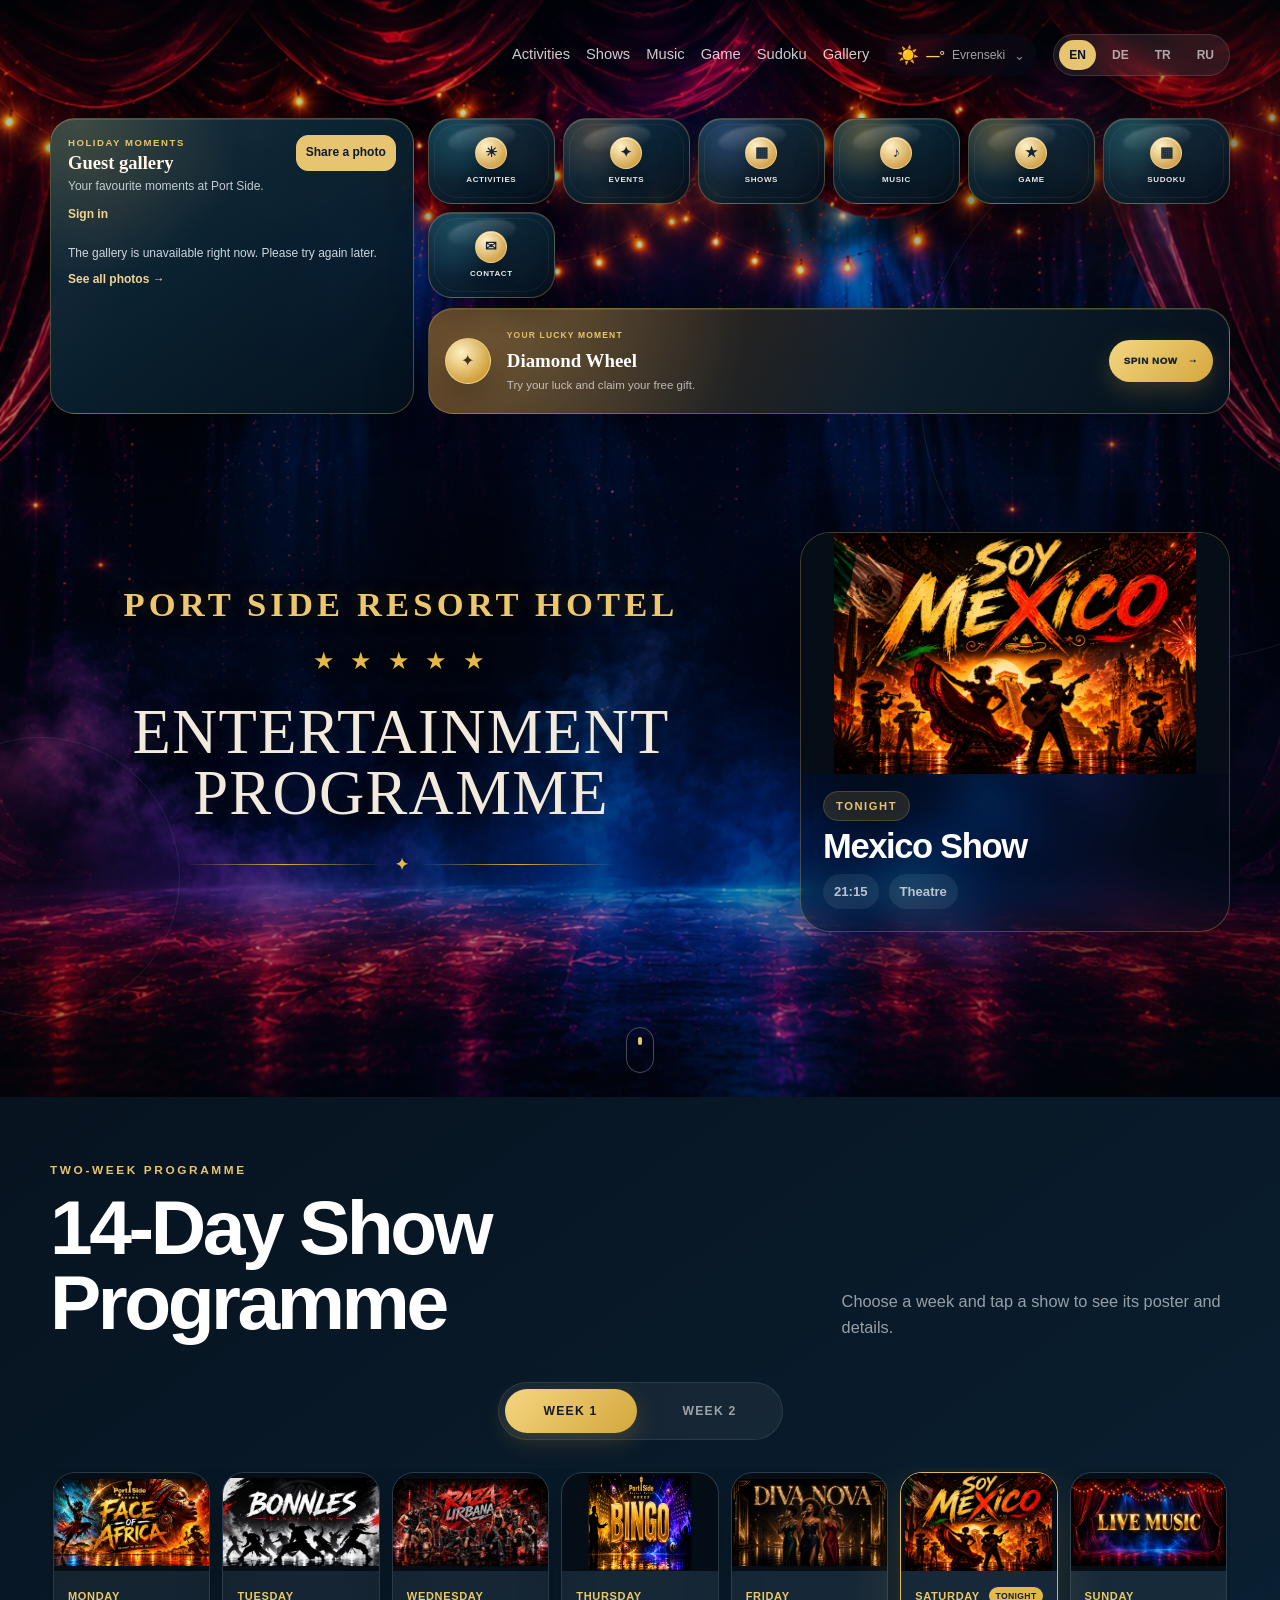
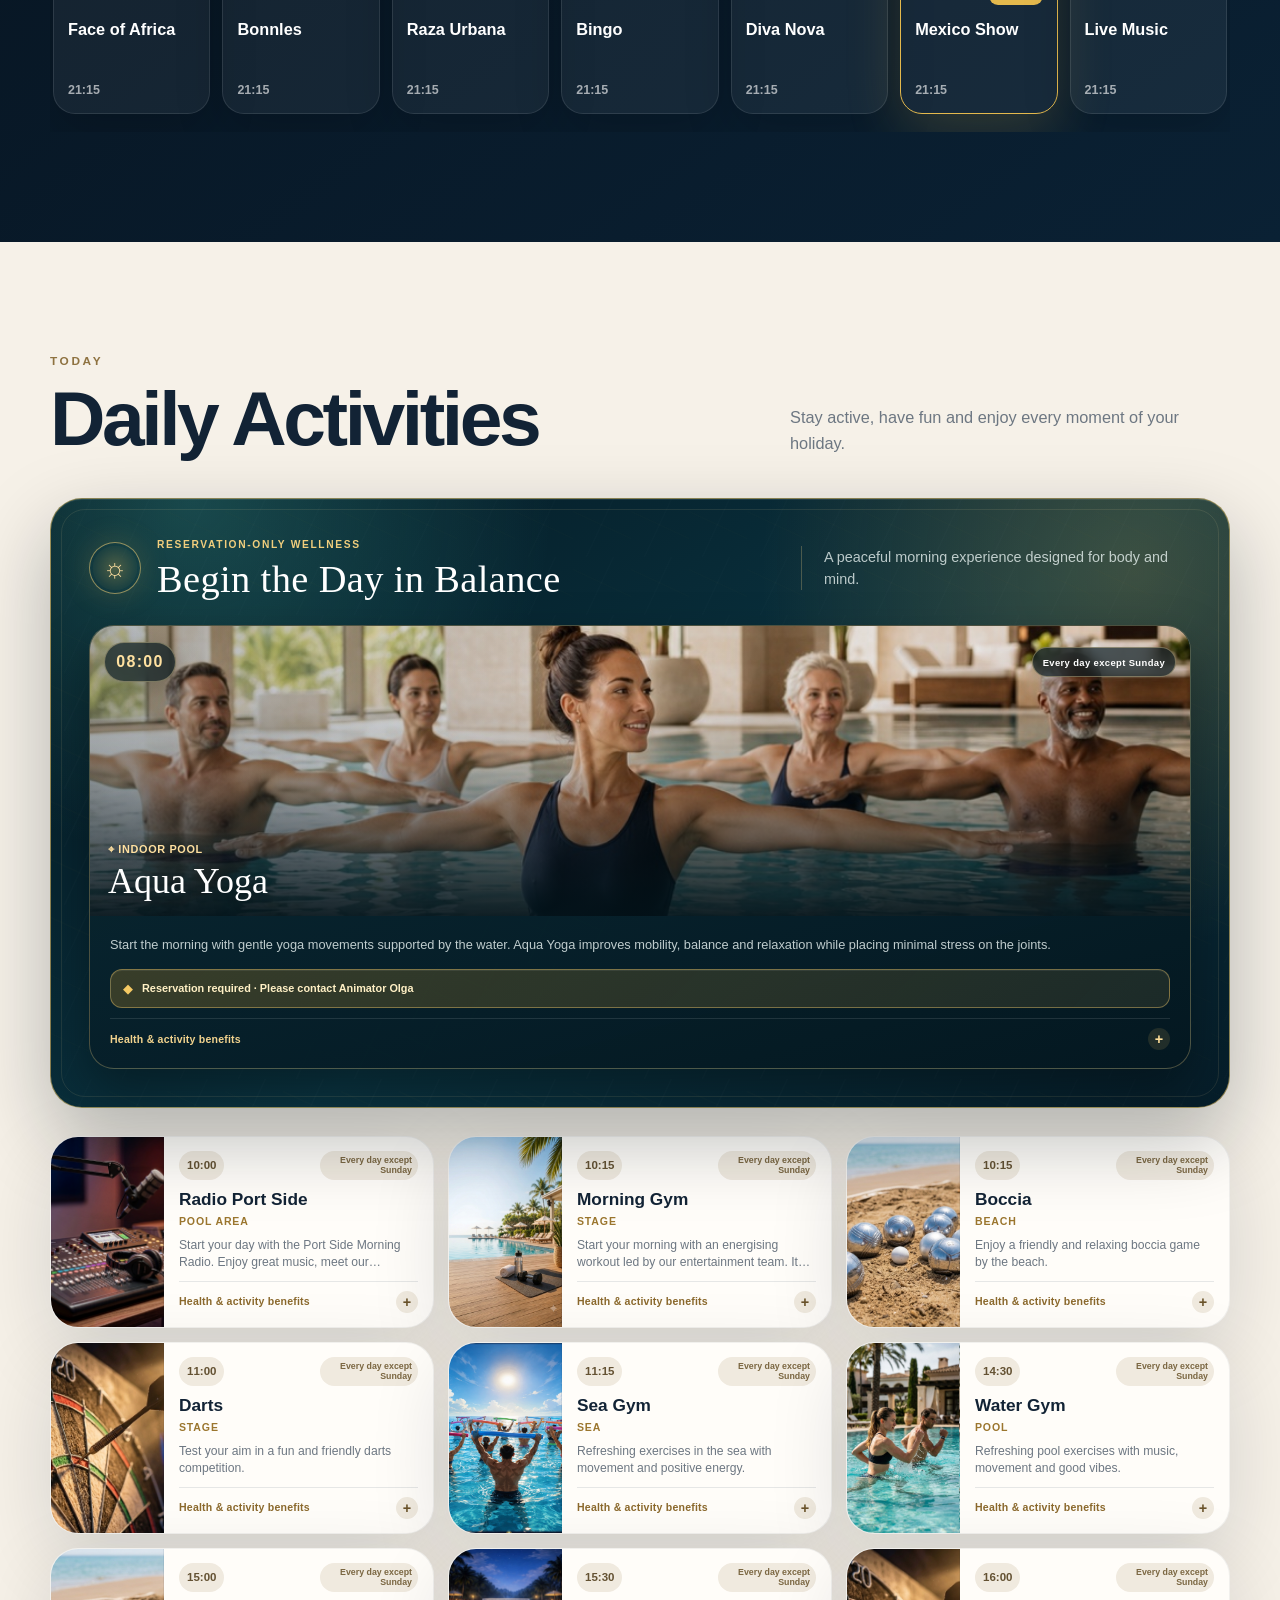
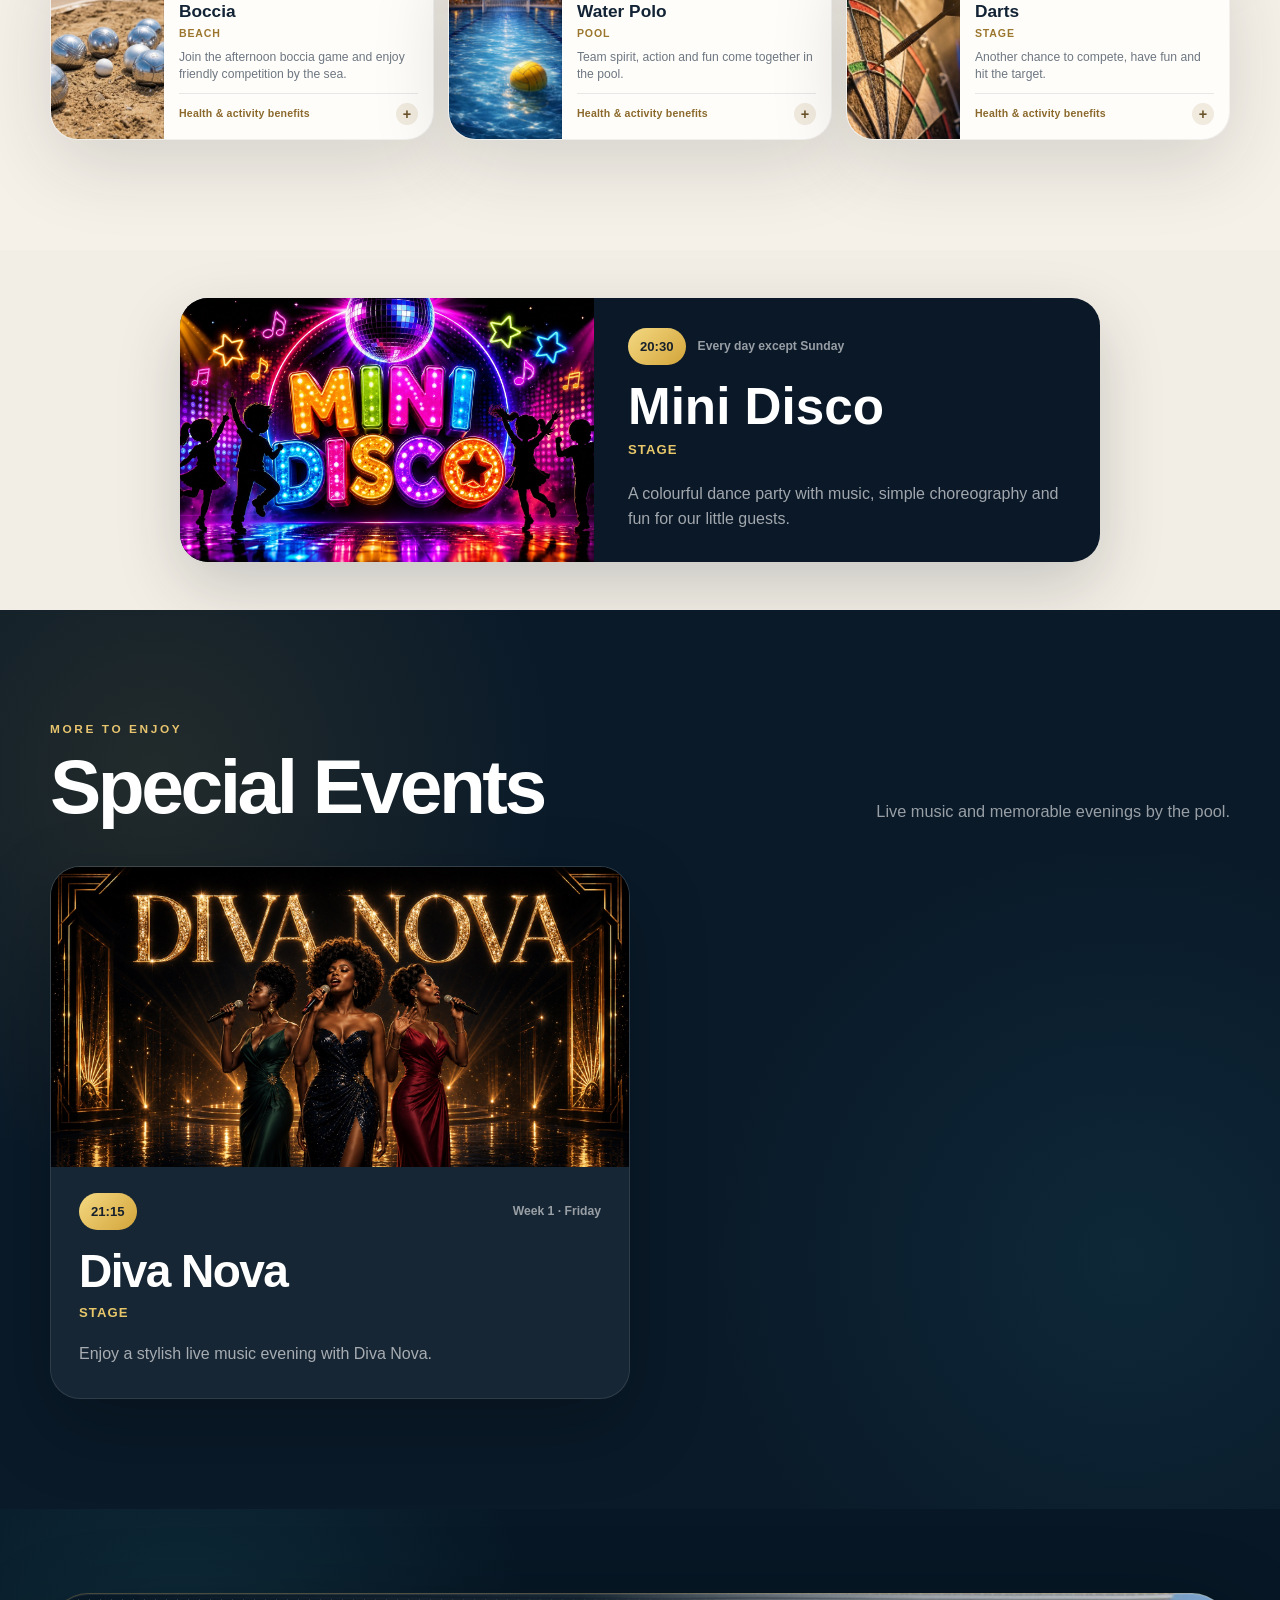
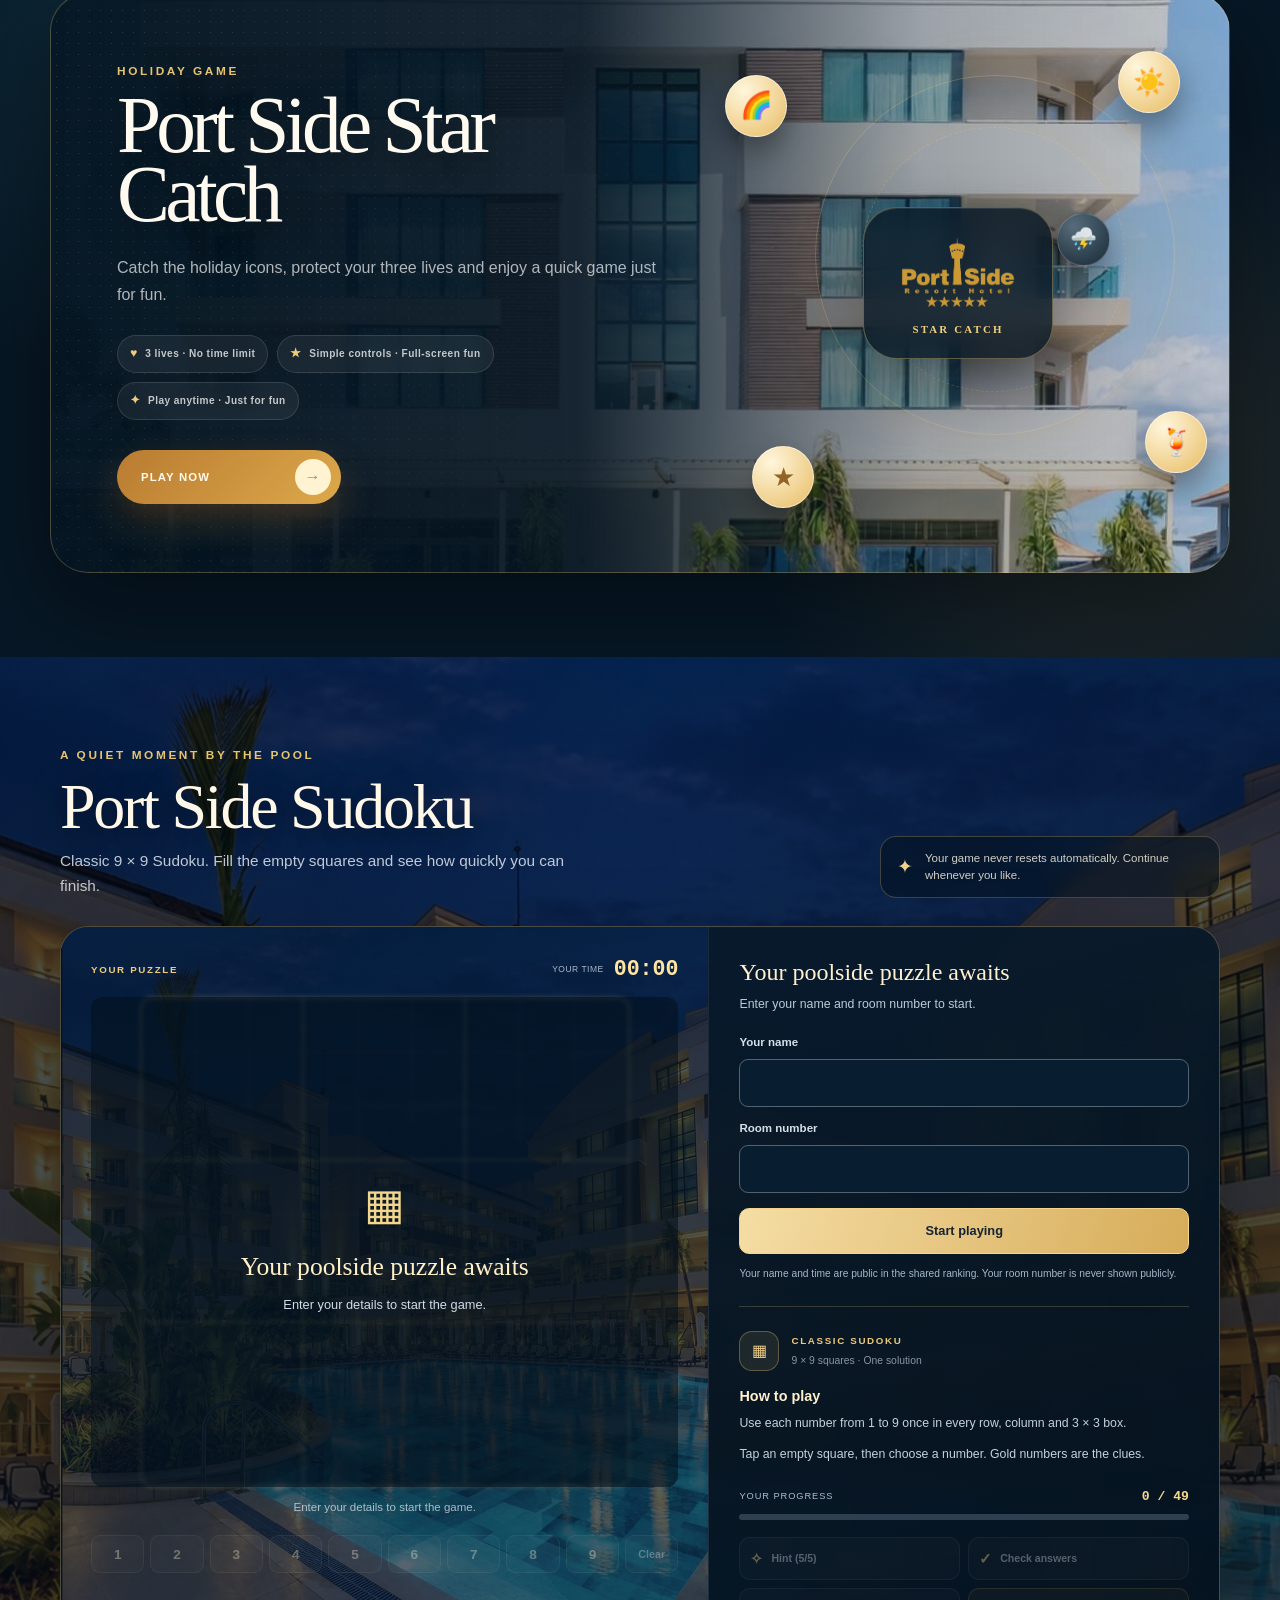
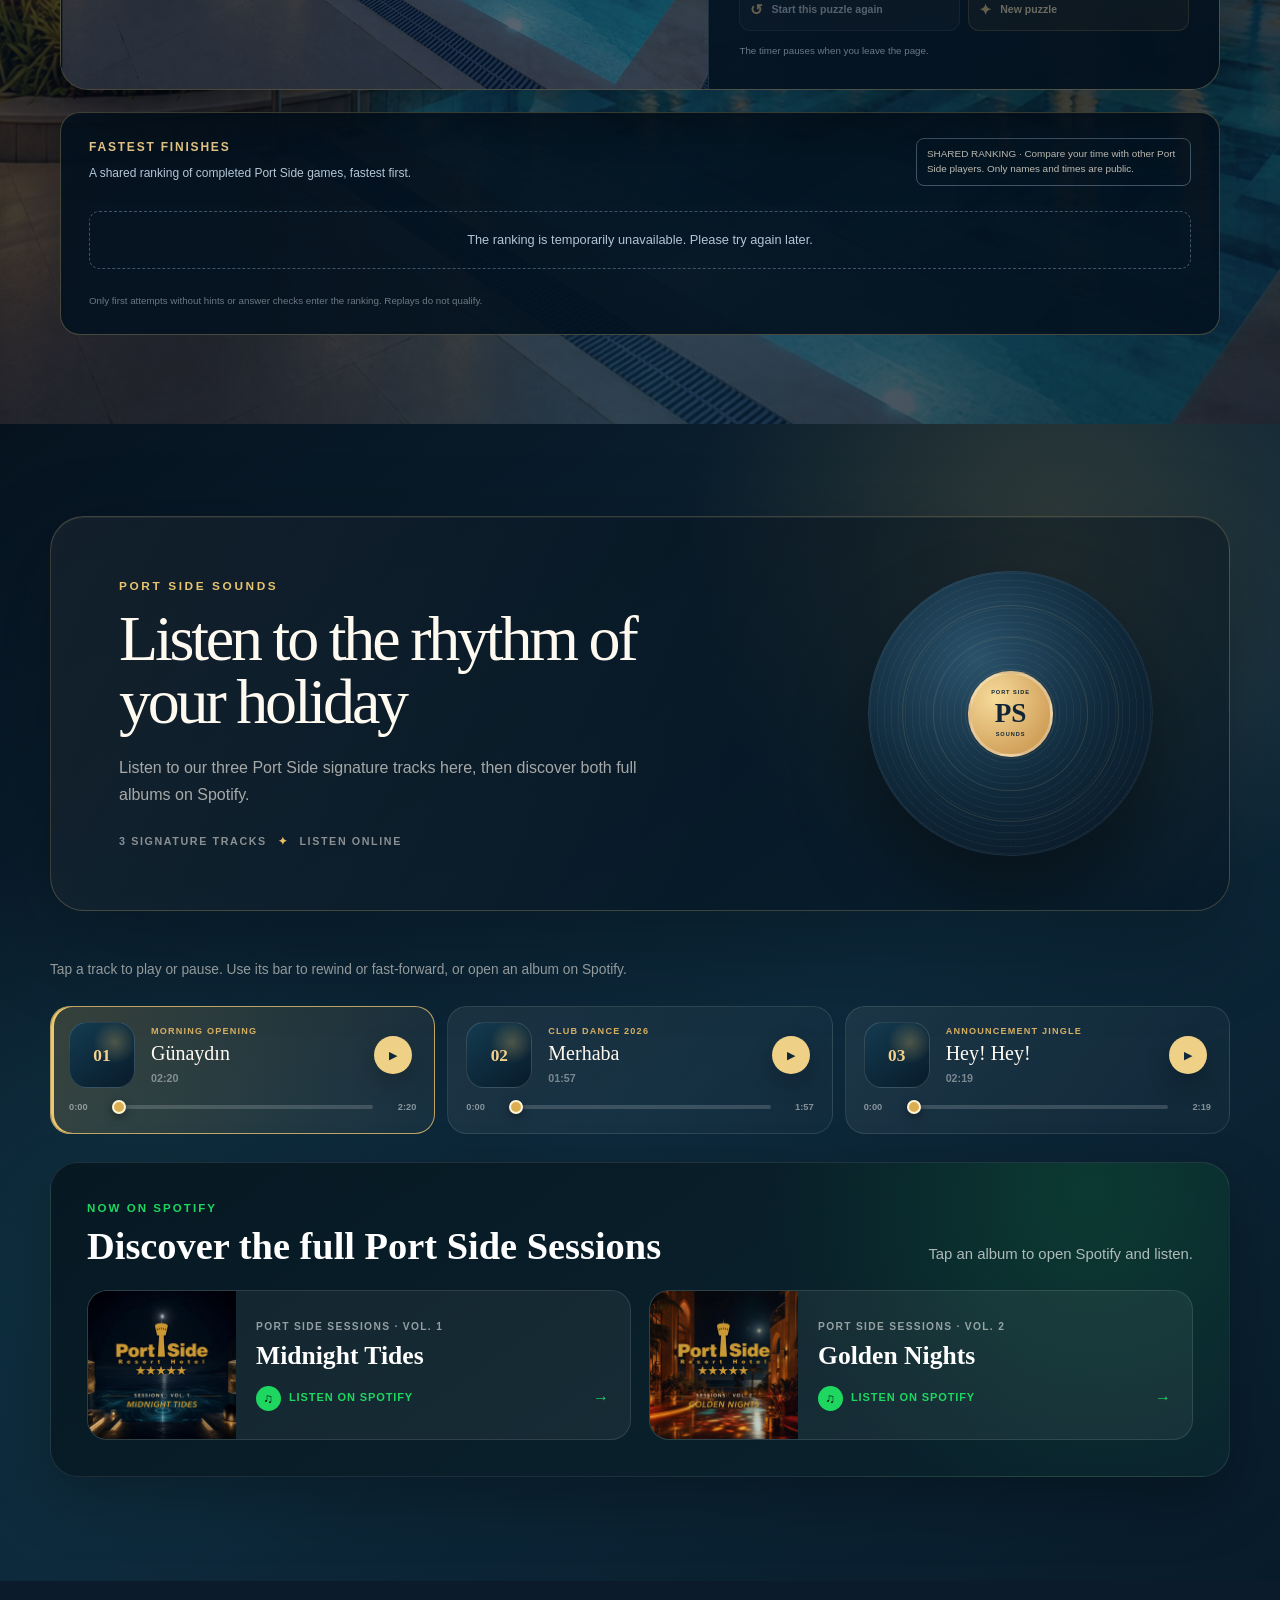
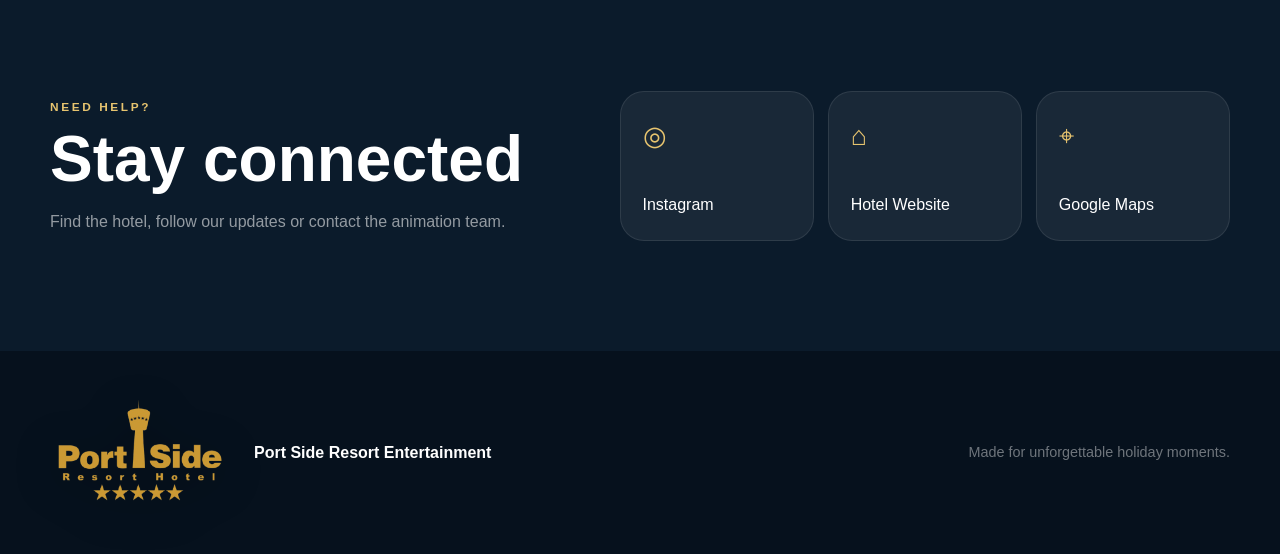
<file: index.html>
<!DOCTYPE html>
<html lang="de">
<head>
  <meta charset="UTF-8" />
  <meta name="viewport" content="width=device-width, initial-scale=1.0" />
  <meta name="theme-color" content="#07131f" />
  <meta name="description" content="Port Side Resort entertainment, daily activities and evening shows." />
  <title>Port Side Resort Entertainment</title>

  <link rel="manifest" href="manifest.json" />
  <link rel="icon" href="logo.png" />
  <link rel="apple-touch-icon" href="logo.png" />
  <link rel="stylesheet" href="style.css?v=59" />
  <link rel="stylesheet" href="gallery.css?v=2" />
</head>
<body>
  <div class="page-glow glow-one"></div>
  <div class="page-glow glow-two"></div>

  <header class="hero" id="home">
    <nav class="nav shell">
      <div class="nav-spacer" aria-hidden="true"></div>

      <div class="nav-actions">
        <a href="#activities" class="nav-link" data-i18n="navActivities">Activities</a>
        <a href="#shows" class="nav-link" data-i18n="navShows">Shows</a>
        <a href="#music" class="nav-link" data-i18n="navMusic">Music</a>
        <a href="#game" class="nav-link" data-i18n="navGame">Game</a>
        <a href="#sudoku" class="nav-link" data-sudoku-i18n="nav">Sudoku</a>
        <a href="#gallery" class="nav-link" data-i18n="navGallery">Gallery</a>

        <div class="nav-weather-wrap">
          <button class="nav-weather" id="weatherToggle" type="button" aria-expanded="false" aria-controls="weatherDetails">
            <span class="nav-weather-icon" id="navWeatherIcon">☀️</span>
            <span class="nav-weather-temp" id="navWeatherTemp">—°</span>
            <span class="nav-weather-place">Evrenseki</span>
            <span class="nav-weather-arrow">⌄</span>
          </button>

          <div class="weather-details" id="weatherDetails" aria-live="polite">
            <div class="weather-details-head">
              <div>
                <strong>Evrenseki · Antalya</strong>
                <span id="weatherConditionSmall">—</span>
              </div>
              <span id="weatherUpdatedSmall">—</span>
            </div>

            <div class="weather-detail-grid">
              <div>
                <span data-i18n="humidity">Humidity</span>
                <strong id="weatherHumidity">—</strong>
              </div>
              <div>
                <span data-i18n="wind">Wind</span>
                <strong id="weatherWind">—</strong>
              </div>
              <div>
                <span data-i18n="sunrise">Sunrise</span>
                <strong id="weatherSunrise">—</strong>
              </div>
              <div>
                <span data-i18n="sunset">Sunset</span>
                <strong id="weatherSunset">—</strong>
              </div>
            </div>
          </div>
        </div>

        <div class="lang-switcher" aria-label="Language selector">
          <button type="button" data-lang="en" class="lang-btn active">EN</button>
          <button type="button" data-lang="de" class="lang-btn">DE</button>
          <button type="button" data-lang="tr" class="lang-btn">TR</button>
          <button type="button" data-lang="ru" class="lang-btn">RU</button>
        </div>
      </div>
    </nav>

    <div class="hero-tools shell">
      <section id="gallery" class="guest-gallery" aria-labelledby="guestGalleryTitle">
        <div class="guest-gallery-heading">
          <div><span class="guest-gallery-kicker" data-gallery-i18n="kicker">UNSERE URLAUBSMOMENTE</span><h2 id="guestGalleryTitle" data-gallery-i18n="title">Gästegalerie</h2></div>
          <button type="button" class="gallery-button gallery-button-small" id="galleryShare" data-gallery-i18n="share">Foto teilen</button>
        </div>
        <p class="guest-gallery-intro" data-gallery-i18n="intro">Eure schönsten Momente im Port Side.</p>
        <div class="guest-gallery-grid" id="galleryLatest"></div>
        <p class="gallery-status" id="galleryStatus" role="status" data-gallery-i18n="loading">Fotos werden geladen…</p>
        <button type="button" class="gallery-text-button" id="galleryAll" data-gallery-i18n="all">Alle Fotos ansehen →</button>
      </section>

      <div class="hero-quick-area">
        <nav class="section-shortcuts section-shortcuts-compact" aria-label="Site sections">
          <div class="section-shortcuts-track">
            <a href="#activities" class="section-shortcut">
              <span class="section-shortcut-icon" aria-hidden="true">☀</span>
              <strong data-i18n="quickActivities">Activities</strong>
            </a>
            <a href="#special-events" class="section-shortcut">
              <span class="section-shortcut-icon" aria-hidden="true">✦</span>
              <strong data-i18n="quickEvents">Events</strong>
            </a>
            <a href="#shows" class="section-shortcut">
              <span class="section-shortcut-icon" aria-hidden="true">▦</span>
              <strong data-i18n="quickProgramme">Shows</strong>
            </a>
            <a href="#music" class="section-shortcut">
              <span class="section-shortcut-icon" aria-hidden="true">♪</span>
              <strong data-i18n="quickMusic">Music</strong>
            </a>
            <a href="#game" class="section-shortcut">
              <span class="section-shortcut-icon" aria-hidden="true">★</span>
              <strong data-i18n="quickGame">Game</strong>
            </a>
            <a href="#sudoku" class="section-shortcut">
              <span class="section-shortcut-icon" aria-hidden="true">▦</span>
              <strong data-sudoku-i18n="quick">Sudoku</strong>
            </a>
            <a href="#contact" class="section-shortcut">
              <span class="section-shortcut-icon" aria-hidden="true">✉</span>
              <strong data-i18n="quickContact">Contact</strong>
            </a>
          </div>
        </nav>

        <article class="wheel-promo">
          <div class="wheel-promo-icon" aria-hidden="true">✦</div>
          <div class="wheel-promo-copy">
            <span data-i18n="wheelKicker">YOUR LUCKY MOMENT</span>
            <strong data-i18n="wheelTitle">Diamond Wheel</strong>
            <p data-i18n="wheelIntro">Try your luck and claim your free gift.</p>
          </div>
          <a class="wheel-promo-button" id="wheelPromoButton" href="https://port-side-star-catch.cream-melon-9853.chatgpt.site/wheel/?lang=de">
            <span data-i18n="wheelButton">SPIN NOW</span>
            <span aria-hidden="true">→</span>
          </a>
        </article>
      </div>
    </div>

    <div class="hero-orb orb-one"></div>
    <div class="hero-orb orb-two"></div>

    <div class="hero-content shell">
      <div class="hero-copy stage-copy">
        <div class="stage-title-wrap">
          <p class="stage-hotel" data-i18n="hotelName">PORT SIDE RESORT HOTEL</p>

          <div class="stage-stars" aria-label="5 stars">★ ★ ★ ★ ★</div>

          <h1 data-i18n="entertainmentProgramme">
            ENTERTAINMENT<br>PROGRAMME
          </h1>

          <div class="stage-ornament">
            <span></span><b>✦</b><span></span>
          </div>

          <aside class="sunday-dayoff-card" id="sundayDayOffNotice" hidden>
            <div class="sunday-dayoff-image">
              <img src="sunday-animation-day-off.jpg" alt="Animation Day Off" />
            </div>
            <div class="sunday-dayoff-copy">
              <span class="sunday-dayoff-kicker" data-i18n="dayOffKicker">SUNDAY NOTICE</span>
              <h2 data-i18n="dayOffTitle">Animation Day Off</h2>
              <p data-i18n="dayOffDescription">
                Our animation team is enjoying its weekly day off today. Daily animation activities will continue tomorrow with the same energy.
              </p>
              <p class="sunday-dayoff-note" data-i18n="dayOffNote">
                Thank you for your understanding. We wish you a relaxing and wonderful Sunday.
              </p>
            </div>
          </aside>
        </div>
      </div>

      <div class="hero-side">
        <article class="tonight-card glass-card">
          <div class="tonight-poster" id="tonightPoster">
            <span class="tonight-poster-text" data-i18n="posterPlaceholder">Tonight's poster will appear here</span>
          </div>

          <div class="tonight-info">
            <span class="show-badge" data-i18n="tonight">TONIGHT</span>
            <h2 id="tonightShowTitle">Tonight's Show</h2>
            <div class="tonight-meta">
              <span id="tonightShowTime">21:15</span>
              <span id="tonightShowLocation" data-i18n="theatre">Theatre</span>
            </div>
          </div>
        </article>
      </div>
    </div>

    <a class="scroll-indicator" href="#activities" aria-label="Scroll to activities">
      <span></span>
    </a>
  </header>

  <main>
    <section id="shows" class="section dark-section">
      <div class="shell">
        <div class="section-heading split-heading">
          <div>
            <p class="section-kicker gold" data-i18n="showProgrammeKicker">TWO-WEEK PROGRAMME</p>
            <h2 data-i18n="showsTitle">14-Day Show Programme</h2>
          </div>
          <p class="section-intro muted" data-i18n="showsIntro">
            Choose a week and tap a show to see its poster and details.
          </p>
        </div>

        <div class="programme-tabs" role="tablist" aria-label="Show programme weeks">
          <button class="programme-tab active" id="week1Tab" type="button" role="tab" data-week="0" aria-selected="true" data-i18n="weekOne">WEEK 1</button>
          <button class="programme-tab" id="week2Tab" type="button" role="tab" data-week="1" aria-selected="false" data-i18n="weekTwo">WEEK 2</button>
        </div>

        <div class="show-programme-grid" id="showProgrammeGrid" role="tabpanel" aria-live="polite"></div>
      </div>
    </section>

    <section id="activities" class="section light-section">
      <div class="shell">
        <div class="section-heading split-heading">
          <div>
            <p class="section-kicker" data-i18n="today">TODAY</p>
            <h2 data-i18n="activitiesTitle">Daily Activities</h2>
          </div>
          <p class="section-intro" data-i18n="activitiesIntro">
            Stay active, have fun and enjoy every moment of your holiday.
          </p>
        </div>

        <div class="wellness-feature" id="wellnessFeature"></div>
        <div class="activity-grid" id="activityGrid"></div>
      </div>
    </section>

    <section id="mini-disco" class="mini-disco-section">
      <div class="shell">
        <article class="mini-disco-strip">
          <div class="mini-disco-image">
            <img src="event-mini-disco.jpg" alt="Mini Disco" />
          </div>
          <div class="mini-disco-content">
            <div class="mini-disco-meta">
              <span class="special-event-time">20:30</span>
              <span data-i18n="exceptSunday">Every day except Sunday</span>
            </div>
            <h2 data-i18n="miniDiscoTitle">Mini Disco</h2>
            <p class="special-event-location" data-i18n="stage">Stage</p>
            <p data-i18n="miniDiscoDesc">A colourful dance party with music and fun for our little guests.</p>
          </div>
        </article>
      </div>
    </section>

    <section id="special-events" class="section special-events-section">
      <div class="shell">
        <div class="section-heading split-heading">
          <div>
            <p class="section-kicker gold" data-i18n="specialEventsKicker">MORE TO ENJOY</p>
            <h2 data-i18n="specialEventsTitle">Special Events</h2>
          </div>
          <p class="section-intro muted" data-i18n="specialEventsIntro">
            Music, dancing and unforgettable holiday moments for every age.
          </p>
        </div>

        <div class="special-events-grid">
          <article
            class="special-event-card happy-hour-event"
            data-hide-after="2026-08-28T00:00:00+03:00"
          >
            <div class="special-event-poster portrait-poster">
              <img src="event-happy-hour.jpg" alt="Happy Hour" />
            </div>
            <div class="special-event-content">
              <div class="special-event-topline">
                <span class="special-event-time">15:30</span>
                <span class="special-event-frequency" data-i18n="everyThursday">Every Thursday</span>
              </div>
              <h3 data-i18n="happyHourTitle">Happy Hour</h3>
              <p class="special-event-location" data-i18n="beachBar">Beach Bar</p>
              <p data-i18n="happyHourDesc">Music at the Beach Bar with DJ, live percussion and saxophone.</p>
              <span class="weather-note" data-i18n="weatherPermitting">Weather permitting</span>
            </div>
          </article>

          <article class="special-event-card">
            <div class="special-event-poster landscape-poster">
              <img src="show-week1-diva-nova.jpg" alt="Diva Nova" />
            </div>
            <div class="special-event-content">
              <div class="special-event-topline">
                <span class="special-event-time">21:15</span>
                <span class="special-event-frequency" data-i18n="weekOneFriday">Week 1 · Friday</span>
              </div>
              <h3>Diva Nova</h3>
              <p class="special-event-location" data-i18n="stage">Stage</p>
              <p data-i18n="divaNovaDesc">Enjoy a stylish live music evening with Diva Nova.</p>
            </div>
          </article>

          <article class="special-event-card" data-hide-after="2026-10-24T00:00:00+03:00">
            <div class="special-event-poster landscape-poster">
              <img src="event-oktoberfest-2026.jpg" alt="Port Side Resort Oktoberfest" />
            </div>
            <div class="special-event-content">
              <div class="special-event-topline">
                <span class="special-event-time" data-i18n="evening">Evening</span>
                <span class="special-event-frequency" data-i18n="oktoberfestDates">2 &amp; 23 October</span>
              </div>
              <h3 data-i18n="oktoberfestTitle">Oktoberfest</h3>
              <p class="special-event-location" data-i18n="poolArea">Pool Area</p>
              <p data-i18n="oktoberfestDesc">Join us for a special Oktoberfest evening at Port Side Resort with a festive Bavarian atmosphere.</p>
            </div>
          </article>
        </div>
      </div>
    </section>

    <section id="game" class="game-invite-section">
      <div class="shell">
        <article class="game-invite-card">
          <div class="game-invite-copy">
            <p class="section-kicker gold" data-i18n="gameKicker">HOLIDAY GAME</p>
            <h2 data-i18n="gameTitle">Port Side Star Catch</h2>
            <p class="game-invite-intro" data-i18n="gameIntro">
              Catch the holiday icons, protect your three lives and enjoy a quick game just for fun.
            </p>

            <div class="game-rule-list">
              <span><b aria-hidden="true">♥</b><strong data-i18n="gameRuleLives">3 lives · No time limit</strong></span>
              <span><b aria-hidden="true">★</b><strong data-i18n="gameRuleFullscreen">Simple controls · Full-screen fun</strong></span>
              <span><b aria-hidden="true">✦</b><strong data-i18n="gameRuleAnytime">Play anytime · Just for fun</strong></span>
            </div>

            <a class="game-launch-button" href="https://port-side-star-catch.cream-melon-9853.chatgpt.site">
              <span data-i18n="gameButton">PLAY NOW</span>
              <span aria-hidden="true">→</span>
            </a>
          </div>

          <div class="game-invite-visual" aria-hidden="true">
            <div class="game-preview-halo halo-a"></div>
            <div class="game-preview-halo halo-b"></div>
            <span class="game-preview-item rainbow">🌈</span>
            <span class="game-preview-item sun">☀️</span>
            <span class="game-preview-item cocktail">🍹</span>
            <span class="game-preview-item star">★</span>
            <span class="game-preview-item storm">⛈️</span>
            <div class="game-preview-logo">
              <img src="hotel-logo-gold.png" alt="" />
              <strong>STAR CATCH</strong>
            </div>
          </div>
        </article>
      </div>
    </section>

    <section id="sudoku" class="sudoku-section" aria-labelledby="sudokuTitle">
      <div class="shell sudoku-shell">
        <div class="sudoku-heading">
          <div>
            <p class="section-kicker gold" data-sudoku-i18n="kicker">A QUIET MOMENT BY THE POOL</p>
            <h2 id="sudokuTitle" data-sudoku-i18n="title">Port Side Sudoku</h2>
            <p class="sudoku-intro" data-sudoku-i18n="intro">Classic 9 × 9 Sudoku. Fill the empty squares and see how quickly you can finish.</p>
          </div>
          <div class="sudoku-daily-note">
            <span aria-hidden="true">✦</span>
            <p data-sudoku-i18n="saveNote">Your game never resets automatically. Continue whenever you like.</p>
          </div>
        </div>

        <div class="sudoku-card">
          <div class="sudoku-board-panel">
            <div class="sudoku-board-topline">
              <span class="sudoku-board-label" data-sudoku-i18n="boardLabel">YOUR PUZZLE</span>
              <div class="sudoku-clock"><span data-sudoku-i18n="timeLabel">YOUR TIME</span><strong id="sudokuTimer">00:00</strong><button id="sudokuPause" type="button" data-sudoku-i18n="pause" hidden>Pause</button></div>
            </div>
            <div class="sudoku-board-wrap is-locked" id="sudokuBoardWrap">
              <div class="sudoku-grid" id="sudokuGrid" role="grid" aria-label="Sudoku board" aria-describedby="sudokuStatus"></div>
              <div class="sudoku-board-overlay" id="sudokuBoardOverlay">
                <span aria-hidden="true">▦</span><strong id="sudokuOverlayTitle"></strong><p id="sudokuOverlayNote"></p>
                <button type="button" class="sudoku-start-button" id="sudokuResume" data-sudoku-i18n="resume" hidden>Continue game</button>
              </div>
            </div>
            <div class="sudoku-status" id="sudokuStatus" role="status" aria-live="polite"></div>
            <div class="sudoku-number-pad" id="sudokuNumberPad" aria-label="Number pad"></div>
            <div class="sudoku-result" id="sudokuResult" hidden><span data-sudoku-i18n="resultTitle">PUZZLE COMPLETE</span><strong id="sudokuResultTime"></strong></div>
          </div>

          <aside class="sudoku-controls">
            <form id="sudokuJoinForm" class="sudoku-join-form">
              <h3 data-sudoku-i18n="joinTitle">Your poolside puzzle awaits</h3>
              <p data-sudoku-i18n="joinIntro">Enter your name and room number to start.</p>
              <label for="sudokuPlayerInput" data-sudoku-i18n="nameLabel">Your name</label>
              <input id="sudokuPlayerInput" name="sudokuName" type="text" maxlength="30" autocomplete="given-name" required />
              <label for="sudokuRoomInput" data-sudoku-i18n="roomLabel">Room number</label>
              <input id="sudokuRoomInput" name="sudokuRoom" type="text" maxlength="8" autocomplete="off" required />
              <p id="sudokuJoinError" class="sudoku-form-error" role="alert" hidden></p>
              <button class="sudoku-start-button" type="submit" data-sudoku-i18n="start">Start playing</button>
              <small data-sudoku-i18n="privacy">Only your name and time appear in the ranking. Your room number is not shown.</small>
            </form>
            <div class="sudoku-player-bar" id="sudokuPlayerBar" hidden>
              <div><span data-sudoku-i18n="playerLabel">PLAYER</span><strong id="sudokuPlayerName"></strong></div>
              <button class="sudoku-text-button" id="sudokuChangePlayer" type="button" data-sudoku-i18n="changePlayer">Change player</button>
            </div>
            <div class="sudoku-control-heading">
              <span class="sudoku-control-icon" aria-hidden="true">▦</span>
              <div>
                <p data-sudoku-i18n="classicLabel">CLASSIC SUDOKU</p>
                <small data-sudoku-i18n="classicHelp">9 × 9 squares · One solution</small>
              </div>
            </div>
            <div class="sudoku-rules">
              <h3 data-sudoku-i18n="howToPlay">How to play</h3>
              <p data-sudoku-i18n="rules">Use each number from 1 to 9 once in every row, column and 3 × 3 box.</p>
              <p data-sudoku-i18n="inputHelp">Tap an empty square, then choose a number below. Gold numbers are the clues.</p>
            </div>
            <div class="sudoku-progress">
              <span data-sudoku-i18n="progressLabel">YOUR PROGRESS</span>
              <strong id="sudokuProgressText"></strong>
              <progress id="sudokuProgress" value="0" max="81" aria-label="Sudoku progress"></progress>
            </div>

            <div class="sudoku-action-list">
              <button class="sudoku-action-button" id="sudokuHint" type="button" disabled><span aria-hidden="true">✧</span><span data-sudoku-i18n="hint">Give me a hint</span></button>
              <button class="sudoku-action-button" id="sudokuCheck" type="button" disabled><span aria-hidden="true">✓</span><span data-sudoku-i18n="check">Check my answers</span></button>
              <button class="sudoku-action-button" id="sudokuRestart" type="button" disabled><span aria-hidden="true">↺</span><span data-sudoku-i18n="restart">Start this puzzle again</span></button>
              <button class="sudoku-action-button sudoku-action-new" id="sudokuNew" type="button" disabled><span aria-hidden="true">✦</span><span data-sudoku-i18n="newGame">New combination</span></button>
            </div>
            <p class="sudoku-local-note" data-sudoku-i18n="timerNote">The timer pauses when you leave the page.</p>
            <p id="sudokuStorageWarning" class="sudoku-form-error" data-sudoku-i18n="storageWarning" hidden>Progress could not be saved. Keep this page open to continue.</p>
          </aside>
        </div>
        <div class="sudoku-leaderboard">
          <div class="sudoku-leaderboard-heading"><div><h3 data-sudoku-i18n="leaderboardTitle">FASTEST FINISHES</h3><p data-sudoku-i18n="leaderboardIntro">Completed games, ranked by time.</p></div><span class="sudoku-demo-label" data-sudoku-i18n="localNote">SHARED RANKING · Only names and times are public.</span></div>
          <p id="sudokuLeaderboardEmpty" data-sudoku-i18n="leaderboardEmpty">No finished games yet. Be the first!</p>
          <table id="sudokuLeaderboardTable" hidden><thead><tr><th scope="col" data-sudoku-i18n="rankHeader">Rank</th><th scope="col" data-sudoku-i18n="nameHeader">Name</th><th scope="col" data-sudoku-i18n="timeHeader">Time</th></tr></thead><tbody id="sudokuLeaderboardBody"></tbody></table>
          <p class="sudoku-local-note" data-sudoku-i18n="scoreNote">First attempts without hints or answer checks enter the ranking.</p>
        </div>
      </div>
    </section>

    <dialog class="show-modal" id="showModal" aria-labelledby="showModalTitle">
      <button class="show-modal-close" id="showModalClose" type="button" aria-label="Close">×</button>
      <div class="show-modal-poster" id="showModalPoster">
        <span data-i18n="posterComingSoon">Poster coming soon</span>
      </div>
      <div class="show-modal-content">
        <span class="show-badge" id="showModalDay">MONDAY</span>
        <h3 id="showModalTitle">Show</h3>
        <p id="showModalDescription"></p>
        <div class="show-modal-time">
          <span data-i18n="timeLabel">TIME</span>
          <strong id="showModalTime">21:15</strong>
        </div>
      </div>
    </dialog>

    <section id="music" class="music-library-section">
      <div class="shell">
        <div class="music-library-hero">
          <div class="music-library-copy">
            <p class="section-kicker gold" data-i18n="musicKicker">PORT SIDE SOUNDS</p>
            <h2 data-i18n="musicTitle">Listen to the rhythm of your holiday</h2>
            <p data-i18n="musicIntro">Listen to our three Port Side signature tracks here, then discover both full albums on Spotify.</p>
            <div class="music-library-meta">
              <span data-i18n="musicTrackCount">3 SIGNATURE TRACKS</span>
              <span aria-hidden="true">✦</span>
              <span data-i18n="musicListenOnly">LISTEN ONLINE</span>
            </div>
          </div>

          <div class="music-library-disc" aria-hidden="true">
            <div class="music-library-rings"></div>
            <div class="music-library-label">
              <small>PORT SIDE</small>
              <strong>PS</strong>
              <span>SOUNDS</span>
            </div>
          </div>
        </div>

        <div class="music-library-toolbar">
          <p data-i18n="musicCollectionHint">Choose a track or open an album on Spotify.</p>
        </div>

        <div class="music-track-grid">
          <article class="music-track-card active" data-main-track="0" data-music-category="signature">
            <button class="music-track-toggle" type="button" data-track-toggle="0" aria-pressed="false">
              <span class="music-track-number">01</span>
              <span class="music-track-copy"><small data-i18n="musicMorningType">MORNING OPENING</small><strong>Günaydın</strong><em>02:20</em></span>
              <span class="music-track-play" aria-hidden="true">▶</span>
            </button>
            <div class="music-track-seek-wrap">
              <span data-track-current="0">0:00</span>
              <input class="music-track-seek" data-main-seek="0" type="range" min="0" max="100" step="0.1" value="0" aria-label="Günaydın track position" />
              <span>2:20</span>
            </div>
          </article>
          <article class="music-track-card" data-main-track="1" data-music-category="signature">
            <button class="music-track-toggle" type="button" data-track-toggle="1" aria-pressed="false">
              <span class="music-track-number">02</span>
              <span class="music-track-copy"><small data-i18n="musicClubType">CLUB DANCE 2026</small><strong>Merhaba</strong><em>01:57</em></span>
              <span class="music-track-play" aria-hidden="true">▶</span>
            </button>
            <div class="music-track-seek-wrap">
              <span data-track-current="1">0:00</span>
              <input class="music-track-seek" data-main-seek="1" type="range" min="0" max="100" step="0.1" value="0" aria-label="Merhaba track position" />
              <span>1:57</span>
            </div>
          </article>
          <article class="music-track-card" data-main-track="2" data-music-category="signature">
            <button class="music-track-toggle" type="button" data-track-toggle="2" aria-pressed="false">
              <span class="music-track-number">03</span>
              <span class="music-track-copy"><small data-i18n="musicAnonsType">ANNOUNCEMENT JINGLE</small><strong>Hey! Hey!</strong><em>02:19</em></span>
              <span class="music-track-play" aria-hidden="true">▶</span>
            </button>
            <div class="music-track-seek-wrap">
              <span data-track-current="2">0:00</span>
              <input class="music-track-seek" data-main-seek="2" type="range" min="0" max="100" step="0.1" value="0" aria-label="Hey! Hey! track position" />
              <span>2:19</span>
            </div>
          </article>
        </div>

        <audio id="mainMusicAudio" preload="metadata" controlsList="nodownload noplaybackrate" disablePictureInPicture></audio>

        <section class="spotify-collection" aria-labelledby="spotifyCollectionTitle">
          <div class="spotify-collection-heading">
            <div>
              <p class="spotify-kicker" data-i18n="spotifyKicker">NOW ON SPOTIFY</p>
              <h3 id="spotifyCollectionTitle" data-i18n="spotifyTitle">Discover the full Port Side Sessions</h3>
            </div>
            <p data-i18n="spotifyIntro">Tap an album to open Spotify and listen.</p>
          </div>

          <div class="spotify-album-grid">
            <a class="spotify-album-card" href="https://open.spotify.com/intl-tr/album/64u5HgMMze9xzkSp4jM4E4?si=cgeeK0NfR_Wn69G534lNKw" target="_blank" rel="noopener noreferrer">
              <img src="spotify-midnight-tides.jpg" alt="Port Side Sessions, Vol. 1: Midnight Tides" loading="lazy">
              <span class="spotify-album-copy">
                <small>PORT SIDE SESSIONS · VOL. 1</small>
                <strong>Midnight Tides</strong>
                <span class="spotify-open"><span aria-hidden="true">♫</span><span data-i18n="spotifyListen">LISTEN ON SPOTIFY</span><b aria-hidden="true">→</b></span>
              </span>
            </a>

            <a class="spotify-album-card" href="https://open.spotify.com/intl-tr/album/3mgCXVR6hGPjkL4NmuDcLR?si=LwRLTn-NQbqN0eRDutttLQ" target="_blank" rel="noopener noreferrer">
              <img src="spotify-golden-nights.jpg" alt="Port Side Sessions, Vol. 2: Golden Nights" loading="lazy">
              <span class="spotify-album-copy">
                <small>PORT SIDE SESSIONS · VOL. 2</small>
                <strong>Golden Nights</strong>
                <span class="spotify-open"><span aria-hidden="true">♫</span><span data-i18n="spotifyListen">LISTEN ON SPOTIFY</span><b aria-hidden="true">→</b></span>
              </span>
            </a>
          </div>
        </section>
      </div>
    </section>

    <section id="contact" class="section contact-section">
      <div class="shell contact-shell">
        <div>
          <p class="section-kicker gold" data-i18n="help">NEED HELP?</p>
          <h2 data-i18n="contactTitle">Stay connected</h2>
          <p data-i18n="contactText">
            Find the hotel, follow our updates or contact the animation team.
          </p>
        </div>

        <div class="contact-grid">
          <a href="https://www.instagram.com/portsideresort/" class="contact-card" target="_blank" rel="noopener noreferrer">
            <span class="contact-icon">◎</span>
            <span>Instagram</span>
          </a>
          <a href="https://sideporthotel.com/" class="contact-card" target="_blank" rel="noopener noreferrer">
            <span class="contact-icon">⌂</span>
            <span data-i18n="hotelWebsite">Hotel Website</span>
          </a>
          <a href="https://www.google.com/maps/search/?api=1&amp;query=36.8080896%2C31.3445881" class="contact-card" target="_blank" rel="noopener noreferrer">
            <span class="contact-icon">⌖</span>
            <span>Google Maps</span>
          </a>
        </div>
      </div>
    </section>
  </main>

  <footer>
    <div class="shell footer-content">
      <img src="hotel-logo-gold.png" alt="Port Side Resort Hotel" class="footer-logo" />
      <p>Port Side Resort Entertainment</p>
      <p class="footer-note" data-i18n="footerNote">Made for unforgettable holiday moments.</p>
    </div>
  </footer>

  <script src="script.js?v=58"></script>
  <script src="gallery-config.js?v=1"></script>
  <script src="gallery-frames.js?v=1"></script>
  <script src="gallery.js?v=2"></script>
  <script src="sudoku-config.js?v=1"></script>
  <script src="sudoku-i18n.js?v=3"></script>
  <script src="sudoku.js?v=6"></script>
  <script src="music/main-player.js?v=52"></script>
  <!-- Cloudflare Web Analytics -->
  <script type="module" src="https://static.cloudflareinsights.com/beacon.min.js" data-cf-beacon='{"token":"b261336548f84659b75d9956d52f6413"}'></script>
  <!-- End Cloudflare Web Analytics -->
  <!-- GoatCounter Analytics -->
  <script data-goatcounter="https://portsideresort.goatcounter.com/count" async src="https://gc.zgo.at/count.js"></script>
  <!-- End GoatCounter Analytics -->
</body>
</html>
</file>
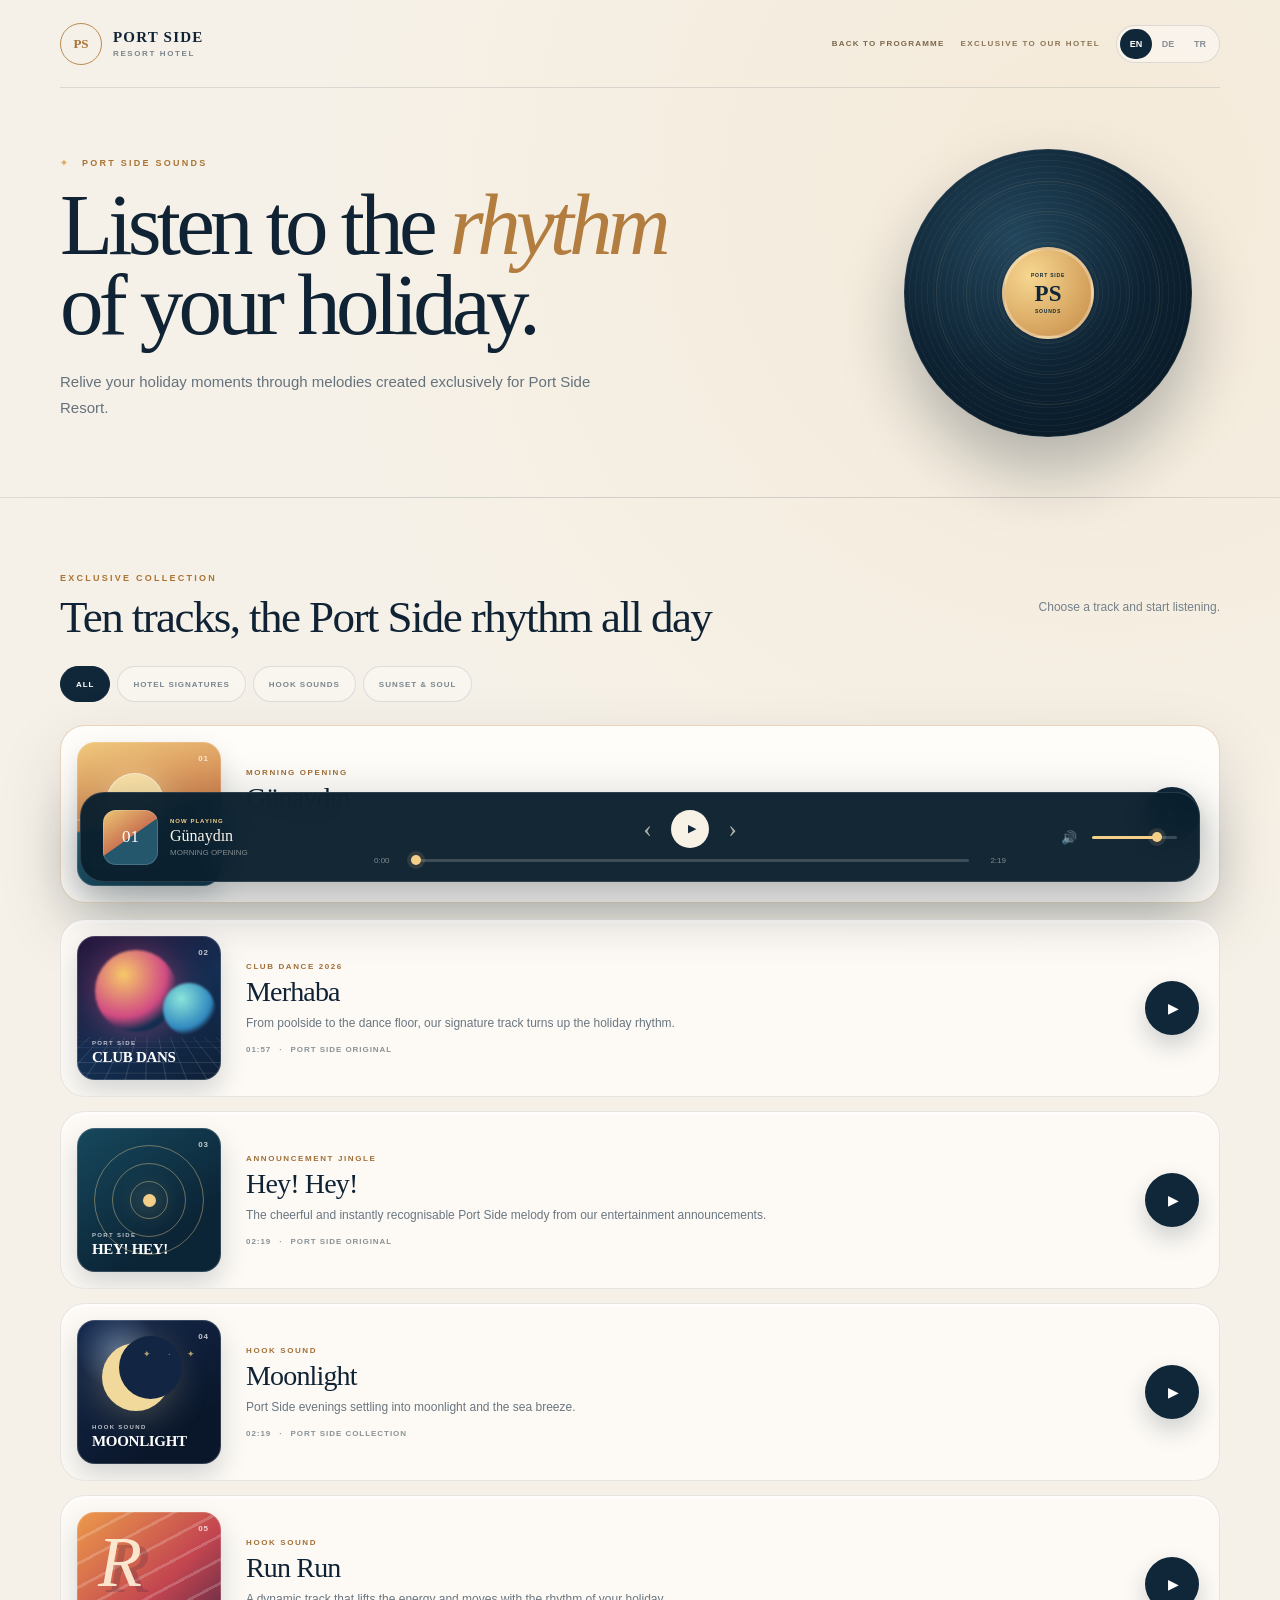
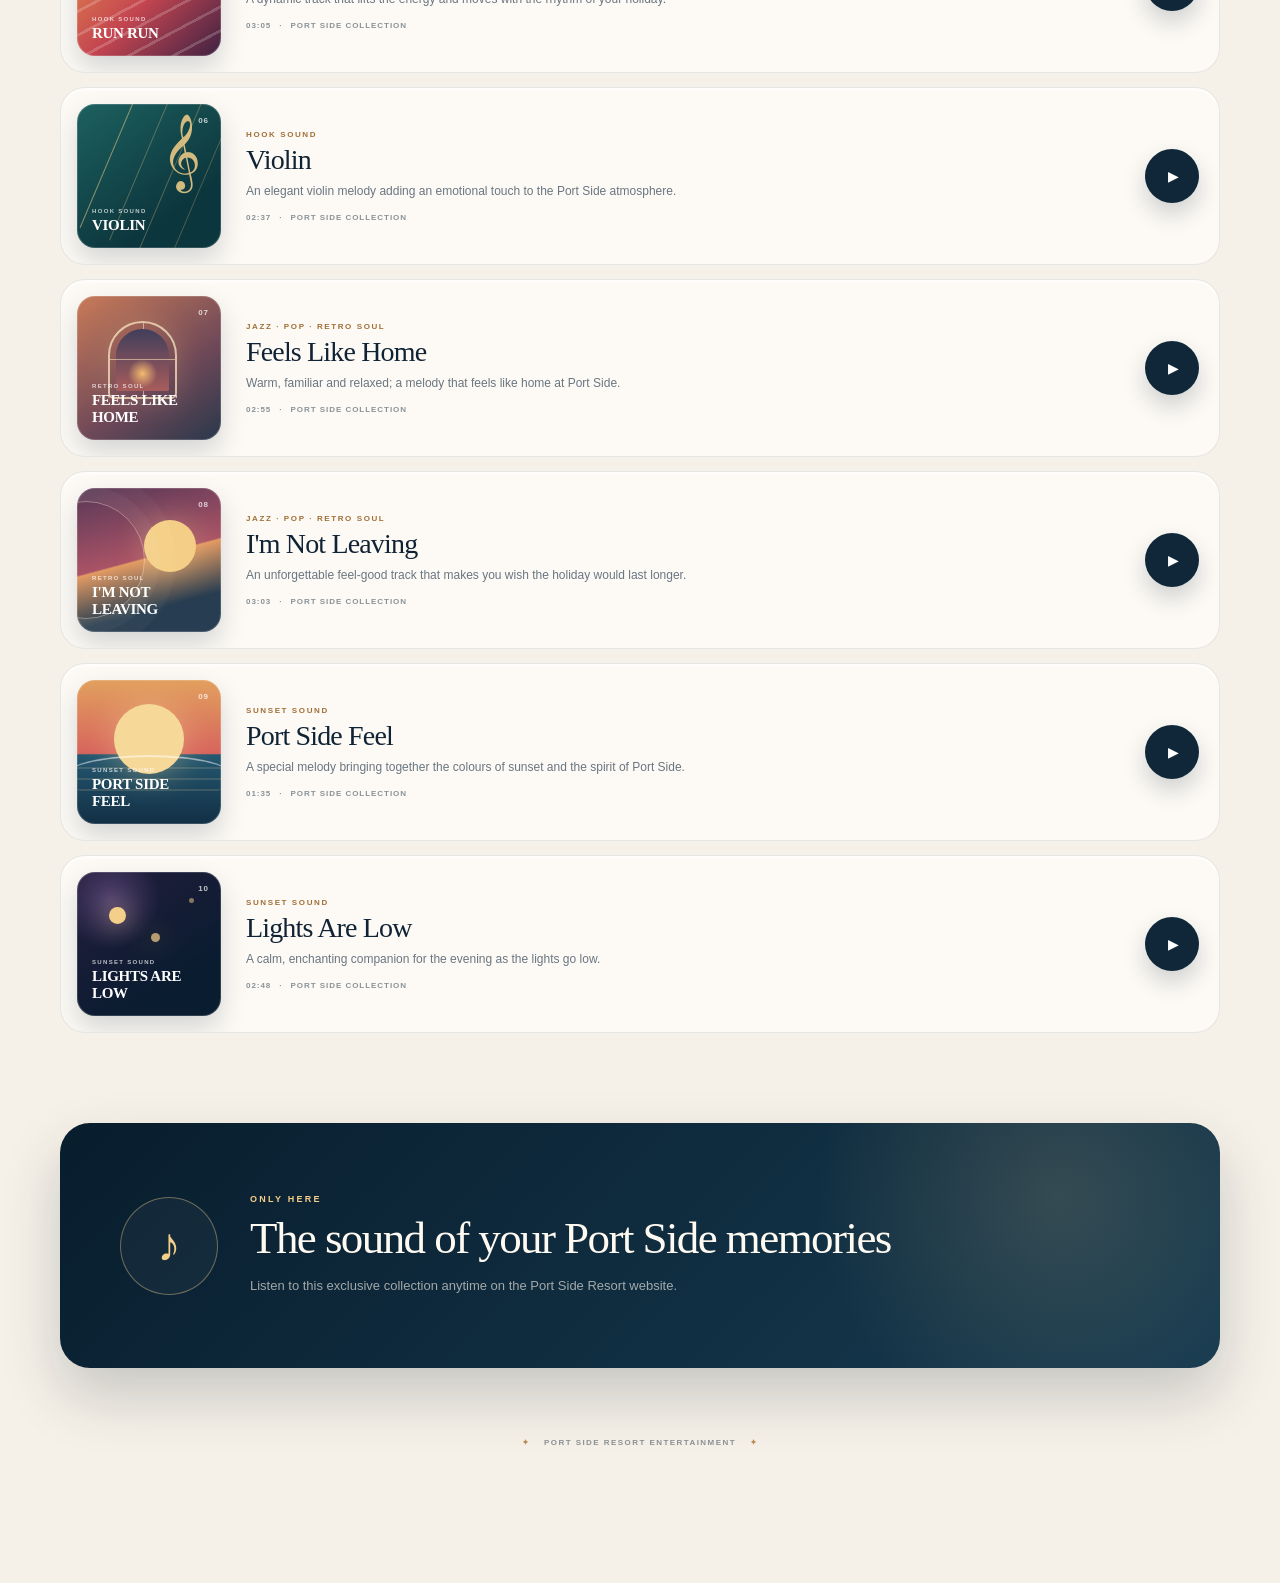
<file: music/index.html>
<!doctype html>
<html lang="tr">
  <head>
    <meta charset="UTF-8" />
    <meta name="viewport" content="width=device-width, initial-scale=1, viewport-fit=cover" />
    <meta name="theme-color" content="#10273a" />
    <meta name="description" content="Port Side Resort exclusive music collection." />
    <title>Port Side Sounds</title>
    <link rel="icon" href="../logo.png" />
    <link rel="stylesheet" href="./style.css" />
  </head>
  <body>
    <main class="page-shell">
      <header class="site-header">
        <a class="brand" href="../" aria-label="Port Side Resort Hotel">
          <span class="brand-mark" aria-hidden="true">PS</span>
          <span class="brand-copy">
            <strong>PORT SIDE</strong>
            <small>RESORT HOTEL</small>
          </span>
        </a>

        <div class="header-actions">
          <a class="back-link" href="../" data-i18n="backProgramme">PROGRAMA DÖN</a>
          <span class="exclusive-label" data-i18n="exclusive">OTELİMİZE ÖZEL</span>
          <div class="language-picker" aria-label="Dil seçimi">
            <button type="button" data-lang="EN">EN</button>
            <button type="button" data-lang="DE">DE</button>
            <button type="button" data-lang="TR" class="active" aria-pressed="true">TR</button>
          </div>
        </div>
      </header>

      <section class="hero" id="top">
        <div class="hero-copy">
          <p class="eyebrow"><span aria-hidden="true">✦</span> <span data-i18n="eyebrow">PORT SIDE SOUNDS</span></p>
          <h1 data-i18n="headline">Tatilin <em>ritmini</em> dinleyin.</h1>
          <p class="hero-description" data-i18n="description">
            Port Side Resort'a özel hazırlanan melodilerle tatil anılarınızı yeniden yaşayın.
          </p>
        </div>

        <div class="hero-disc" aria-hidden="true">
          <div class="disc-rings"></div>
          <div class="disc-label">
            <span>PORT SIDE</span>
            <b>PS</b>
            <small>SOUNDS</small>
          </div>
        </div>
      </section>

      <section class="collection" aria-labelledby="collectionTitle">
        <div class="section-heading">
          <div>
            <p class="eyebrow" data-i18n="collectionEyebrow">ÖZEL KOLEKSİYON</p>
            <h2 id="collectionTitle" data-i18n="collectionTitle">On parça, tüm gün Port Side ritmi</h2>
          </div>
          <p data-i18n="collectionHint">Bir parça seçin ve dinlemeye başlayın.</p>
        </div>

        <div class="collection-filters" aria-label="Müzik kategorileri">
          <button class="active" type="button" data-filter="all" data-i18n="filterAll">TÜMÜ</button>
          <button type="button" data-filter="signature" data-i18n="filterSignature">HOTEL İMZALARI</button>
          <button type="button" data-filter="hook" data-i18n="filterHook">HOOK SOUNDS</button>
          <button type="button" data-filter="sunset" data-i18n="filterSunset">SUNSET &amp; SOUL</button>
        </div>

        <div class="track-list">
          <article class="track-card active" data-track="0" data-category="signature">
            <div class="cover cover-morning" aria-hidden="true">
              <div class="morning-sun"></div>
              <div class="morning-horizon"></div>
              <span class="cover-number">01</span>
              <div class="cover-title"><small>PORT SIDE</small><strong>GÜNAYDIN</strong></div>
            </div>
            <div class="track-copy">
              <p class="track-type" data-i18n="morningType">SABAH AÇILIŞI</p>
              <h3>Günaydın</h3>
              <p data-i18n="morningDescription">Güne Port Side enerjisiyle başlatan sıcacık sabah melodisi.</p>
              <div class="track-meta"><span>02:20</span><span aria-hidden="true">·</span><span>PORT SIDE ORIGINAL</span></div>
            </div>
            <button class="card-play" type="button" data-play-track="0" aria-label="Günaydın parçasını oynat">
              <span class="play-glyph" aria-hidden="true">▶</span>
              <span class="pause-glyph" aria-hidden="true">❚❚</span>
            </button>
            <div class="card-equalizer" aria-hidden="true">
              <i></i><i></i><i></i><i></i><i></i>
            </div>
          </article>

          <article class="track-card" data-track="1" data-category="signature">
            <div class="cover cover-club" aria-hidden="true">
              <div class="club-orb orb-one"></div>
              <div class="club-orb orb-two"></div>
              <div class="club-grid"></div>
              <span class="cover-number">02</span>
              <div class="cover-title"><small>PORT SIDE</small><strong>CLUB DANS</strong></div>
            </div>
            <div class="track-copy">
              <p class="track-type" data-i18n="clubType">CLUB DANSI 2026</p>
              <h3>Merhaba</h3>
              <p data-i18n="clubDescription">Havuz başından dans pistine, tatilin temposunu yükselten imza parçamız.</p>
              <div class="track-meta"><span>01:57</span><span aria-hidden="true">·</span><span>PORT SIDE ORIGINAL</span></div>
            </div>
            <button class="card-play" type="button" data-play-track="1" aria-label="Club Dans Merhaba parçasını oynat">
              <span class="play-glyph" aria-hidden="true">▶</span>
              <span class="pause-glyph" aria-hidden="true">❚❚</span>
            </button>
            <div class="card-equalizer" aria-hidden="true">
              <i></i><i></i><i></i><i></i><i></i>
            </div>
          </article>

          <article class="track-card" data-track="2" data-category="signature">
            <div class="cover cover-anons" aria-hidden="true">
              <div class="broadcast-ring ring-one"></div>
              <div class="broadcast-ring ring-two"></div>
              <div class="broadcast-ring ring-three"></div>
              <div class="broadcast-dot"></div>
              <span class="cover-number">03</span>
              <div class="cover-title"><small>PORT SIDE</small><strong>HEY! HEY!</strong></div>
            </div>
            <div class="track-copy">
              <p class="track-type" data-i18n="anonsType">ANONS JINGLE</p>
              <h3>Hey! Hey!</h3>
              <p data-i18n="anonsDescription">Animasyon anonslarımızın neşeli ve hemen tanınan Port Side melodisi.</p>
              <div class="track-meta"><span>02:19</span><span aria-hidden="true">·</span><span>PORT SIDE ORIGINAL</span></div>
            </div>
            <button class="card-play" type="button" data-play-track="2" aria-label="Anons Jingle Hey Hey parçasını oynat">
              <span class="play-glyph" aria-hidden="true">▶</span>
              <span class="pause-glyph" aria-hidden="true">❚❚</span>
            </button>
            <div class="card-equalizer" aria-hidden="true">
              <i></i><i></i><i></i><i></i><i></i>
            </div>
          </article>

          <article class="track-card" data-track="3" data-category="hook">
            <div class="cover cover-moonlight" aria-hidden="true">
              <div class="cover-moon"></div>
              <div class="cover-stars">✦ · ✦</div>
              <span class="cover-number">04</span>
              <div class="cover-title"><small>HOOK SOUND</small><strong>MOONLIGHT</strong></div>
            </div>
            <div class="track-copy">
              <p class="track-type" data-i18n="moonlightType">HOOK SOUND</p>
              <h3>Moonlight</h3>
              <p data-i18n="moonlightDescription">Ay ışığı ve deniz esintisiyle sakinleşen Port Side akşamları.</p>
              <div class="track-meta"><span>02:19</span><span aria-hidden="true">·</span><span>PORT SIDE COLLECTION</span></div>
            </div>
            <button class="card-play" type="button" data-play-track="3" aria-label="Moonlight parçasını oynat">
              <span class="play-glyph" aria-hidden="true">▶</span><span class="pause-glyph" aria-hidden="true">❚❚</span>
            </button>
            <div class="card-equalizer" aria-hidden="true"><i></i><i></i><i></i><i></i><i></i></div>
          </article>

          <article class="track-card" data-track="4" data-category="hook">
            <div class="cover cover-run" aria-hidden="true">
              <div class="run-lines"></div>
              <div class="run-mark">R</div>
              <span class="cover-number">05</span>
              <div class="cover-title"><small>HOOK SOUND</small><strong>RUN RUN</strong></div>
            </div>
            <div class="track-copy">
              <p class="track-type" data-i18n="runType">HOOK SOUND</p>
              <h3>Run Run</h3>
              <p data-i18n="runDescription">Hareketi ve enerjiyi yükselten, tatil temposuna eşlik eden dinamik parça.</p>
              <div class="track-meta"><span>03:05</span><span aria-hidden="true">·</span><span>PORT SIDE COLLECTION</span></div>
            </div>
            <button class="card-play" type="button" data-play-track="4" aria-label="Run Run parçasını oynat">
              <span class="play-glyph" aria-hidden="true">▶</span><span class="pause-glyph" aria-hidden="true">❚❚</span>
            </button>
            <div class="card-equalizer" aria-hidden="true"><i></i><i></i><i></i><i></i><i></i></div>
          </article>

          <article class="track-card" data-track="5" data-category="hook">
            <div class="cover cover-violin" aria-hidden="true">
              <div class="violin-strings"></div>
              <div class="violin-mark">𝄞</div>
              <span class="cover-number">06</span>
              <div class="cover-title"><small>HOOK SOUND</small><strong>VIOLIN</strong></div>
            </div>
            <div class="track-copy">
              <p class="track-type" data-i18n="violinType">HOOK SOUND</p>
              <h3>Violin</h3>
              <p data-i18n="violinDescription">Port Side atmosferine zarif ve duygulu bir dokunuş katan keman melodisi.</p>
              <div class="track-meta"><span>02:37</span><span aria-hidden="true">·</span><span>PORT SIDE COLLECTION</span></div>
            </div>
            <button class="card-play" type="button" data-play-track="5" aria-label="Violin parçasını oynat">
              <span class="play-glyph" aria-hidden="true">▶</span><span class="pause-glyph" aria-hidden="true">❚❚</span>
            </button>
            <div class="card-equalizer" aria-hidden="true"><i></i><i></i><i></i><i></i><i></i></div>
          </article>

          <article class="track-card" data-track="6" data-category="sunset">
            <div class="cover cover-home" aria-hidden="true">
              <div class="home-window"><span></span></div>
              <span class="cover-number">07</span>
              <div class="cover-title"><small>RETRO SOUL</small><strong>FEELS LIKE HOME</strong></div>
            </div>
            <div class="track-copy">
              <p class="track-type" data-i18n="homeType">JAZZ · POP · RETRO SOUL</p>
              <h3>Feels Like Home</h3>
              <p data-i18n="homeDescription">Sıcak, tanıdık ve rahat; Port Side'da evinizde hissettiren bir melodi.</p>
              <div class="track-meta"><span>02:55</span><span aria-hidden="true">·</span><span>PORT SIDE COLLECTION</span></div>
            </div>
            <button class="card-play" type="button" data-play-track="6" aria-label="Feels Like Home parçasını oynat">
              <span class="play-glyph" aria-hidden="true">▶</span><span class="pause-glyph" aria-hidden="true">❚❚</span>
            </button>
            <div class="card-equalizer" aria-hidden="true"><i></i><i></i><i></i><i></i><i></i></div>
          </article>

          <article class="track-card" data-track="7" data-category="sunset">
            <div class="cover cover-leaving" aria-hidden="true">
              <div class="leaving-sun"></div>
              <div class="leaving-arc"></div>
              <span class="cover-number">08</span>
              <div class="cover-title"><small>RETRO SOUL</small><strong>I'M NOT LEAVING</strong></div>
            </div>
            <div class="track-copy">
              <p class="track-type" data-i18n="leavingType">JAZZ · POP · RETRO SOUL</p>
              <h3>I'm Not Leaving</h3>
              <p data-i18n="leavingDescription">Tatil biraz daha sürsün dedirten, keyifli ve unutulmaz bir Port Side parçası.</p>
              <div class="track-meta"><span>03:03</span><span aria-hidden="true">·</span><span>PORT SIDE COLLECTION</span></div>
            </div>
            <button class="card-play" type="button" data-play-track="7" aria-label="I'm Not Leaving parçasını oynat">
              <span class="play-glyph" aria-hidden="true">▶</span><span class="pause-glyph" aria-hidden="true">❚❚</span>
            </button>
            <div class="card-equalizer" aria-hidden="true"><i></i><i></i><i></i><i></i><i></i></div>
          </article>

          <article class="track-card" data-track="8" data-category="sunset">
            <div class="cover cover-feel" aria-hidden="true">
              <div class="feel-sun"></div>
              <div class="feel-sea"></div>
              <span class="cover-number">09</span>
              <div class="cover-title"><small>SUNSET SOUND</small><strong>PORT SIDE FEEL</strong></div>
            </div>
            <div class="track-copy">
              <p class="track-type" data-i18n="feelType">SUNSET SOUND</p>
              <h3>Port Side Feel</h3>
              <p data-i18n="feelDescription">Gün batımının renkleri ve Port Side ruhunu bir araya getiren özel melodi.</p>
              <div class="track-meta"><span>01:35</span><span aria-hidden="true">·</span><span>PORT SIDE COLLECTION</span></div>
            </div>
            <button class="card-play" type="button" data-play-track="8" aria-label="Port Side Feel parçasını oynat">
              <span class="play-glyph" aria-hidden="true">▶</span><span class="pause-glyph" aria-hidden="true">❚❚</span>
            </button>
            <div class="card-equalizer" aria-hidden="true"><i></i><i></i><i></i><i></i><i></i></div>
          </article>

          <article class="track-card" data-track="9" data-category="sunset">
            <div class="cover cover-lights" aria-hidden="true">
              <div class="low-light light-one"></div>
              <div class="low-light light-two"></div>
              <div class="low-light light-three"></div>
              <span class="cover-number">10</span>
              <div class="cover-title"><small>SUNSET SOUND</small><strong>LIGHTS ARE LOW</strong></div>
            </div>
            <div class="track-copy">
              <p class="track-type" data-i18n="lightsType">SUNSET SOUND</p>
              <h3>Lights Are Low</h3>
              <p data-i18n="lightsDescription">Işıklar azalırken akşamın sakin ve büyülü atmosferine eşlik eder.</p>
              <div class="track-meta"><span>02:48</span><span aria-hidden="true">·</span><span>PORT SIDE COLLECTION</span></div>
            </div>
            <button class="card-play" type="button" data-play-track="9" aria-label="Lights Are Low parçasını oynat">
              <span class="play-glyph" aria-hidden="true">▶</span><span class="pause-glyph" aria-hidden="true">❚❚</span>
            </button>
            <div class="card-equalizer" aria-hidden="true"><i></i><i></i><i></i><i></i><i></i></div>
          </article>
        </div>
      </section>

      <section class="listening-note">
        <span class="note-icon" aria-hidden="true">♪</span>
        <div>
          <p class="eyebrow" data-i18n="noteEyebrow">SADECE BURADA</p>
          <h2 data-i18n="noteTitle">Port Side anılarınızın sesi</h2>
          <p data-i18n="noteText">Bu özel koleksiyonu Port Side Resort web sitesinden dilediğiniz zaman dinleyebilirsiniz.</p>
        </div>
      </section>

      <footer class="site-footer">
        <span aria-hidden="true">✦</span>
        <p>PORT SIDE RESORT ENTERTAINMENT</p>
        <span aria-hidden="true">✦</span>
      </footer>

      <section class="player-dock" id="playerDock" aria-label="Müzik oynatıcı" oncontextmenu="return false">
        <div class="player-track">
          <div class="mini-cover mini-morning" id="miniCover" aria-hidden="true"><span>01</span></div>
          <div class="now-playing">
            <span data-i18n="nowPlaying">ŞİMDİ ÇALIYOR</span>
            <strong id="playerTitle">Günaydın</strong>
            <small id="playerSubtitle">Sabah Açılışı</small>
          </div>
        </div>

        <div class="player-center">
          <div class="player-controls">
            <button type="button" id="previousButton" aria-label="Önceki parça">‹</button>
            <button class="main-play" type="button" id="mainPlayButton" aria-label="Oynat">
              <span class="play-glyph" aria-hidden="true">▶</span>
              <span class="pause-glyph" aria-hidden="true">❚❚</span>
            </button>
            <button type="button" id="nextButton" aria-label="Sonraki parça">›</button>
          </div>
          <div class="progress-wrap">
            <span id="currentTime">0:00</span>
            <input id="progressRange" type="range" min="0" max="100" step="0.1" value="0" aria-label="Parça ilerlemesi" />
            <span id="durationTime">2:20</span>
          </div>
        </div>

        <div class="volume-control">
          <button type="button" id="muteButton" aria-label="Sesi kapat"><span id="volumeIcon" aria-hidden="true">🔊</span></button>
          <input id="volumeRange" type="range" min="0" max="1" step="0.05" value="0.8" aria-label="Ses seviyesi" />
        </div>

        <audio id="audioPlayer" preload="metadata" controlsList="nodownload noplaybackrate" disablePictureInPicture></audio>
      </section>
    </main>

    <script src="./player.js"></script>
  </body>
</html>
</file>
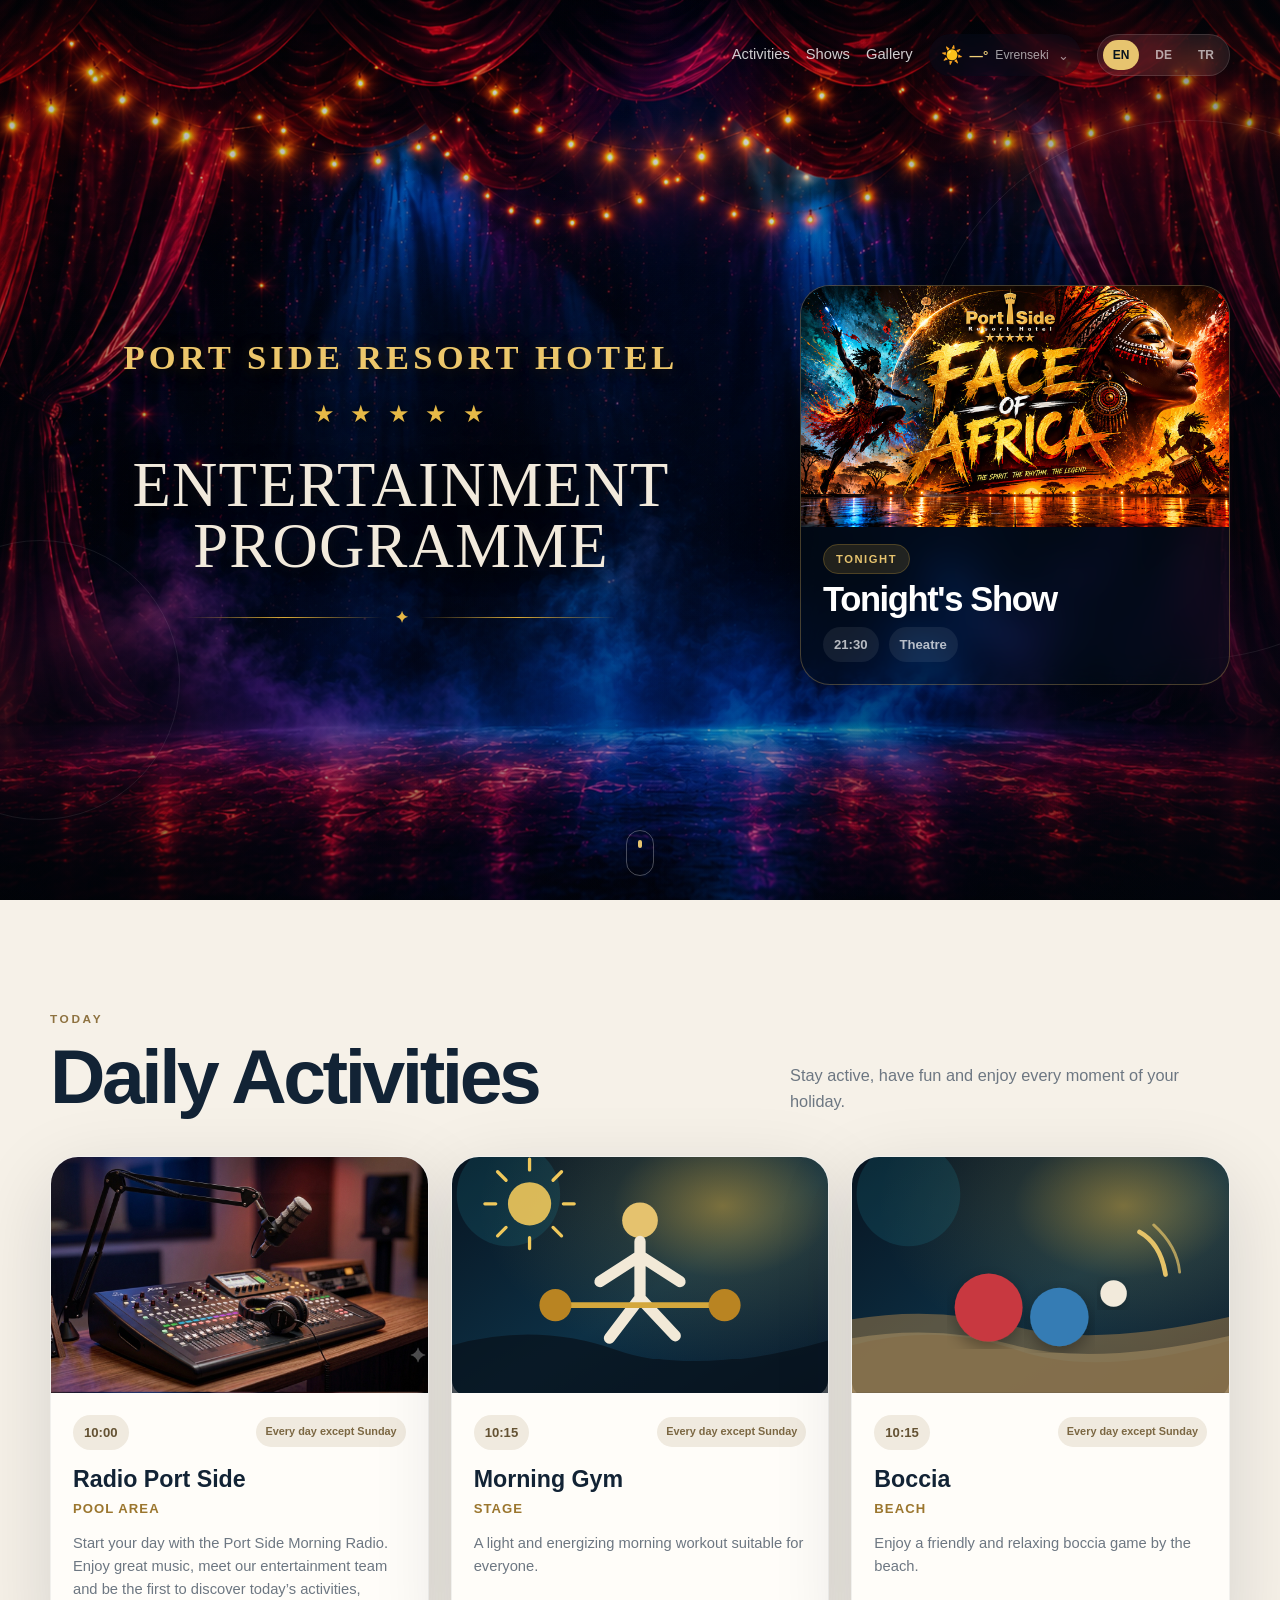
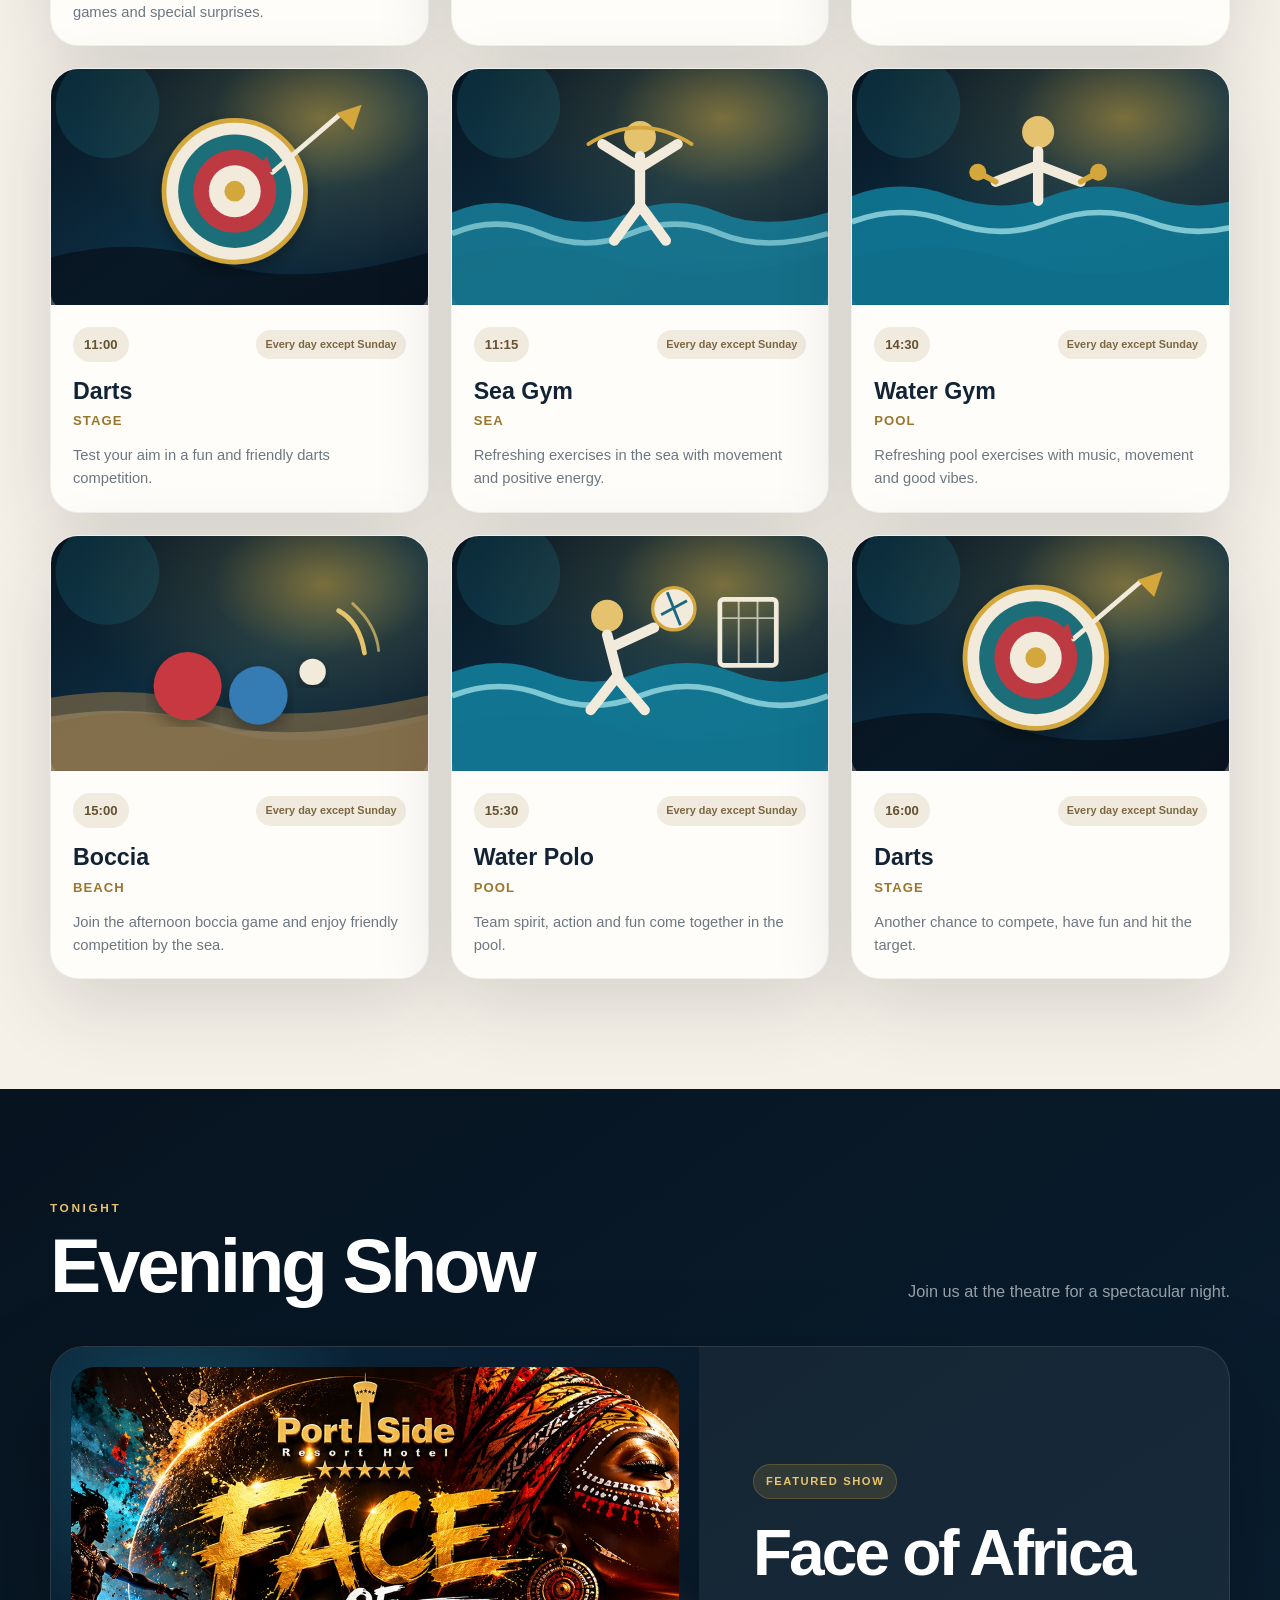
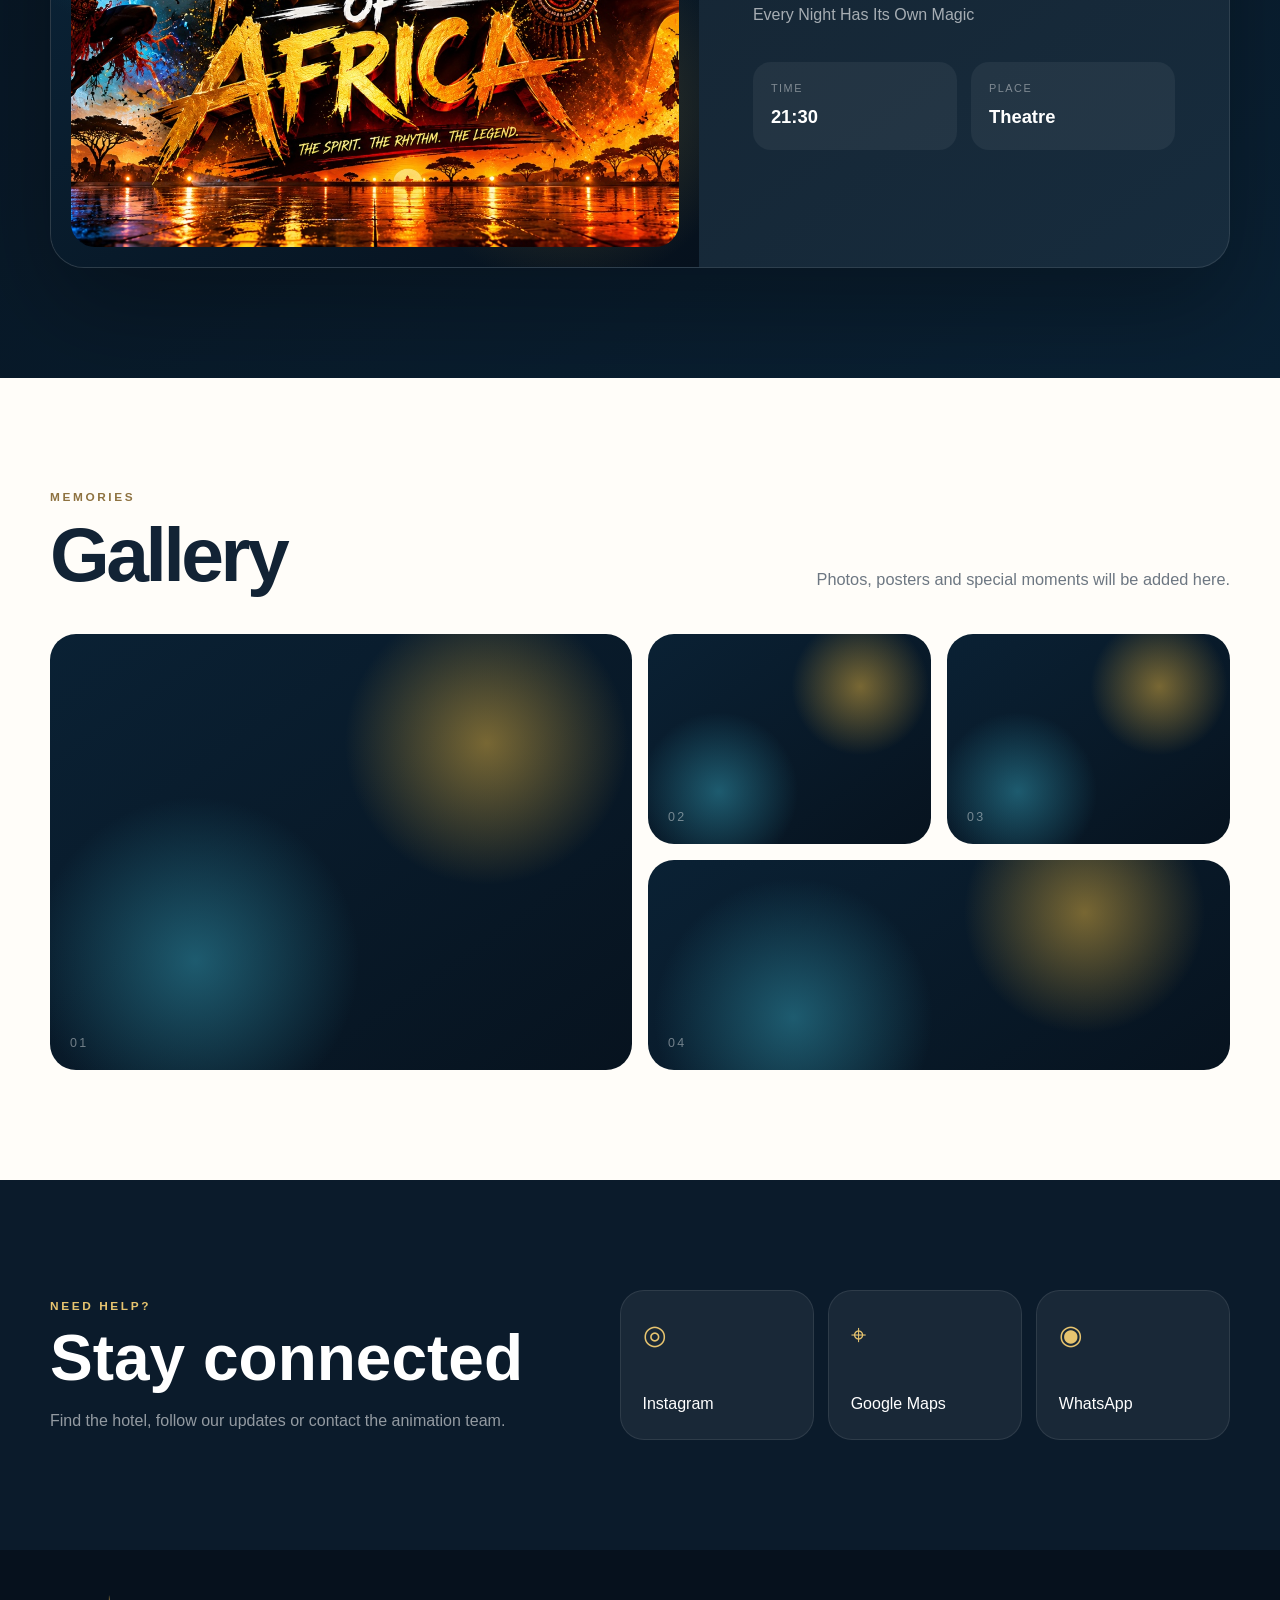
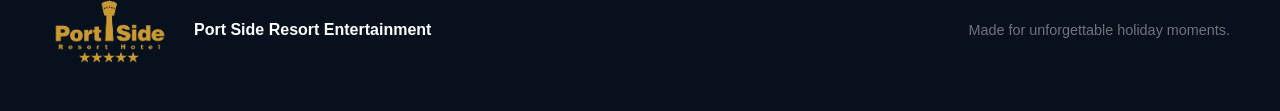
<file: Port-Side-Resort--main/index.html>
<!DOCTYPE html>
<html lang="en">
<head>
  <meta charset="UTF-8" />
  <meta name="viewport" content="width=device-width, initial-scale=1.0" />
  <meta name="theme-color" content="#07131f" />
  <meta name="description" content="Port Side Resort entertainment, daily activities and evening shows." />
  <title>Port Side Resort Entertainment</title>

  <link rel="manifest" href="manifest.json" />
  <link rel="icon" href="logo.png" />
  <link rel="apple-touch-icon" href="logo.png" />
  <link rel="stylesheet" href="style.css" />
</head>
<body>
  <div class="page-glow glow-one"></div>
  <div class="page-glow glow-two"></div>

  <header class="hero" id="home">
    <nav class="nav shell">
      <div class="nav-spacer" aria-hidden="true"></div>

      <div class="nav-actions">
        <a href="#activities" class="nav-link" data-i18n="navActivities">Activities</a>
        <a href="#shows" class="nav-link" data-i18n="navShows">Shows</a>
        <a href="#gallery" class="nav-link" data-i18n="navGallery">Gallery</a>

        <div class="nav-weather-wrap">
          <button class="nav-weather" id="weatherToggle" type="button" aria-expanded="false" aria-controls="weatherDetails">
            <span class="nav-weather-icon" id="navWeatherIcon">☀️</span>
            <span class="nav-weather-temp" id="navWeatherTemp">—°</span>
            <span class="nav-weather-place">Evrenseki</span>
            <span class="nav-weather-arrow">⌄</span>
          </button>

          <div class="weather-details" id="weatherDetails" aria-live="polite">
            <div class="weather-details-head">
              <div>
                <strong>Evrenseki · Antalya</strong>
                <span id="weatherConditionSmall">—</span>
              </div>
              <span id="weatherUpdatedSmall">—</span>
            </div>

            <div class="weather-detail-grid">
              <div>
                <span data-i18n="humidity">Humidity</span>
                <strong id="weatherHumidity">—</strong>
              </div>
              <div>
                <span data-i18n="wind">Wind</span>
                <strong id="weatherWind">—</strong>
              </div>
              <div>
                <span data-i18n="sunrise">Sunrise</span>
                <strong id="weatherSunrise">—</strong>
              </div>
              <div>
                <span data-i18n="sunset">Sunset</span>
                <strong id="weatherSunset">—</strong>
              </div>
            </div>
          </div>
        </div>

        <div class="lang-switcher" aria-label="Language selector">
          <button type="button" data-lang="en" class="lang-btn active">EN</button>
          <button type="button" data-lang="de" class="lang-btn">DE</button>
          <button type="button" data-lang="tr" class="lang-btn">TR</button>
        </div>
      </div>
    </nav>

    <div class="hero-orb orb-one"></div>
    <div class="hero-orb orb-two"></div>

    <div class="hero-content shell">
      <div class="hero-copy stage-copy">
        <div class="stage-title-wrap">
          <p class="stage-hotel" data-i18n="hotelName">PORT SIDE RESORT HOTEL</p>

          <div class="stage-stars" aria-label="5 stars">★ ★ ★ ★ ★</div>

          <h1 data-i18n="entertainmentProgramme">
            ENTERTAINMENT<br>PROGRAMME
          </h1>

          <div class="stage-ornament">
            <span></span><b>✦</b><span></span>
          </div>
        </div>
      </div>

      <div class="hero-side">
        <article class="tonight-card glass-card">
          <div class="tonight-poster" id="tonightPoster">
            <span class="tonight-poster-text" data-i18n="posterPlaceholder">Tonight's poster will appear here</span>
          </div>

          <div class="tonight-info">
            <span class="show-badge" data-i18n="tonight">TONIGHT</span>
            <h2>Tonight's Show</h2>
            <div class="tonight-meta">
              <span>21:30</span>
              <span data-i18n="theatre">Theatre</span>
            </div>
          </div>
        </article>
      </div>
    </div>

    <a class="scroll-indicator" href="#activities" aria-label="Scroll to activities">
      <span></span>
    </a>
  </header>

  <main>
    <section id="activities" class="section light-section">
      <div class="shell">
        <div class="section-heading split-heading">
          <div>
            <p class="section-kicker" data-i18n="today">TODAY</p>
            <h2 data-i18n="activitiesTitle">Daily Activities</h2>
          </div>
          <p class="section-intro" data-i18n="activitiesIntro">
            Stay active, have fun and enjoy every moment of your holiday.
          </p>
        </div>

        <div class="activity-grid" id="activityGrid"></div>
      </div>
    </section>

    <section id="shows" class="section dark-section">
      <div class="shell">
        <div class="section-heading split-heading">
          <div>
            <p class="section-kicker gold" data-i18n="tonight">TONIGHT</p>
            <h2 data-i18n="showsTitle">Evening Show</h2>
          </div>
          <p class="section-intro muted" data-i18n="showsIntro">
            Join us at the theatre for a spectacular night.
          </p>
        </div>

        <article class="show-card">
          <div class="show-visual">
            <div class="show-poster-placeholder">
              <span data-i18n="posterPlaceholder">Tonight's poster will appear here</span>
            </div>
          </div>

          <div class="show-info">
            <span class="show-badge" data-i18n="featuredShow">FEATURED SHOW</span>
            <h3 id="showTitle">Tonight's Show</h3>
            <p id="showDescription" data-i18n="showDescription">
              Music, dance and entertainment for an unforgettable evening.
            </p>

            <div class="show-details">
              <div class="detail-item">
                <span data-i18n="timeLabel">TIME</span>
                <strong id="showTime">21:30</strong>
              </div>
              <div class="detail-item">
                <span data-i18n="placeLabel">PLACE</span>
                <strong data-i18n="theatre">Theatre</strong>
              </div>
            </div>
          </div>
        </article>
      </div>
    </section>

    <section id="gallery" class="section gallery-section">
      <div class="shell">
        <div class="section-heading split-heading">
          <div>
            <p class="section-kicker" data-i18n="memories">MEMORIES</p>
            <h2 data-i18n="galleryTitle">Gallery</h2>
          </div>
          <p class="section-intro" data-i18n="galleryIntro">
            Photos, posters and special moments will be added here.
          </p>
        </div>

        <div class="gallery-grid">
          <div class="gallery-tile large"><span>01</span></div>
          <div class="gallery-tile"><span>02</span></div>
          <div class="gallery-tile"><span>03</span></div>
          <div class="gallery-tile wide"><span>04</span></div>
        </div>
      </div>
    </section>

    <section id="contact" class="section contact-section">
      <div class="shell contact-shell">
        <div>
          <p class="section-kicker gold" data-i18n="help">NEED HELP?</p>
          <h2 data-i18n="contactTitle">Stay connected</h2>
          <p data-i18n="contactText">
            Find the hotel, follow our updates or contact the animation team.
          </p>
        </div>

        <div class="contact-grid">
          <a href="#" class="contact-card">
            <span class="contact-icon">◎</span>
            <span>Instagram</span>
          </a>
          <a href="#" class="contact-card">
            <span class="contact-icon">⌖</span>
            <span>Google Maps</span>
          </a>
          <a href="#" class="contact-card">
            <span class="contact-icon">◉</span>
            <span>WhatsApp</span>
          </a>
        </div>
      </div>
    </section>
  </main>

  <footer>
    <div class="shell footer-content">
      <img src="logo.png" alt="Port Side Resort Hotel" class="footer-logo" />
      <p>Port Side Resort Entertainment</p>
      <p class="footer-note" data-i18n="footerNote">Made for unforgettable holiday moments.</p>
    </div>
  </footer>

  <script src="script.js"></script>
</body>
</html>
</file>
<file: style.css>
:root {
  --navy: #07131f;
  --navy-2: #0b1b2b;
  --navy-3: #10293d;
  --cream: #f6f1e8;
  --paper: #fffdf9;
  --gold: #d4a73c;
  --gold-soft: #e7c46f;
  --text: #122335;
  --muted: #6d7782;
  --white: #ffffff;
  --shadow: 0 24px 80px rgba(5, 20, 34, 0.14);
  --radius: 28px;
}

/* Spotify albums — compact Port Side music collection */
.music-library-section .music-track-grid {
  grid-template-columns: repeat(3, minmax(0, 1fr));
}

.spotify-collection {
  margin-top: 28px;
  padding: clamp(22px, 3.5vw, 36px);
  border: 1px solid rgba(255, 255, 255, 0.09);
  border-radius: 28px;
  background:
    radial-gradient(circle at 88% 8%, rgba(30, 215, 96, 0.14), transparent 30%),
    linear-gradient(145deg, rgba(7, 24, 34, 0.96), rgba(11, 36, 46, 0.92));
  box-shadow: 0 24px 60px rgba(0, 0, 0, 0.28);
}

.spotify-collection-heading {
  display: flex;
  align-items: end;
  justify-content: space-between;
  gap: 28px;
  margin-bottom: 24px;
}

.spotify-kicker {
  margin: 0 0 8px;
  color: #1ed760;
  font-size: 0.72rem;
  font-weight: 900;
  letter-spacing: 0.18em;
}

.spotify-collection-heading h3 {
  max-width: 680px;
  margin: 0;
  color: #fff;
  font-family: Georgia, "Times New Roman", serif;
  font-size: clamp(1.65rem, 3vw, 2.65rem);
  line-height: 1.05;
}

.spotify-collection-heading > p {
  max-width: 320px;
  margin: 0;
  color: rgba(255, 255, 255, 0.67);
  font-size: 0.93rem;
  line-height: 1.55;
}

.spotify-album-grid {
  display: grid;
  grid-template-columns: repeat(2, minmax(0, 1fr));
  gap: 18px;
}

.spotify-album-card {
  min-width: 0;
  display: grid;
  grid-template-columns: 148px minmax(0, 1fr);
  overflow: hidden;
  border: 1px solid rgba(255, 255, 255, 0.11);
  border-radius: 20px;
  color: #fff;
  background: rgba(255, 255, 255, 0.055);
  text-decoration: none;
  transition: transform 0.2s ease, border-color 0.2s ease, background 0.2s ease;
}

.spotify-album-card:hover,
.spotify-album-card:focus-visible {
  transform: translateY(-3px);
  border-color: rgba(30, 215, 96, 0.58);
  background: rgba(255, 255, 255, 0.085);
  outline: none;
}

.spotify-album-card > img {
  width: 148px;
  height: 148px;
  display: block;
  object-fit: cover;
}

.spotify-album-copy {
  min-width: 0;
  display: flex;
  flex-direction: column;
  justify-content: center;
  padding: 19px 20px;
}

.spotify-album-copy > small {
  color: rgba(255, 255, 255, 0.55);
  font-size: 0.64rem;
  font-weight: 900;
  letter-spacing: 0.13em;
}

.spotify-album-copy > strong {
  margin: 7px 0 16px;
  overflow: hidden;
  color: #fff;
  font-family: Georgia, "Times New Roman", serif;
  font-size: clamp(1.25rem, 2vw, 1.65rem);
  line-height: 1.05;
  text-overflow: ellipsis;
}

.spotify-open {
  display: flex;
  align-items: center;
  gap: 8px;
  color: #1ed760;
  font-size: 0.69rem;
  font-weight: 900;
  letter-spacing: 0.08em;
}

.spotify-open > span:first-child {
  width: 25px;
  height: 25px;
  display: grid;
  place-items: center;
  border-radius: 50%;
  color: #07170e;
  background: #1ed760;
  font-size: 0.82rem;
}

.spotify-open b {
  margin-left: auto;
  font-size: 1rem;
}

@media (max-width: 780px) {
  .music-library-section .music-track-grid {
    grid-template-columns: 1fr;
  }

  .spotify-collection-heading {
    align-items: start;
    flex-direction: column;
    gap: 10px;
  }

  .spotify-album-grid {
    grid-template-columns: 1fr;
  }

  .spotify-album-card {
    grid-template-columns: 120px minmax(0, 1fr);
  }

  .spotify-album-card > img {
    width: 120px;
    height: 120px;
  }

  .spotify-album-copy {
    padding: 14px 15px;
  }

  .spotify-album-copy > strong {
    margin-bottom: 11px;
  }
}

/* ===== COMPACT OPENING DASHBOARD ===== */

.hero-tools {
  position: relative;
  z-index: 8;
  display: grid;
  grid-template-columns: minmax(280px, .78fr) minmax(0, 1.72fr);
  gap: 14px;
  align-items: stretch;
  padding-block: 8px;
}

.wheel-promo {
  border: 1px solid rgba(236, 199, 112, .32);
  color: #fff;
  background:
    radial-gradient(circle at 8% 2%, rgba(222, 177, 79, .22), transparent 36%),
    linear-gradient(145deg, rgba(16, 50, 68, .94), rgba(4, 17, 29, .94));
  box-shadow: 0 18px 42px rgba(0, 0, 0, .34), inset 0 1px 0 rgba(255,255,255,.12);
  backdrop-filter: blur(16px);
  -webkit-backdrop-filter: blur(16px);
}

.hero-quick-area {
  min-width: 0;
  display: grid;
  grid-template-rows: auto 1fr;
  gap: 10px;
}

.hero-tools .section-shortcuts {
  width: 100%;
  padding: 0;
}

.hero-tools .section-shortcuts-track {
  grid-template-columns: repeat(6, minmax(0, 1fr));
  gap: 8px;
  padding: 0;
}

.hero-tools .section-shortcut {
  min-height: 86px;
  gap: 7px;
  padding: 10px 6px;
  border-radius: 24px;
}

.hero-tools .section-shortcut-icon {
  width: 32px;
  height: 32px;
  font-size: .86rem;
}

.hero-tools .section-shortcut strong {
  font-size: .5rem;
  line-height: 1.1;
}

.wheel-promo {
  min-height: 106px;
  display: grid;
  grid-template-columns: 48px minmax(0, 1fr) auto;
  align-items: center;
  gap: 14px;
  padding: 13px 16px;
  border-radius: 25px;
  background:
    radial-gradient(circle at 8% 8%, rgba(244, 211, 126, .27), transparent 34%),
    linear-gradient(120deg, rgba(77, 47, 24, .95), rgba(13, 30, 42, .95) 62%, rgba(4, 17, 29, .95));
}

.wheel-promo-icon {
  width: 46px;
  height: 46px;
  display: grid;
  place-items: center;
  border: 1px solid rgba(255, 226, 151, .62);
  border-radius: 50%;
  color: #44301c;
  background: radial-gradient(circle at 35% 30%, #fff2c5, #d2a13d 72%);
  box-shadow: 0 8px 22px rgba(0,0,0,.28), 0 0 20px rgba(222, 177, 79, .15);
  font-family: Georgia, "Times New Roman", serif;
}

.wheel-promo-copy {
  min-width: 0;
}

.wheel-promo-copy > span {
  display: block;
  color: #e9c66f;
  font-size: .53rem;
  font-weight: 900;
  letter-spacing: .14em;
}

.wheel-promo-copy > strong {
  display: block;
  margin: 3px 0 2px;
  font-family: Georgia, "Times New Roman", serif;
  font-size: 1.18rem;
}

.wheel-promo-copy p {
  margin: 0;
  overflow: hidden;
  color: rgba(255,255,255,.66);
  font-size: .72rem;
  line-height: 1.25;
  text-overflow: ellipsis;
  white-space: nowrap;
}

.wheel-promo-button {
  min-height: 42px;
  display: inline-flex;
  align-items: center;
  gap: 10px;
  padding: 0 15px;
  border-radius: 999px;
  color: #152433;
  background: linear-gradient(135deg, #f4d681, #d4a73c);
  box-shadow: 0 9px 24px rgba(212, 167, 60, .22);
  font-size: .61rem;
  font-weight: 950;
  letter-spacing: .06em;
  text-decoration: none;
  white-space: nowrap;
}

.wheel-promo-button:hover,
.wheel-promo-button:focus-visible {
  filter: brightness(1.08);
  outline: none;
}

.hero-tools + .hero-orb + .hero-orb + .hero-content,
.hero-content {
  min-height: calc(100svh - 330px);
  padding-top: 30px;
}

/* ===== COMPACT DAILY ACTIVITY CARDS ===== */

.activity-grid {
  gap: 14px !important;
}

.activity-card-visual {
  min-height: 190px !important;
  display: grid !important;
  grid-template-columns: minmax(100px, .42fr) minmax(0, 1fr) !important;
  align-items: stretch;
}

.activity-image {
  height: 100%;
  min-height: 190px;
  aspect-ratio: auto;
  border-right: 1px solid rgba(16, 41, 61, 0.08);
  border-bottom: 0;
}

.activity-card-body {
  min-width: 0;
  padding: 14px 15px;
}

.activity-card-head {
  align-items: center;
  gap: 6px;
  margin-bottom: 10px;
}

.activity-time {
  padding: 5px 8px;
  font-size: .72rem;
}

.activity-frequency {
  max-width: 98px;
  padding: 4px 6px;
  font-size: .55rem;
  line-height: 1.15;
}

.activity-card-visual h3 {
  margin-bottom: 4px;
  font-size: 1.08rem;
}

.activity-location {
  margin-bottom: 7px;
  font-size: .66rem !important;
}

.activity-description {
  display: -webkit-box;
  overflow: hidden;
  font-size: .76rem !important;
  line-height: 1.4;
  -webkit-box-orient: vertical;
  -webkit-line-clamp: 2;
}

.activity-benefits {
  margin-top: 10px;
  padding-top: 9px;
}

.activity-benefits summary {
  gap: 8px;
  font-size: .66rem;
}

.activity-benefits summary::after {
  width: 22px;
  height: 22px;
  font-size: .9rem;
}

@media (max-width: 820px) {
  .hero-tools {
    grid-template-columns: 1fr;
  }

  .hero-tools + .hero-orb + .hero-orb + .hero-content,
  .hero-content {
    min-height: auto;
  }
}

@media (max-width: 700px) {
  .hero-tools {
    width: min(100% - 20px, 1180px);
    gap: 9px;
    padding-block: 3px;
  }

  .hero-tools .section-shortcuts {
    width: 100%;
    margin: 0;
    padding: 0;
  }

  .hero-tools .section-shortcuts-track {
    grid-template-columns: repeat(6, minmax(0, 1fr));
    gap: 3px;
    padding: 0;
  }

  .hero-tools .section-shortcut {
    min-width: 0;
    min-height: 66px;
    padding: 6px 2px;
    border-radius: 20px;
  }

  .hero-tools .section-shortcut-icon {
    width: 23px;
    height: 23px;
    font-size: .66rem;
  }

  .hero-tools .section-shortcut strong {
    font-size: .4rem;
  }

  .wheel-promo {
    min-height: 94px;
    grid-template-columns: 38px minmax(0, 1fr) auto;
    gap: 9px;
    padding: 10px;
    border-radius: 20px;
  }

  .wheel-promo-icon {
    width: 36px;
    height: 36px;
  }

  .wheel-promo-copy > strong {
    font-size: .94rem;
  }

  .wheel-promo-copy p {
    max-width: 190px;
    font-size: .62rem;
    white-space: normal;
  }

  .wheel-promo-button {
    min-height: 38px;
    padding: 0 10px;
    font-size: .5rem;
  }

  .activity-card-visual {
    min-height: 150px !important;
    grid-template-columns: 94px minmax(0, 1fr) !important;
  }

  .activity-image {
    min-height: 150px;
  }

  .activity-card-body {
    padding: 12px;
  }

  .activity-frequency {
    max-width: 86px;
  }
}

/* Wellness showcase — cinematic presentation */
.wellness-feature {
  padding: clamp(22px, 3.6vw, 38px);
  border-color: rgba(227, 191, 104, .58);
  border-radius: 32px;
  background:
    radial-gradient(circle at 12% 0%, rgba(81, 205, 187, .26), transparent 30%),
    radial-gradient(circle at 92% 12%, rgba(239, 185, 75, .22), transparent 31%),
    linear-gradient(145deg, #041721 0%, #0a3340 55%, #061d29 100%);
  box-shadow:
    0 30px 80px rgba(2, 18, 27, .28),
    inset 0 1px 0 rgba(255, 255, 255, .08);
}

.wellness-feature::after {
  content: "";
  position: absolute;
  inset: 10px;
  z-index: -1;
  pointer-events: none;
  border: 1px solid rgba(255, 226, 154, .10);
  border-radius: 24px;
}

.wellness-feature-heading {
  align-items: center;
  margin-bottom: 26px;
}

.wellness-heading-main {
  display: flex;
  align-items: center;
  gap: 16px;
}

.wellness-emblem {
  flex: 0 0 auto;
  width: 52px;
  height: 52px;
  display: grid;
  place-items: center;
  border: 1px solid rgba(244, 207, 117, .56);
  border-radius: 50%;
  color: #ffdfa0;
  background:
    radial-gradient(circle, rgba(249, 199, 86, .25), rgba(249, 199, 86, .04) 62%, transparent 64%);
  box-shadow: 0 0 30px rgba(235, 183, 70, .18);
  font-size: 1.65rem;
}

.wellness-kicker {
  margin-bottom: 6px;
  color: #f1ce7d;
  font-size: .64rem;
}

.wellness-feature-heading h3 {
  font-family: Georgia, "Times New Roman", serif;
  font-weight: 500;
  letter-spacing: .01em;
}

.wellness-feature-heading > p {
  padding-left: 22px;
  border-left: 1px solid rgba(233, 202, 128, .28);
}

.wellness-card-grid {
  gap: 20px;
}

.wellness-card {
  position: relative;
  border-color: rgba(237, 205, 131, .30);
  border-radius: 25px;
  color: #fff;
  background: linear-gradient(165deg, rgba(10, 43, 53, .98), rgba(4, 24, 33, .99));
  box-shadow:
    0 22px 50px rgba(0, 0, 0, .34),
    inset 0 1px 0 rgba(255, 255, 255, .07);
}

.wellness-card-sunrise-yoga {
  box-shadow:
    0 22px 52px rgba(0, 0, 0, .32),
    0 0 0 1px rgba(238, 183, 66, .10),
    inset 0 1px 0 rgba(255, 255, 255, .08);
}

.wellness-card-aqua-yoga {
  box-shadow:
    0 22px 52px rgba(0, 0, 0, .32),
    0 0 0 1px rgba(76, 207, 190, .10),
    inset 0 1px 0 rgba(255, 255, 255, .08);
}

.wellness-card-image {
  height: 290px;
}

.wellness-card-image img {
  transform: scale(1.01);
}

.wellness-card:hover .wellness-card-image img {
  transform: scale(1.055);
}

.wellness-image-shade {
  z-index: 1;
  background:
    linear-gradient(180deg, rgba(1, 10, 16, .08) 20%, rgba(2, 14, 20, .18) 48%, rgba(3, 18, 25, .92) 100%),
    linear-gradient(90deg, rgba(2, 16, 23, .26), transparent 46%);
}

.wellness-card-badges {
  z-index: 3;
  top: 16px;
  bottom: auto;
}

.wellness-time,
.wellness-frequency {
  border-color: rgba(255, 230, 169, .36);
  background: rgba(3, 21, 29, .68);
  box-shadow: 0 8px 22px rgba(0, 0, 0, .20);
}

.wellness-time {
  min-width: 72px;
  justify-content: center;
  color: #ffe1a0;
  font-size: 1rem;
}

.wellness-poster-copy {
  position: absolute;
  right: 18px;
  bottom: 17px;
  left: 18px;
  z-index: 3;
}

.wellness-poster-copy h4 {
  margin: 5px 0 0;
  color: #fff;
  font-family: Georgia, "Times New Roman", serif;
  font-size: clamp(1.65rem, 3vw, 2.25rem);
  font-weight: 500;
  line-height: 1;
  text-shadow: 0 5px 20px rgba(0, 0, 0, .55);
}

.wellness-poster-copy .wellness-meta {
  margin: 0;
  color: #ffe0a0;
  text-shadow: 0 2px 10px rgba(0, 0, 0, .65);
}

.wellness-card-body {
  padding: 19px 20px 18px;
}

.wellness-description {
  color: rgba(237, 247, 246, .80);
  font-size: .8rem;
  line-height: 1.6;
}

/* ===== PORT SIDE SUDOKU ===== */

.sudoku-section {
  position: relative;
  isolation: isolate;
  overflow: hidden;
  padding: clamp(58px, 7vw, 96px) 0;
  color: #fff;
  background: #061321;
}

.sudoku-section::before,
.sudoku-section::after {
  position: absolute;
  z-index: 0;
  inset: 0;
  content: "";
  pointer-events: none;
}

.sudoku-section::before {
  background-image:
    linear-gradient(90deg, rgba(3, 13, 25, .58), rgba(3, 13, 25, .43) 50%, rgba(3, 13, 25, .59)),
    linear-gradient(180deg, rgba(3, 13, 25, .16), rgba(3, 13, 25, .33)),
    url("sudoku-night-pool-bg.jpg");
  background-position: center, center, center 47%;
  background-size: cover;
  transform: scale(1.015);
}

.sudoku-section::after {
  background:
    radial-gradient(ellipse at 50% 100%, rgba(39, 148, 188, .16), transparent 47%),
    linear-gradient(180deg, rgba(3, 13, 25, .05), rgba(3, 13, 25, .18));
}

.sudoku-shell {
  position: relative;
  z-index: 1;
  max-width: 1160px;
}

.sudoku-heading {
  display: flex;
  align-items: flex-end;
  justify-content: space-between;
  gap: 28px;
  margin-bottom: 28px;
}

.sudoku-heading h2 {
  margin: 4px 0 10px;
  color: #fff8e8;
  font: 500 clamp(2.35rem, 5vw, 4.3rem)/1 Georgia, "Times New Roman", serif;
  letter-spacing: -.035em;
  text-shadow: 0 5px 30px rgba(0, 0, 0, .5);
}

.sudoku-intro {
  max-width: 540px;
  margin: 0;
  color: rgba(244, 248, 255, .78);
  font-size: .96rem;
  line-height: 1.6;
}

.sudoku-daily-note {
  max-width: 340px;
  display: flex;
  align-items: center;
  gap: 12px;
  padding: 13px 16px;
  border: 1px solid rgba(236, 201, 118, .26);
  border-radius: 16px;
  background: rgba(5, 18, 31, .56);
  backdrop-filter: blur(12px);
}

.sudoku-daily-note > span {
  color: #f2d28b;
  font-size: 1.2rem;
}

.sudoku-daily-note p {
  margin: 0;
  color: rgba(255, 248, 230, .82);
  font-size: .72rem;
  line-height: 1.5;
}

.sudoku-card {
  display: grid;
  grid-template-columns: minmax(0, 1.12fr) minmax(280px, .88fr);
  overflow: hidden;
  border: 1px solid rgba(240, 207, 136, .29);
  border-radius: 28px;
  background: rgba(4, 16, 29, .68);
  box-shadow: 0 28px 80px rgba(0, 0, 0, .35), inset 0 1px 0 rgba(255, 255, 255, .06);
  backdrop-filter: blur(18px);
}

.sudoku-board-panel {
  min-width: 0;
  padding: clamp(18px, 3vw, 30px);
  border-right: 1px solid rgba(255, 255, 255, .09);
  background:
    linear-gradient(145deg, rgba(5, 21, 38, .78), rgba(6, 25, 42, .65)),
    url("sudoku-night-pool-bg.jpg") center 70% / cover no-repeat;
}

.sudoku-board-topline {
  min-height: 24px;
  display: flex;
  align-items: center;
  justify-content: space-between;
  gap: 12px;
  margin-bottom: 14px;
}

.sudoku-board-label,
.sudoku-control-heading p {
  margin: 0;
  color: #eecb7b;
  font-size: .61rem;
  font-weight: 900;
  letter-spacing: .17em;
}

.sudoku-game-date {
  color: rgba(233, 240, 249, .58);
  font-size: .68rem;
}

.sudoku-grid {
  width: min(100%, 490px);
  aspect-ratio: 1;
  display: grid;
  grid-template-columns: repeat(9, minmax(0, 1fr));
  grid-template-rows: repeat(9, minmax(0, 1fr));
  overflow: hidden;
  margin: 0 auto;
  border: 2px solid rgba(239, 204, 124, .85);
  border-radius: 12px;
  background: rgba(8, 26, 43, .88);
  box-shadow: 0 14px 42px rgba(0, 0, 0, .31), 0 0 32px rgba(72, 178, 219, .10);
}

.sudoku-grid[hidden],
.sudoku-status[hidden],
.sudoku-number-pad[hidden],
.sudoku-empty-state[hidden] { display: none !important; }

.sudoku-empty-state {
  min-height: clamp(230px, 28vw, 340px);
  display: grid;
  align-content: center;
  justify-items: center;
  padding: 24px;
  border: 1px solid rgba(235, 217, 175, .18);
  border-radius: 12px;
  color: #fff5d9;
  background:
    linear-gradient(rgba(7, 24, 39, .68), rgba(7, 24, 39, .82)),
    repeating-linear-gradient(0deg, transparent 0 32px, rgba(205, 223, 239, .09) 32px 33px),
    repeating-linear-gradient(90deg, transparent 0 32px, rgba(205, 223, 239, .09) 32px 33px);
  text-align: center;
}

.sudoku-empty-state > span {
  width: 52px;
  height: 52px;
  display: grid;
  place-items: center;
  margin-bottom: 14px;
  border: 1px solid rgba(241, 208, 132, .34);
  border-radius: 17px;
  color: #f5d68e;
  background: rgba(234, 195, 103, .10);
  font-size: 1.7rem;
}

.sudoku-empty-state strong {
  color: #fff3d3;
  font: 500 clamp(1.05rem, 2.2vw, 1.38rem)/1.25 Georgia, "Times New Roman", serif;
}

.sudoku-empty-state p {
  max-width: 270px;
  margin: 8px 0 0;
  color: rgba(237, 244, 250, .67);
  font-size: .73rem;
  line-height: 1.5;
}

.sudoku-cell {
  min-width: 0;
  min-height: 0;
  display: grid;
  place-items: center;
  padding: 0;
  border: 0;
  border-right: 1px solid rgba(202, 221, 237, .23);
  border-bottom: 1px solid rgba(202, 221, 237, .23);
  border-radius: 0;
  color: #f4f7fb;
  background: rgba(8, 27, 45, .56);
  font: 600 clamp(.8rem, 2vw, 1.3rem)/1 system-ui, sans-serif;
  cursor: pointer;
  transition: color .16s ease, background .16s ease, box-shadow .16s ease;
}

.sudoku-cell:nth-child(9n) { border-right: 0; }
.sudoku-cell:nth-last-child(-n + 9) { border-bottom: 0; }
.sudoku-cell.sudoku-box-right { border-right: 2px solid rgba(239, 204, 124, .72); }
.sudoku-cell.sudoku-box-bottom { border-bottom: 2px solid rgba(239, 204, 124, .72); }

.sudoku-cell.is-fixed {
  color: #fff1cb;
  background: rgba(224, 177, 80, .10);
  font-weight: 800;
}

.sudoku-cell.is-selected {
  position: relative;
  z-index: 1;
  color: #fff8e7;
  background: rgba(62, 151, 190, .53);
  box-shadow: inset 0 0 0 2px #f0ce80, 0 0 17px rgba(61, 181, 220, .24);
}

.sudoku-cell.is-related:not(.is-selected) { background-color: rgba(62, 151, 190, .12); }
.sudoku-cell.is-same-number:not(.is-selected) { background-color: rgba(239, 204, 124, .16); }
.sudoku-cell.is-wrong { color: #ffd1cf; background: rgba(198, 63, 65, .48); }
.sudoku-cell.is-correct { color: #c8ffe0; background: rgba(44, 159, 111, .26); }

.sudoku-cell:focus-visible {
  z-index: 2;
  outline: 2px solid #fff;
  outline-offset: -3px;
}

.sudoku-status {
  min-height: 26px;
  margin: 12px 0 10px;
  color: rgba(238, 245, 251, .73);
  font-size: .72rem;
  line-height: 1.45;
  text-align: center;
}

.sudoku-status.is-success { color: #b5f0ce; }
.sudoku-status.is-error { color: #ffd2c2; }

.sudoku-number-pad {
  display: grid;
  grid-template-columns: repeat(10, minmax(0, 1fr));
  gap: 6px;
}

.sudoku-number-button {
  min-width: 0;
  min-height: 38px;
  padding: 0 4px;
  border: 1px solid rgba(226, 205, 156, .21);
  border-radius: 9px;
  color: #fff4d5;
  background: rgba(255, 255, 255, .065);
  font-size: .85rem;
  font-weight: 750;
  cursor: pointer;
  transition: background .16s ease, border-color .16s ease, transform .16s ease;
}

.sudoku-number-button:hover:not(:disabled),
.sudoku-number-button:focus-visible {
  border-color: rgba(243, 209, 130, .72);
  background: rgba(225, 178, 81, .20);
}

.sudoku-number-button:active:not(:disabled) { transform: scale(.95); }
.sudoku-number-button:disabled { opacity: .35; cursor: not-allowed; }
.sudoku-number-button.is-erase { color: #e1e7ec; font-size: .67rem; }

.sudoku-controls {
  min-width: 0;
  padding: clamp(20px, 3vw, 30px);
  background: linear-gradient(165deg, rgba(9, 28, 45, .77), rgba(4, 17, 30, .84));
}

.sudoku-control-heading {
  display: flex;
  align-items: center;
  gap: 12px;
  margin-bottom: 16px;
}

.sudoku-control-icon {
  width: 40px;
  height: 40px;
  display: grid;
  flex: 0 0 auto;
  place-items: center;
  border: 1px solid rgba(238, 205, 126, .31);
  border-radius: 13px;
  color: #f2d18a;
  background: rgba(238, 205, 126, .09);
}

.sudoku-control-heading small {
  display: block;
  margin-top: 5px;
  color: rgba(229, 238, 246, .59);
  font-size: .65rem;
  line-height: 1.4;
}

.sudoku-mode-list,
.sudoku-action-list { display: grid; gap: 8px; }

.sudoku-mode-button {
  width: 100%;
  min-height: 65px;
  display: flex;
  align-items: center;
  gap: 12px;
  padding: 9px 13px;
  border: 1px solid rgba(221, 232, 242, .12);
  border-radius: 14px;
  color: #fff;
  background: rgba(255, 255, 255, .045);
  text-align: left;
  cursor: pointer;
  transition: border-color .18s ease, background .18s ease, transform .18s ease;
}

.sudoku-mode-button:hover,
.sudoku-mode-button:focus-visible,
.sudoku-mode-button.is-active {
  border-color: rgba(239, 205, 126, .66);
  background: linear-gradient(110deg, rgba(183, 133, 55, .24), rgba(51, 140, 176, .17));
}

.sudoku-mode-button:hover { transform: translateX(2px); }

.sudoku-mode-number {
  width: 39px;
  height: 39px;
  display: grid;
  flex: 0 0 auto;
  place-items: center;
  border: 1px solid rgba(242, 210, 140, .30);
  border-radius: 12px;
  color: #f4d78e;
  background: rgba(239, 203, 118, .11);
  font: 700 1.05rem/1 Georgia, serif;
}

.sudoku-mode-copy { display: grid; gap: 4px; flex: 1; }
.sudoku-mode-copy strong { font-size: .78rem; }
.sudoku-mode-copy small { color: rgba(228, 238, 246, .57); font-size: .65rem; }
.sudoku-mode-arrow { color: #f0d18b; font-size: 1rem; opacity: .7; }

.sudoku-daily-banner {
  margin: 14px 0 4px;
  padding: 13px 14px;
  border: 1px solid rgba(244, 207, 124, .30);
  border-radius: 14px;
  background: rgba(213, 161, 70, .10);
}

.sudoku-banner-icon { color: #f4d58d; }
.sudoku-daily-banner p { margin: 7px 0 8px; color: rgba(255, 246, 224, .84); font-size: .72rem; line-height: 1.45; }

.sudoku-text-button {
  padding: 0;
  border: 0;
  color: #ffe3a0;
  background: transparent;
  font-size: .68rem;
  font-weight: 800;
  text-align: left;
  text-decoration: underline;
  text-underline-offset: 3px;
  cursor: pointer;
}

.sudoku-action-list {
  grid-template-columns: repeat(2, minmax(0, 1fr));
  margin-top: 17px;
}

.sudoku-action-button {
  min-height: 43px;
  display: flex;
  align-items: center;
  justify-content: flex-start;
  gap: 8px;
  padding: 8px 10px;
  border: 1px solid rgba(220, 232, 242, .13);
  border-radius: 11px;
  color: rgba(243, 247, 251, .83);
  background: rgba(255, 255, 255, .05);
  font-size: .66rem;
  font-weight: 700;
  line-height: 1.2;
  text-align: left;
  cursor: pointer;
  transition: background .16s ease, border-color .16s ease;
}

.sudoku-action-button > span:first-child { color: #efd08a; font-size: .95rem; }
.sudoku-action-button:hover:not(:disabled) { border-color: rgba(239, 205, 126, .55); background: rgba(239, 205, 126, .11); }
.sudoku-action-button:disabled { opacity: .4; cursor: not-allowed; }
.sudoku-action-button.sudoku-action-new { border-color: rgba(237, 199, 111, .29); color: #ffebbf; background: rgba(193, 143, 59, .11); }

.sudoku-local-note {
  margin: 13px 0 0;
  color: rgba(222, 233, 242, .47);
  font-size: .61rem;
  line-height: 1.5;
}

.sudoku-section [hidden] { display: none !important; }
.sudoku-board-wrap { position: relative; }
.sudoku-board-wrap.is-locked .sudoku-grid { opacity: .35; filter: blur(2px); }
.sudoku-board-overlay {
  position: absolute; inset: 0; z-index: 3; display: flex; align-items: center;
  justify-content: center; flex-direction: column; gap: 12px; padding: 28px;
  background: rgba(3, 16, 29, .58); border-radius: 12px; text-align: center;
}
.sudoku-board-overlay > span { color: #f4d78e; font-size: 2.7rem; }
.sudoku-board-overlay > strong { font: 500 1.6rem/1.25 Georgia, serif; color: #fff0c7; }
.sudoku-board-overlay > p { margin: 0; max-width: 270px; color: #d1dce6; font-size: .8rem; line-height: 1.55; }
.sudoku-clock { display: flex; align-items: center; gap: 10px; }
.sudoku-clock > span { font-size: .53rem; color: #aabacb; letter-spacing: .06em; }
.sudoku-clock strong { color: #ffe4a2; font: 600 1.35rem/1.2 ui-monospace, monospace; font-variant-numeric: tabular-nums; }
.sudoku-clock button { border: 1px solid #5b6671; border-radius: 6px; background: #112b40; color: #e5edf5; font: inherit; font-size: .65rem; padding: 7px; cursor: pointer; }
.sudoku-join-form { display: grid; gap: 8px; margin-bottom: 24px; padding-bottom: 24px; border-bottom: 1px solid rgba(240, 207, 136, .2); }
.sudoku-join-form h3 { font: 500 1.5rem/1.25 Georgia, serif; color: #fff0ce; margin: 0; }
.sudoku-join-form p { color: #bdcbd9; font-size: .77rem; line-height: 1.5; margin: 0 0 7px; }
.sudoku-join-form label { margin-top: 4px; color: #d5e0e9; font-size: .72rem; font-weight: 650; }
.sudoku-join-form input { box-sizing: border-box; min-width: 0; width: 100%; min-height: 43px; padding: 10px 12px; border: 1px solid #506373; border-radius: 9px; background: #081e30; color: #fff; font: inherit; font-size: 1rem; }
.sudoku-join-form input:focus { outline: 2px solid #e6c479; outline-offset: 2px; }
.sudoku-start-button { min-height: 44px; padding: 12px 20px; margin-top: 7px; border: 1px solid #f5d58d; border-radius: 10px; color: #152334; background: linear-gradient(110deg, #f5dda4, #d6ac59); font: inherit; font-size: .8rem; font-weight: 800; cursor: pointer; }
.sudoku-join-form small { color: #a6b8ca; font-size: .64rem; line-height: 1.5; margin-top: 4px; }
.sudoku-form-error { color: #ffd2c2 !important; font-size: .72rem; }
.sudoku-player-bar { display: flex; align-items: center; justify-content: space-between; gap: 10px; border-bottom: 1px solid rgba(240, 207, 136, .2); padding-bottom: 19px; margin-bottom: 20px; }
.sudoku-player-bar > div { display: grid; gap: 5px; min-width: 0; }
.sudoku-player-bar span { color: #a5b8ca; font-size: .57rem; letter-spacing: .12em; }
.sudoku-player-bar strong { color: #fff1cc; font: 500 1.35rem/1.2 Georgia, serif; overflow-wrap: anywhere; }
.sudoku-rules { color: #c4d1de; font-size: .77rem; line-height: 1.7; }
.sudoku-rules h3 { font-size: .9rem; font-weight: 600; line-height: 1.3; color: #fff0ce; margin: 0 0 8px; }
.sudoku-rules p { margin: 0 0 10px; }
.sudoku-progress { display: grid; grid-template-columns: 1fr auto; align-items: center; gap: 9px; margin-top: 23px; }
.sudoku-progress > span { color: #aabed0; font-size: .58rem; letter-spacing: .1em; }
.sudoku-progress > strong { color: #f4d890; font: 600 .82rem/1.3 ui-monospace, monospace; }
.sudoku-progress progress { grid-column: 1 / -1; width: 100%; height: 6px; appearance: none; border: none; border-radius: 6px; background: #2e4050; overflow: hidden; }
.sudoku-progress progress::-webkit-progress-bar { background: #2e4050; }
.sudoku-progress progress::-webkit-progress-value { background: #e2bf70; border-radius: 6px; }
.sudoku-progress progress::-moz-progress-bar { background: #e2bf70; }
.sudoku-result { display: grid; justify-items: center; gap: 8px; margin-top: 16px; padding: 17px; border: 1px solid #81b697; border-radius: 10px; background: rgba(36, 112, 84, .24); color: #c6f5db; }
.sudoku-result span { font-size: .64rem; letter-spacing: .15em; }
.sudoku-result strong { font: 500 2rem/1.2 ui-monospace, monospace; }
.sudoku-leaderboard { margin-top: 22px; padding: 25px 28px; border: 1px solid rgba(240, 207, 136, .28); border-radius: 20px; background: rgba(4, 18, 32, .9); }
.sudoku-leaderboard-heading { display: flex; justify-content: space-between; align-items: start; gap: 24px; }
.sudoku-leaderboard h3 { margin: 0; color: #f2d38e; font-size: .75rem; letter-spacing: .15em; }
.sudoku-leaderboard-heading p { margin: 7px 0 0; color: #bacbdc; font-size: .75rem; }
.sudoku-demo-label { max-width: 275px; color: #c5c2b9; font-size: .62rem; line-height: 1.5; border: 1px solid #435768; border-radius: 8px; padding: 8px 10px; }
#sudokuLeaderboardEmpty { margin: 25px 0; padding: 18px; border: 1px dashed #3e5468; border-radius: 10px; color: #b5c5d5; text-align: center; font-size: .8rem; }
.sudoku-leaderboard table { width: 100%; border-collapse: collapse; margin-top: 20px; text-align: left; font-size: .8rem; }
.sudoku-leaderboard th { color: #a5b8cb; font-size: .62rem; font-weight: 500; padding: 0 10px 10px; }
.sudoku-leaderboard td { border-top: 1px solid #2a4154; color: #e9f2f9; padding: 13px 10px; overflow-wrap: anywhere; }
.sudoku-leaderboard td:first-child { color: #d9b969; width: 50px; }
.sudoku-leaderboard td:last-child { color: #f5dc9f; font: 600 1rem/1.4 ui-monospace, monospace; }
.sudoku-leaderboard th:last-child, .sudoku-leaderboard td:last-child { text-align: right; }

@media (max-width: 820px) {
  .sudoku-heading { align-items: flex-start; flex-direction: column; gap: 16px; }
  .sudoku-daily-note { max-width: 460px; }
  .sudoku-card { grid-template-columns: 1fr; }
  .sudoku-board-panel { border-right: 0; border-bottom: 1px solid rgba(255, 255, 255, .09); }
  .sudoku-grid { width: min(100%, 520px); }
  .sudoku-controls { padding: 22px; }
  .sudoku-controls { grid-row: 1; }
  .sudoku-board-panel { grid-row: 2; }
  .has-sudoku-player .sudoku-board-panel { grid-row: 1; }
  .has-sudoku-player .sudoku-controls { grid-row: 2; }
  .sudoku-mode-list { grid-template-columns: repeat(3, minmax(0, 1fr)); }
  .sudoku-mode-button { min-height: 76px; gap: 8px; padding: 8px; }
  .sudoku-mode-number { width: 33px; height: 33px; }
  .sudoku-mode-arrow { display: none; }
}

@media (max-width: 560px) {
  .sudoku-section { padding: 48px 0; }
  .sudoku-section::before {
    background-image:
      linear-gradient(180deg, rgba(3, 13, 25, .52), rgba(3, 13, 25, .61)),
      linear-gradient(180deg, rgba(3, 13, 25, .11), rgba(3, 13, 25, .19)),
      url("sudoku-night-pool-bg.jpg");
    background-position: center, center, center 42%;
  }
  .sudoku-heading { margin-bottom: 20px; }
  .sudoku-heading h2 { font-size: clamp(2.15rem, 10vw, 3rem); }
  .sudoku-intro { font-size: .83rem; }
  .sudoku-daily-note { padding: 10px 12px; }
  .sudoku-card { border-radius: 20px; }
  .sudoku-board-panel { padding: 13px 10px 16px; }
  .sudoku-board-topline { padding: 0 4px; margin-bottom: 10px; }
  .sudoku-grid { border-radius: 8px; }
  .sudoku-cell { font-size: clamp(.72rem, 5vw, 1.05rem); }
  .sudoku-number-pad { grid-template-columns: repeat(5, minmax(0, 1fr)); gap: 6px; }
  .sudoku-number-button { min-height: 42px; border-radius: 7px; font-size: 1rem; }
  .sudoku-number-button.is-erase { font-size: .57rem; }
  .sudoku-controls { padding: 17px 13px 19px; }
  .sudoku-mode-list { gap: 5px; }
  .sudoku-mode-button { align-items: flex-start; flex-direction: column; min-height: 87px; gap: 5px; }
  .sudoku-mode-copy { gap: 3px; }
  .sudoku-mode-copy strong { font-size: .67rem; }
  .sudoku-mode-copy small { font-size: .57rem; }
  .sudoku-action-list { gap: 6px; margin-top: 12px; }
  .sudoku-action-button { min-height: 42px; gap: 6px; padding: 7px; font-size: .59rem; }
  .sudoku-action-button > span:first-child { font-size: .81rem; }
  .sudoku-leaderboard { padding: 20px 16px; }
  .sudoku-leaderboard-heading { flex-direction: column; gap: 12px; }
  .sudoku-demo-label { max-width: none; }
  .sudoku-clock > span { display: none; }
  .sudoku-clock strong { font-size: 1.15rem; }
}

.wellness-reservation {
  border-color: rgba(239, 201, 111, .42);
  color: #fff0c5;
  background:
    linear-gradient(135deg, rgba(197, 143, 35, .26), rgba(235, 192, 94, .10));
  box-shadow: inset 0 1px 0 rgba(255,255,255,.07);
}

.wellness-reservation span {
  color: #f5c963;
}

.wellness-benefits {
  border-top-color: rgba(255, 255, 255, .11);
}

.wellness-benefits summary {
  color: #f2d38e;
}

.wellness-benefits summary::after {
  color: #ffe09a;
  background: rgba(238, 197, 101, .12);
}

.wellness-benefits .benefit-list {
  gap: 8px;
}

.wellness-benefits .benefit-row {
  border: 1px solid rgba(255, 255, 255, .07);
  color: #fff;
  background: rgba(255, 255, 255, .045);
}

.wellness-benefits .benefit-icon {
  color: #f1ce7c;
  background: rgba(239, 202, 111, .10);
}

.wellness-benefits .benefit-row strong {
  color: #fff2ce;
}

.wellness-benefits .benefit-row p {
  color: rgba(232, 244, 242, .72);
}

@media (max-width: 900px) {
  .wellness-feature-heading {
    align-items: flex-start;
  }

  .wellness-feature-heading > p {
    padding-left: 0;
    border-left: 0;
  }

  .wellness-card {
    display: block;
  }

  .wellness-card-image {
    height: 265px;
    min-height: 0;
  }
}

@media (max-width: 560px) {
  .wellness-feature {
    padding: 18px 12px 14px;
    border-radius: 24px;
  }

  .wellness-feature::after {
    inset: 7px;
    border-radius: 19px;
  }

  .wellness-heading-main {
    align-items: flex-start;
    gap: 11px;
  }

  .wellness-emblem {
    width: 39px;
    height: 39px;
    font-size: 1.18rem;
  }

  .wellness-feature-heading h3 {
    font-size: 1.55rem;
  }

  .wellness-feature-heading > p {
    font-size: .76rem;
  }

  .wellness-card {
    display: block;
    border-radius: 19px;
  }

  .wellness-card-image {
    height: 230px;
    min-height: 0;
  }

  .wellness-card-badges {
    inset: 11px 10px auto;
    align-items: center;
    flex-direction: row;
  }

  .wellness-frequency {
    max-width: 120px;
  }

  .wellness-poster-copy {
    right: 14px;
    bottom: 14px;
    left: 14px;
  }

  .wellness-poster-copy h4 {
    font-size: 1.65rem;
  }

  .wellness-poster-copy .wellness-meta {
    font-size: .58rem;
  }

  .wellness-card-body {
    padding: 15px 14px 14px;
  }

  .wellness-description {
    display: -webkit-box;
    overflow: hidden;
    font-size: .72rem;
    -webkit-box-orient: vertical;
    -webkit-line-clamp: 4;
  }

  .wellness-reservation {
    font-size: .62rem;
  }
}

/* Featured early wellness sessions */
.wellness-feature {
  position: relative;
  isolation: isolate;
  overflow: hidden;
  margin: 0 0 28px;
  padding: clamp(18px, 3vw, 30px);
  border: 1px solid rgba(207, 166, 72, .48);
  border-radius: 28px;
  color: #f9fbfa;
  background:
    radial-gradient(circle at 8% 5%, rgba(83, 194, 176, .24), transparent 33%),
    radial-gradient(circle at 92% 95%, rgba(212, 166, 69, .20), transparent 34%),
    linear-gradient(135deg, #071b27 0%, #0b3540 55%, #09222d 100%);
  box-shadow: 0 24px 60px rgba(5, 24, 34, .22);
}

.wellness-feature::before {
  content: "";
  position: absolute;
  inset: 0;
  z-index: -1;
  opacity: .35;
  background-image:
    linear-gradient(115deg, transparent 0 46%, rgba(255,255,255,.045) 47% 48%, transparent 49%),
    linear-gradient(25deg, transparent 0 52%, rgba(211,169,78,.05) 53% 54%, transparent 55%);
  background-size: 58px 58px;
}

.wellness-feature-heading {
  display: flex;
  align-items: end;
  justify-content: space-between;
  gap: 28px;
  margin-bottom: 20px;
}

.wellness-kicker {
  display: block;
  margin-bottom: 7px;
  color: #e7c879;
  font-size: .68rem;
  font-weight: 800;
  letter-spacing: .16em;
}

.wellness-feature-heading h3 {
  margin: 0;
  color: #fff;
  font-size: clamp(1.55rem, 3vw, 2.45rem);
  line-height: 1.05;
}

.wellness-feature-heading p {
  width: min(390px, 100%);
  margin: 0;
  color: rgba(239, 249, 247, .76);
  font-size: .9rem;
  line-height: 1.55;
}

.wellness-card-grid {
  display: grid;
  grid-template-columns: repeat(2, minmax(0, 1fr));
  gap: 16px;
}

.wellness-card {
  overflow: hidden;
  border: 1px solid rgba(255, 255, 255, .16);
  border-radius: 22px;
  color: #15303b;
  background: rgba(252, 254, 253, .98);
  box-shadow: 0 18px 40px rgba(0, 0, 0, .22);
}

.wellness-card-image {
  position: relative;
  height: 215px;
  overflow: hidden;
  background: #0b2832;
}

.wellness-card-image img {
  width: 100%;
  height: 100%;
  object-fit: cover;
  object-position: center;
  transition: transform .55s ease;
}

.wellness-card:hover .wellness-card-image img {
  transform: scale(1.035);
}

.wellness-image-shade {
  position: absolute;
  inset: 0;
  background: linear-gradient(180deg, rgba(2,13,20,.06) 36%, rgba(3,18,25,.62) 100%);
}

.wellness-card-badges {
  position: absolute;
  left: 14px;
  right: 14px;
  bottom: 13px;
  display: flex;
  align-items: center;
  justify-content: space-between;
  gap: 8px;
}

.wellness-time,
.wellness-frequency {
  display: inline-flex;
  align-items: center;
  min-height: 30px;
  padding: 6px 10px;
  border: 1px solid rgba(255,255,255,.28);
  border-radius: 999px;
  color: #fff;
  background: rgba(4, 22, 30, .64);
  backdrop-filter: blur(8px);
  -webkit-backdrop-filter: blur(8px);
}

.wellness-time {
  color: #ffe29b;
  font-size: .9rem;
  font-weight: 900;
  letter-spacing: .08em;
}

.wellness-frequency {
  font-size: .59rem;
  font-weight: 800;
  letter-spacing: .04em;
  text-align: center;
}

.wellness-card-body {
  padding: 18px 19px 17px;
}

.wellness-card-body h4 {
  margin: 0 0 7px;
  color: #0a3340;
  font-size: 1.38rem;
  line-height: 1.05;
}

.wellness-meta {
  display: flex;
  flex-wrap: wrap;
  gap: 6px 12px;
  margin-bottom: 11px;
  color: #6d5723;
  font-size: .68rem;
  font-weight: 800;
  letter-spacing: .06em;
  text-transform: uppercase;
}

.wellness-description {
  margin: 0;
  color: #52666e;
  font-size: .79rem;
  line-height: 1.52;
}

.wellness-reservation {
  display: flex;
  align-items: center;
  gap: 9px;
  margin-top: 13px;
  padding: 10px 12px;
  border: 1px solid rgba(184, 137, 32, .28);
  border-radius: 12px;
  color: #563f0a;
  background: linear-gradient(135deg, #fff8e3, #f7e8b9);
  font-size: .68rem;
  line-height: 1.35;
}

.wellness-reservation span {
  color: #b9861f;
  font-size: .8rem;
}

.wellness-benefits {
  border-top-color: rgba(10, 51, 64, .12);
}

@media (max-width: 900px) {
  .wellness-feature-heading {
    align-items: start;
    flex-direction: column;
    gap: 9px;
  }

  .wellness-card-grid {
    grid-template-columns: 1fr;
  }

  .wellness-card {
    display: grid;
    grid-template-columns: minmax(150px, .72fr) minmax(0, 1.35fr);
  }

  .wellness-card-image {
    height: 100%;
    min-height: 285px;
  }
}

@media (max-width: 560px) {
  .wellness-feature {
    margin-right: -6px;
    margin-left: -6px;
    padding: 16px 12px;
    border-radius: 22px;
  }

  .wellness-card {
    grid-template-columns: 116px minmax(0, 1fr);
    border-radius: 17px;
  }

  .wellness-card-image {
    min-height: 292px;
  }

  .wellness-card-badges {
    inset: 10px 8px auto;
    align-items: flex-start;
    flex-direction: column;
  }

  .wellness-frequency {
    max-width: 96px;
  }

  .wellness-card-body {
    padding: 14px 12px;
  }

  .wellness-card-body h4 {
    font-size: 1.12rem;
  }

  .wellness-meta {
    gap: 4px 8px;
    font-size: .57rem;
  }

  .wellness-description {
    display: -webkit-box;
    overflow: hidden;
    font-size: .7rem;
    -webkit-box-orient: vertical;
    -webkit-line-clamp: 4;
  }

  .wellness-reservation {
    padding: 8px 9px;
    font-size: .6rem;
  }

  .wellness-benefits summary {
    font-size: .58rem;
  }
}

/* ===== PORT SIDE SOUNDS — MAIN PAGE COLLECTION ===== */

.music-library-section {
  position: relative;
  padding: 92px 0 104px;
  overflow: clip;
  color: var(--cream);
  background:
    radial-gradient(circle at 82% 12%, rgba(230, 185, 94, .18), transparent 25%),
    radial-gradient(circle at 8% 70%, rgba(46, 138, 158, .12), transparent 27%),
    linear-gradient(145deg, #06131f 0%, #0d293b 56%, #081b2a 100%);
}

.music-library-section::before {
  content: "";
  position: absolute;
  inset: 0;
  pointer-events: none;
  opacity: .12;
  background-image: radial-gradient(rgba(255,255,255,.68) .65px, transparent .65px);
  background-size: 10px 10px;
  mask-image: linear-gradient(90deg, black, transparent 72%);
}

.music-library-section > .shell {
  position: relative;
  z-index: 1;
}

.music-library-hero {
  min-height: 390px;
  display: flex;
  align-items: center;
  justify-content: space-between;
  gap: 70px;
  padding: 54px 68px;
  overflow: hidden;
  border: 1px solid rgba(239, 205, 126, .22);
  border-radius: 34px;
  background: linear-gradient(115deg, rgba(255,255,255,.06), transparent 60%), rgba(3, 15, 25, .44);
  box-shadow: 0 32px 90px rgba(1, 11, 20, .32), inset 0 1px 0 rgba(255,255,255,.06);
}

.music-library-copy {
  position: relative;
  z-index: 2;
  max-width: 650px;
}

.music-library-copy h2 {
  max-width: 630px;
  margin: 12px 0 20px;
  color: #fffaf0;
  font: 400 clamp(2.7rem, 5vw, 5rem)/.98 Georgia, "Times New Roman", serif;
  letter-spacing: -.05em;
}

.music-library-copy > p:not(.section-kicker) {
  max-width: 560px;
  color: rgba(246, 241, 232, .66);
  font-size: 1rem;
  line-height: 1.7;
}

.music-library-meta {
  display: flex;
  align-items: center;
  gap: 11px;
  margin-top: 25px;
  color: rgba(246, 241, 232, .54);
  font-size: .67rem;
  font-weight: 850;
  letter-spacing: .15em;
}

.music-library-meta span:nth-child(2) {
  color: #e7bf67;
}

.music-library-disc {
  position: relative;
  z-index: 1;
  flex: 0 0 285px;
  width: 285px;
  aspect-ratio: 1;
  margin-right: 8px;
  border-radius: 50%;
  background:
    repeating-radial-gradient(circle, rgba(255,255,255,.04) 0 1px, transparent 1px 7px),
    radial-gradient(circle at 38% 31%, #2a526a, #10293b 52%, #06131f 100%);
  box-shadow: 0 42px 75px rgba(0,0,0,.38), inset 0 0 0 1px rgba(255,255,255,.07);
  animation: musicLibrarySpin 24s linear infinite;
}

.music-library-rings {
  position: absolute;
  inset: 12%;
  border: 1px solid rgba(242, 205, 124, .13);
  border-radius: 50%;
}

.music-library-rings::before,
.music-library-rings::after {
  content: "";
  position: absolute;
  inset: 14%;
  border: 1px solid rgba(242, 205, 124, .1);
  border-radius: 50%;
}

.music-library-rings::after {
  inset: 29%;
}

.music-library-label {
  position: absolute;
  inset: 35%;
  display: grid;
  place-items: center;
  align-content: center;
  border: 3px solid rgba(255,255,255,.28);
  border-radius: 50%;
  color: #102638;
  background: radial-gradient(circle at 30% 30%, #f6db9a, #c58d45);
  line-height: 1;
}

.music-library-label small,
.music-library-label span {
  font-size: .35rem;
  font-weight: 900;
  letter-spacing: .17em;
}

.music-library-label strong {
  margin: 5px 0;
  font: 700 1.7rem/1 Georgia, serif;
}

.music-library-toolbar {
  display: flex;
  align-items: center;
  justify-content: space-between;
  gap: 25px;
  margin: 48px 0 25px;
}

.music-library-toolbar > p {
  color: rgba(246, 241, 232, .58);
  font-size: .86rem;
}

.music-filter-row {
  display: flex;
  flex-wrap: wrap;
  justify-content: flex-end;
  gap: 8px;
}

.music-filter-row button {
  min-height: 38px;
  padding: 0 16px;
  border: 1px solid rgba(255,255,255,.12);
  border-radius: 999px;
  color: rgba(255,255,255,.58);
  background: rgba(255,255,255,.035);
  font-size: .61rem;
  font-weight: 900;
  letter-spacing: .1em;
  cursor: pointer;
}

.music-filter-row button:hover,
.music-filter-row button.active {
  border-color: rgba(239, 201, 115, .58);
  color: #102638;
  background: #edcd83;
}

.music-track-grid {
  display: grid;
  grid-template-columns: repeat(2, minmax(0, 1fr));
  gap: 12px;
}

.music-track-card {
  position: relative;
  min-height: 128px;
  overflow: hidden;
  border: 1px solid rgba(255,255,255,.1);
  border-radius: 20px;
  color: var(--cream);
  background: linear-gradient(120deg, rgba(255,255,255,.065), rgba(255,255,255,.025));
  transition: transform .2s ease, border-color .2s ease, background .2s ease;
}

.music-track-toggle {
  width: 100%;
  display: grid;
  grid-template-columns: 66px minmax(0, 1fr) 42px;
  align-items: center;
  gap: 16px;
  padding: 15px 18px 10px;
  border: 0;
  color: inherit;
  background: transparent;
  text-align: left;
  cursor: pointer;
}

.music-track-card:hover {
  transform: translateY(-2px);
  border-color: rgba(239, 201, 115, .42);
}

.music-track-card.active {
  border-color: rgba(239, 201, 115, .75);
  background: linear-gradient(120deg, rgba(229, 184, 91, .2), rgba(255,255,255,.045));
  box-shadow: inset 3px 0 0 #edc66f;
}

.music-track-card.is-filtered {
  display: none;
}

.music-track-number {
  width: 66px;
  aspect-ratio: 1;
  display: grid;
  place-items: center;
  border: 1px solid rgba(255,255,255,.14);
  border-radius: 18px;
  color: #f4d28d;
  background:
    radial-gradient(circle at 70% 30%, rgba(238, 194, 101, .28), transparent 34%),
    linear-gradient(145deg, #143b50, #081b2a);
  font: 700 1.08rem/1 Georgia, serif;
}

.music-track-card[data-music-category="hook"] .music-track-number {
  background: radial-gradient(circle at 65% 25%, rgba(105, 165, 196, .35), transparent 36%), linear-gradient(145deg, #173b56, #091827);
}

.music-track-card[data-music-category="sunset"] .music-track-number {
  background: radial-gradient(circle at 70% 25%, rgba(227, 147, 87, .4), transparent 35%), linear-gradient(145deg, #4c2940, #12233a);
}

.music-track-copy {
  min-width: 0;
  display: grid;
}

.music-track-copy small {
  margin-bottom: 5px;
  overflow: hidden;
  color: #d5ae62;
  font-size: .57rem;
  font-weight: 900;
  letter-spacing: .13em;
  text-overflow: ellipsis;
  white-space: nowrap;
}

.music-track-copy strong {
  overflow: hidden;
  color: #fffaf0;
  font: 400 1.25rem/1.2 Georgia, "Times New Roman", serif;
  text-overflow: ellipsis;
  white-space: nowrap;
}

.music-track-copy em {
  margin-top: 7px;
  color: rgba(255,255,255,.42);
  font-size: .67rem;
  font-style: normal;
  font-weight: 700;
}

.music-track-play {
  width: 38px;
  height: 38px;
  display: grid;
  place-items: center;
  border-radius: 50%;
  color: #0d2738;
  background: #efd087;
  font-size: .68rem;
  box-shadow: 0 10px 25px rgba(0,0,0,.22);
}

.music-track-seek-wrap {
  display: grid;
  grid-template-columns: 34px minmax(0, 1fr) 34px;
  align-items: center;
  gap: 9px;
  padding: 0 18px 14px;
  color: rgba(255,255,255,.48);
  font-size: .58rem;
  font-weight: 800;
  font-variant-numeric: tabular-nums;
}

.music-track-seek-wrap span:last-child {
  text-align: right;
}

.music-track-seek {
  --progress: 0%;
  width: 100%;
  height: 18px;
  margin: 0;
  padding: 0;
  appearance: none;
  -webkit-appearance: none;
  border: 0;
  background: transparent;
  cursor: pointer;
}

.music-track-seek::-webkit-slider-runnable-track {
  height: 4px;
  border-radius: 999px;
  background: linear-gradient(90deg, #efcd80 0 var(--progress), rgba(255,255,255,.16) var(--progress) 100%);
}

.music-track-seek::-webkit-slider-thumb {
  width: 14px;
  height: 14px;
  margin-top: -5px;
  appearance: none;
  -webkit-appearance: none;
  border: 2px solid #fff5d8;
  border-radius: 50%;
  background: #dcae52;
  box-shadow: 0 3px 10px rgba(0,0,0,.4);
}

.music-track-seek::-moz-range-track {
  height: 4px;
  border: 0;
  border-radius: 999px;
  background: rgba(255,255,255,.16);
}

.music-track-seek::-moz-range-progress {
  height: 4px;
  border-radius: 999px;
  background: #efcd80;
}

.music-track-seek::-moz-range-thumb {
  width: 12px;
  height: 12px;
  border: 2px solid #fff5d8;
  border-radius: 50%;
  background: #dcae52;
  box-shadow: 0 3px 10px rgba(0,0,0,.4);
}

.music-player-panel {
  position: sticky;
  z-index: 15;
  bottom: 12px;
  display: grid;
  grid-template-columns: minmax(220px, .9fr) minmax(360px, 1.4fr) minmax(130px, .45fr);
  align-items: center;
  gap: 26px;
  margin-top: 28px;
  padding: 15px 20px;
  border: 1px solid rgba(239, 201, 115, .28);
  border-radius: 24px;
  background: rgba(5, 20, 32, .92);
  box-shadow: 0 25px 70px rgba(0,0,0,.38), inset 0 1px 0 rgba(255,255,255,.06);
  backdrop-filter: blur(18px);
}

.music-now-playing,
.music-player-controls,
.music-progress-wrap,
.music-volume-control {
  display: flex;
  align-items: center;
}

.music-now-playing {
  min-width: 0;
  gap: 13px;
}

.music-player-number {
  flex: 0 0 50px;
  width: 50px;
  aspect-ratio: 1;
  display: grid;
  place-items: center;
  border-radius: 15px;
  color: #0a2232;
  background: linear-gradient(145deg, #f6dc9c, #bf8440);
  font: 700 1rem/1 Georgia, serif;
}

.music-player-copy {
  min-width: 0;
  display: grid;
}

.music-player-copy small {
  margin-bottom: 3px;
  color: #c89b4f;
  font-size: .5rem;
  font-weight: 900;
  letter-spacing: .13em;
}

.music-player-copy strong,
.music-player-copy em {
  overflow: hidden;
  text-overflow: ellipsis;
  white-space: nowrap;
}

.music-player-copy strong {
  color: #fffaf0;
  font: 400 1.12rem/1.2 Georgia, serif;
}

.music-player-copy em {
  margin-top: 3px;
  color: rgba(255,255,255,.43);
  font-size: .57rem;
  font-style: normal;
  letter-spacing: .08em;
  text-transform: uppercase;
}

.music-player-center {
  min-width: 0;
}

.music-player-controls {
  justify-content: center;
  gap: 7px;
  margin-bottom: 7px;
}

.music-player-controls button,
.music-volume-control button {
  width: 32px;
  height: 32px;
  border: 0;
  border-radius: 50%;
  color: rgba(255,255,255,.72);
  background: transparent;
  font-size: 1.2rem;
  cursor: pointer;
}

.music-player-controls .music-main-play {
  width: 42px;
  height: 42px;
  color: #092131;
  background: #f1d18a;
  font-size: .72rem;
  box-shadow: 0 9px 22px rgba(0,0,0,.25);
}

.music-progress-wrap {
  gap: 9px;
  color: rgba(255,255,255,.42);
  font-size: .58rem;
  font-weight: 700;
}

.music-progress-wrap input,
.music-volume-control input {
  --progress: 0%;
  width: 100%;
  height: 3px;
  border-radius: 999px;
  outline: 0;
  appearance: none;
  background: linear-gradient(90deg, #e5bd68 var(--progress), rgba(255,255,255,.14) var(--progress));
}

.music-progress-wrap input::-webkit-slider-thumb,
.music-volume-control input::-webkit-slider-thumb {
  width: 12px;
  height: 12px;
  border: 2px solid #0b2333;
  border-radius: 50%;
  appearance: none;
  background: #f3d285;
  box-shadow: 0 0 0 2px rgba(243, 210, 133, .2);
}

.music-volume-control {
  gap: 5px;
}

.music-volume-control input {
  --progress: 80%;
}

#mainMusicAudio {
  display: none;
}

@keyframes musicLibrarySpin {
  to { transform: rotate(360deg); }
}

@media (max-width: 950px) {
  .music-library-hero {
    gap: 35px;
    padding: 48px;
  }

  .music-library-disc {
    flex-basis: 230px;
    width: 230px;
  }

  .music-player-panel {
    grid-template-columns: 1fr 1.4fr;
  }

  .music-volume-control {
    display: none;
  }
}

@media (max-width: 720px) {
  .music-library-section {
    padding: 58px 0 72px;
  }

  .music-library-hero {
    min-height: 420px;
    padding: 38px 27px;
    border-radius: 27px;
  }

  .music-library-copy h2 {
    max-width: 350px;
    font-size: clamp(2.5rem, 12vw, 4rem);
  }

  .music-library-copy > p:not(.section-kicker) {
    max-width: 310px;
    font-size: .9rem;
  }

  .music-library-meta {
    align-items: flex-start;
    flex-direction: column;
    gap: 5px;
  }

  .music-library-meta span:nth-child(2) {
    display: none;
  }

  .music-library-disc {
    position: absolute;
    right: -95px;
    bottom: -70px;
    width: 225px;
    opacity: .23;
  }

  .music-library-toolbar {
    align-items: flex-start;
    flex-direction: column;
    margin-top: 36px;
  }

  .music-filter-row {
    justify-content: flex-start;
  }

  .music-filter-row button {
    min-height: 35px;
    padding: 0 12px;
    font-size: .55rem;
  }

  .music-track-grid {
    grid-template-columns: 1fr;
  }

  .music-track-card {
    min-height: 116px;
  }

  .music-track-toggle {
    grid-template-columns: 56px minmax(0, 1fr) 36px;
    gap: 13px;
    padding: 13px 13px 8px;
  }

  .music-track-seek-wrap {
    padding: 0 13px 11px;
  }

  .music-track-number {
    width: 56px;
    border-radius: 15px;
  }

  .music-track-play {
    width: 34px;
    height: 34px;
  }

  .music-player-panel {
    bottom: 8px;
    grid-template-columns: 1fr;
    gap: 10px;
    padding: 13px 15px;
    border-radius: 20px;
  }

  .music-player-number {
    flex-basis: 43px;
    width: 43px;
  }

  .music-player-controls {
    position: absolute;
    top: 13px;
    right: 13px;
    margin: 0;
  }

  .music-player-controls button:not(.music-main-play) {
    display: none;
  }

  .music-progress-wrap {
    padding-top: 3px;
  }
}

@media (prefers-reduced-motion: reduce) {
  .music-library-disc {
    animation: none;
  }
}

* {
  box-sizing: border-box;
  margin: 0;
  padding: 0;
}

html {
  scroll-behavior: smooth;
}

body {
  font-family: Inter, ui-sans-serif, -apple-system, BlinkMacSystemFont, "Segoe UI", sans-serif;
  background: var(--cream);
  color: var(--text);
  line-height: 1.6;
  overflow-x: hidden;
}

a {
  color: inherit;
}

button,
a {
  -webkit-tap-highlight-color: transparent;
}

.shell {
  width: min(1180px, calc(100% - 40px));
  margin-inline: auto;
}

.page-glow {
  position: fixed;
  width: 360px;
  height: 360px;
  border-radius: 999px;
  filter: blur(120px);
  pointer-events: none;
  opacity: 0.12;
  z-index: 0;
}

.glow-one {
  background: var(--gold);
  top: 20%;
  left: -180px;
}

.glow-two {
  background: #2da7b7;
  right: -180px;
  top: 55%;
}

.hero {
  position: relative;
  min-height: 100svh;
  color: var(--white);
  background:
    radial-gradient(circle at 18% 22%, rgba(30, 118, 137, 0.45), transparent 32%),
    radial-gradient(circle at 78% 22%, rgba(212, 167, 60, 0.30), transparent 28%),
    linear-gradient(145deg, #06111d 0%, #0a2134 48%, #07131f 100%);
  overflow: hidden;
  isolation: isolate;
}

.hero::before {
  content: "";
  position: absolute;
  inset: 0;
  background:
    linear-gradient(rgba(255,255,255,0.018) 1px, transparent 1px),
    linear-gradient(90deg, rgba(255,255,255,0.018) 1px, transparent 1px);
  background-size: 56px 56px;
  mask-image: linear-gradient(to bottom, black, transparent 80%);
  z-index: -2;
}

.hero::after {
  content: "";
  position: absolute;
  inset: auto -10% -35% -10%;
  height: 55%;
  background: radial-gradient(ellipse at center, rgba(212,167,60,0.22), transparent 65%);
  z-index: -2;
}

.hero-orb {
  position: absolute;
  border-radius: 50%;
  border: 1px solid rgba(255,255,255,0.08);
  z-index: -1;
}

.orb-one {
  width: 540px;
  height: 540px;
  right: -180px;
  top: 120px;
}

.orb-two {
  width: 280px;
  height: 280px;
  left: -100px;
  bottom: 80px;
}

.nav {
  min-height: 110px;
  display: flex;
  justify-content: space-between;
  align-items: center;
  gap: 24px;
  position: relative;
  z-index: 5;
}

.logo-link {
  display: inline-flex;
  align-items: center;
}

.site-logo {
  width: 245px;
  max-width: 44vw;
  height: auto;
  display: block;
  filter: drop-shadow(0 10px 28px rgba(0,0,0,0.34));
}

.nav-actions {
  display: flex;
  align-items: center;
  gap: 26px;
}

.nav-link {
  text-decoration: none;
  font-size: 0.92rem;
  opacity: 0.8;
  transition: opacity 0.2s ease, transform 0.2s ease;
}

.nav-link:hover {
  opacity: 1;
  transform: translateY(-1px);
}

.lang-switcher {
  display: flex;
  gap: 6px;
  padding: 5px;
  border-radius: 999px;
  background: rgba(255,255,255,0.08);
  border: 1px solid rgba(255,255,255,0.12);
  backdrop-filter: blur(12px);
}

.lang-btn {
  border: 0;
  background: transparent;
  color: white;
  padding: 8px 10px;
  border-radius: 999px;
  cursor: pointer;
  opacity: 0.62;
  font-weight: 700;
  font-size: 0.75rem;
}

.lang-btn.active {
  opacity: 1;
  color: var(--navy);
  background: var(--gold-soft);
}

.hero-content {
  min-height: calc(100svh - 110px);
  display: grid;
  grid-template-columns: 1.25fr 0.75fr;
  align-items: center;
  gap: 70px;
  padding: 70px 0 120px;
}

.eyebrow-wrap {
  display: flex;
  align-items: center;
  gap: 14px;
}

.eyebrow-line {
  width: 48px;
  height: 1px;
  background: var(--gold-soft);
}

.eyebrow,
.section-kicker {
  font-size: 0.74rem;
  font-weight: 800;
  letter-spacing: 0.22em;
}

.hero h1 {
  margin: 22px 0 28px;
  font-size: clamp(3.5rem, 8vw, 7.8rem);
  line-height: 0.92;
  letter-spacing: -0.055em;
  max-width: 850px;
}

.hero h1 span {
  display: block;
}

.gold-text {
  background: linear-gradient(90deg, #f4d98f, #c69326 55%, #f0cf75);
  -webkit-background-clip: text;
  background-clip: text;
  color: transparent;
}

.hero-text {
  max-width: 690px;
  font-size: clamp(1.05rem, 2vw, 1.28rem);
  color: rgba(255,255,255,0.72);
}

.hero-buttons {
  display: flex;
  flex-wrap: wrap;
  gap: 14px;
  margin-top: 34px;
}

.primary-btn,
.secondary-btn {
  display: inline-flex;
  align-items: center;
  justify-content: center;
  min-height: 54px;
  padding: 0 24px;
  border-radius: 999px;
  font-weight: 800;
  text-decoration: none;
  transition: transform 0.2s ease, box-shadow 0.2s ease;
}

.primary-btn {
  background: linear-gradient(135deg, #efcf76, #c8952c);
  color: var(--navy);
  box-shadow: 0 14px 35px rgba(212, 167, 60, 0.22);
}

.secondary-btn {
  color: white;
  border: 1px solid rgba(255,255,255,0.18);
  background: rgba(255,255,255,0.06);
}

.primary-btn:hover,
.secondary-btn:hover {
  transform: translateY(-2px);
}

.hero-meta {
  display: flex;
  flex-wrap: wrap;
  gap: 42px;
  margin-top: 48px;
}

.hero-meta div {
  display: grid;
  gap: 5px;
}

.meta-label {
  font-size: 0.68rem;
  letter-spacing: 0.18em;
  color: rgba(255,255,255,0.42);
}

.hero-meta strong {
  font-size: 0.94rem;
}

.glass-card {
  padding: 30px;
  border-radius: 30px;
  background: linear-gradient(145deg, rgba(255,255,255,0.11), rgba(255,255,255,0.045));
  border: 1px solid rgba(255,255,255,0.14);
  backdrop-filter: blur(18px);
  box-shadow: 0 30px 70px rgba(0,0,0,0.22);
}

.hero-card {
  align-self: center;
}

.live-pill {
  display: inline-flex;
  align-items: center;
  gap: 9px;
  font-size: 0.68rem;
  font-weight: 800;
  letter-spacing: 0.12em;
  color: rgba(255,255,255,0.75);
}

.live-pill > span:first-child {
  width: 8px;
  height: 8px;
  border-radius: 50%;
  background: #83e0a4;
  box-shadow: 0 0 0 6px rgba(131,224,164,0.12);
}

.hero-card h2 {
  margin: 20px 0 24px;
  font-size: 2rem;
  line-height: 1.08;
}

.mini-schedule {
  display: grid;
  gap: 12px;
}

.mini-item {
  display: grid;
  grid-template-columns: 62px 1fr;
  gap: 15px;
  align-items: center;
  padding: 14px 0;
  border-top: 1px solid rgba(255,255,255,0.1);
}

.mini-item:first-child {
  border-top: 0;
}

.mini-time {
  font-weight: 800;
  color: var(--gold-soft);
}

.mini-item strong {
  font-size: 0.95rem;
}

.mini-item small {
  display: block;
  color: rgba(255,255,255,0.5);
  margin-top: 2px;
}

.scroll-indicator {
  position: absolute;
  bottom: 24px;
  left: 50%;
  transform: translateX(-50%);
  width: 28px;
  height: 46px;
  border: 1px solid rgba(255,255,255,0.28);
  border-radius: 999px;
}

.scroll-indicator span {
  position: absolute;
  left: 50%;
  top: 9px;
  width: 4px;
  height: 8px;
  border-radius: 999px;
  background: var(--gold-soft);
  transform: translateX(-50%);
  animation: scrollDot 1.8s infinite;
}

@keyframes scrollDot {
  0% { opacity: 0; transform: translate(-50%, 0); }
  30% { opacity: 1; }
  100% { opacity: 0; transform: translate(-50%, 17px); }
}

.section {
  position: relative;
  padding: 110px 0;
}

.light-section {
  background: var(--cream);
}

.dark-section {
  background: linear-gradient(145deg, #07131f, #0a2134);
  color: var(--white);
}

.gallery-section {
  background: var(--paper);
}

.section-heading {
  margin-bottom: 42px;
}

.split-heading {
  display: flex;
  justify-content: space-between;
  align-items: flex-end;
  gap: 30px;
}

.section-kicker {
  color: #8e7240;
  margin-bottom: 10px;
}

.section-kicker.gold {
  color: var(--gold-soft);
}

.section-heading h2 {
  font-size: clamp(2.5rem, 6vw, 5.2rem);
  line-height: 0.98;
  letter-spacing: -0.045em;
}

.section-intro {
  max-width: 440px;
  color: var(--muted);
  font-size: 1.02rem;
}

.section-intro.muted {
  color: rgba(255,255,255,0.58);
}

.activity-grid {
  display: grid;
  grid-template-columns: repeat(4, 1fr);
  gap: 18px;
}

.activity-card {
  min-height: 250px;
  padding: 24px;
  border-radius: var(--radius);
  background: var(--paper);
  box-shadow: var(--shadow);
  border: 1px solid rgba(16, 41, 61, 0.06);
  display: flex;
  flex-direction: column;
  justify-content: space-between;
  transition: transform 0.25s ease, box-shadow 0.25s ease;
}

.activity-card:hover {
  transform: translateY(-6px);
  box-shadow: 0 30px 90px rgba(5, 20, 34, 0.18);
}

.activity-top {
  display: flex;
  justify-content: space-between;
  align-items: flex-start;
}

.activity-icon {
  width: 52px;
  height: 52px;
  border-radius: 18px;
  display: grid;
  place-items: center;
  background: linear-gradient(145deg, #0d2c43, #07131f);
  color: var(--gold-soft);
  font-size: 1.45rem;
}

.activity-time {
  font-size: 0.82rem;
  font-weight: 800;
  padding: 7px 11px;
  border-radius: 999px;
  background: #f0eadf;
  color: #645233;
}

.activity-card h3 {
  font-size: 1.45rem;
  margin-bottom: 6px;
}

.activity-card p {
  color: var(--muted);
  font-size: 0.95rem;
}

.show-card {
  overflow: hidden;
  border-radius: 34px;
  display: grid;
  grid-template-columns: 1.1fr 0.9fr;
  background: rgba(255,255,255,0.055);
  border: 1px solid rgba(255,255,255,0.1);
  box-shadow: 0 40px 100px rgba(0,0,0,0.28);
}

.show-visual {
  min-height: 520px;
  padding: 20px;
  background:
    radial-gradient(circle at 20% 20%, rgba(38, 136, 155, 0.35), transparent 30%),
    radial-gradient(circle at 80% 70%, rgba(212, 167, 60, 0.28), transparent 28%),
    linear-gradient(145deg, #0b263b, #06111d);
}

.show-poster-placeholder {
  width: 100%;
  height: 100%;
  border-radius: 24px;
  border: 1px dashed rgba(255,255,255,0.24);
  display: grid;
  place-items: center;
  text-align: center;
  padding: 30px;
  color: rgba(255,255,255,0.46);
  background:
    linear-gradient(rgba(255,255,255,0.02), rgba(255,255,255,0.02)),
    radial-gradient(circle at center, rgba(255,255,255,0.07), transparent 55%);
}

.show-poster-placeholder.has-image {
  border: 0;
  background-size: cover;
  background-position: center;
  color: transparent;
}

.show-info {
  padding: 54px;
  display: flex;
  flex-direction: column;
  justify-content: center;
}

.show-badge {
  width: fit-content;
  padding: 8px 12px;
  border-radius: 999px;
  font-size: 0.7rem;
  letter-spacing: 0.14em;
  font-weight: 800;
  background: rgba(212,167,60,0.15);
  color: var(--gold-soft);
  border: 1px solid rgba(212,167,60,0.25);
}

.show-info h3 {
  margin: 24px 0 18px;
  font-size: clamp(2.6rem, 5vw, 5.3rem);
  line-height: 0.95;
  letter-spacing: -0.045em;
}

.show-info > p {
  color: rgba(255,255,255,0.62);
  max-width: 500px;
}

.show-details {
  display: grid;
  grid-template-columns: repeat(2, 1fr);
  gap: 14px;
  margin-top: 34px;
}

.detail-item {
  padding: 18px;
  border-radius: 18px;
  background: rgba(255,255,255,0.055);
}

.detail-item span {
  display: block;
  font-size: 0.68rem;
  letter-spacing: 0.14em;
  color: rgba(255,255,255,0.42);
  margin-bottom: 5px;
}

.detail-item strong {
  font-size: 1.15rem;
}

.gallery-grid {
  display: grid;
  grid-template-columns: repeat(4, 1fr);
  grid-auto-rows: 210px;
  gap: 16px;
}

.gallery-tile {
  position: relative;
  overflow: hidden;
  border-radius: 26px;
  background:
    radial-gradient(circle at 75% 25%, rgba(212,167,60,0.55), transparent 26%),
    radial-gradient(circle at 25% 75%, rgba(41,126,148,0.65), transparent 30%),
    linear-gradient(145deg, #0a2134, #07131f);
}

.gallery-tile.large {
  grid-column: span 2;
  grid-row: span 2;
}

.gallery-tile.wide {
  grid-column: span 2;
}

.gallery-tile span {
  position: absolute;
  left: 20px;
  bottom: 16px;
  color: rgba(255,255,255,0.42);
  font-size: 0.78rem;
  letter-spacing: 0.18em;
}

.gallery-coming-soon {
  min-height: 300px;
  display: grid;
  place-items: center;
  align-content: center;
  gap: 16px;
  border-radius: 30px;
  color: white;
  text-align: center;
  background:
    radial-gradient(circle at 50% 35%, rgba(212, 167, 60, 0.26), transparent 34%),
    linear-gradient(145deg, #0a2134, #07131f);
  border: 1px solid rgba(212, 167, 60, 0.22);
  box-shadow: 0 28px 75px rgba(7, 19, 31, 0.18);
}

.gallery-coming-icon {
  color: #e3b94e;
  font-size: 2rem;
}

.gallery-coming-soon strong {
  color: #f0d27c;
  font-size: clamp(2rem, 6vw, 4.5rem);
  letter-spacing: 0.12em;
}

.contact-section {
  background: #0b1b2b;
  color: white;
}

.contact-shell {
  display: grid;
  grid-template-columns: 0.9fr 1.1fr;
  gap: 70px;
  align-items: center;
}

.contact-shell h2 {
  font-size: clamp(2.4rem, 5vw, 4.8rem);
  line-height: 1;
  margin: 10px 0 18px;
}

.contact-shell > div:first-child p:last-child {
  color: rgba(255,255,255,0.56);
  max-width: 520px;
}

.contact-grid {
  display: grid;
  grid-template-columns: repeat(3, minmax(0, 1fr));
  gap: 14px;
}

.contact-card {
  min-height: 150px;
  border-radius: 24px;
  text-decoration: none;
  color: white;
  background: rgba(255,255,255,0.06);
  border: 1px solid rgba(255,255,255,0.09);
  display: flex;
  flex-direction: column;
  justify-content: space-between;
  padding: 22px;
  transition: transform 0.2s ease, background 0.2s ease;
}

.contact-card:hover {
  transform: translateY(-4px);
  background: rgba(255,255,255,0.09);
}

.contact-icon {
  font-size: 1.7rem;
  color: var(--gold-soft);
}

footer {
  background: #06111d;
  color: white;
  padding: 38px 0;
}

.footer-content {
  display: flex;
  align-items: center;
  gap: 24px;
}

.footer-logo {
  width: 180px;
  max-width: 38vw;
  height: auto;
  filter: drop-shadow(0 8px 22px rgba(0, 0, 0, 0.32));
}

.footer-content p {
  font-weight: 700;
}

.footer-note {
  margin-left: auto;
  color: rgba(255,255,255,0.42);
  font-weight: 400 !important;
  font-size: 0.9rem;
}

@media (max-width: 1020px) {
  .nav-link {
    display: none;
  }

  .hero-content {
    grid-template-columns: 1fr;
    gap: 42px;
    padding-top: 50px;
  }

  .hero-card {
    max-width: 560px;
  }

  .activity-grid {
    grid-template-columns: repeat(2, 1fr);
  }

  .show-card {
    grid-template-columns: 1fr;
  }

  .show-visual {
    min-height: 430px;
  }

  .contact-shell {
    grid-template-columns: 1fr;
  }
}

@media (max-width: 700px) {
  .shell {
    width: min(100% - 28px, 1180px);
  }

  .nav {
    min-height: 92px;
  }

  .site-logo {
    width: 180px;
    max-width: 48vw;
  }

  .nav-actions {
    gap: 10px;
  }

  .hero-content {
    min-height: calc(100svh - 92px);
    padding: 44px 0 105px;
  }

  .hero h1 {
    font-size: clamp(3.2rem, 18vw, 5.5rem);
  }

  .hero-meta {
    gap: 24px;
  }

  .section {
    padding: 78px 0;
  }

  .split-heading {
    display: grid;
    align-items: start;
  }

  .activity-grid {
    grid-template-columns: 1fr;
  }

  .activity-card {
    min-height: 220px;
  }

  .show-visual {
    min-height: 360px;
  }

  .show-info {
    padding: 32px 24px 38px;
  }

  .gallery-grid {
    grid-template-columns: 1fr 1fr;
    grid-auto-rows: 155px;
  }

  .gallery-tile.large,
  .gallery-tile.wide {
    grid-column: span 2;
  }

  .contact-grid {
    grid-template-columns: 1fr;
  }

  .contact-card {
    min-height: 110px;
  }

  .footer-content {
    flex-wrap: wrap;
  }

  .footer-note {
    width: 100%;
    margin-left: 0;
  }
}


.hero-side {
  display: grid;
  gap: 18px;
}

.weather-card {
  position: relative;
  overflow: hidden;
}

.weather-card::after {
  content: "";
  position: absolute;
  width: 180px;
  height: 180px;
  border-radius: 50%;
  top: -90px;
  right: -70px;
  background: radial-gradient(circle, rgba(239,207,118,0.24), transparent 68%);
  pointer-events: none;
}

.weather-topline {
  display: flex;
  justify-content: space-between;
  gap: 18px;
  align-items: flex-start;
}

.weather-date {
  font-size: 1.15rem;
  font-weight: 850;
  line-height: 1.2;
}

.weather-location {
  margin-top: 3px;
  color: rgba(255,255,255,0.54);
  font-size: 0.86rem;
}

.weather-updated {
  color: rgba(255,255,255,0.42);
  font-size: 0.7rem;
  text-align: right;
}

.weather-current {
  display: flex;
  align-items: center;
  gap: 18px;
  margin: 25px 0 21px;
}

.weather-symbol {
  width: 72px;
  height: 72px;
  display: grid;
  place-items: center;
  border-radius: 24px;
  background: rgba(255,255,255,0.08);
  font-size: 2.35rem;
}

.weather-temperature {
  font-size: 3.65rem;
  line-height: 0.9;
  font-weight: 900;
  letter-spacing: -0.06em;
}

.weather-temperature sup {
  font-size: 1rem;
  margin-left: 4px;
  color: var(--gold-soft);
  letter-spacing: 0;
}

.weather-condition {
  margin-top: 8px;
  color: rgba(255,255,255,0.64);
  font-weight: 650;
}

.weather-metrics {
  display: grid;
  grid-template-columns: repeat(3, 1fr);
  gap: 9px;
}

.weather-metrics > div {
  padding: 12px;
  border-radius: 15px;
  background: rgba(255,255,255,0.055);
}

.weather-metrics span {
  display: block;
  font-size: 0.65rem;
  color: rgba(255,255,255,0.42);
  margin-bottom: 3px;
}

.weather-metrics strong {
  font-size: 0.9rem;
}

.weather-forecast {
  display: grid;
  grid-template-columns: repeat(7, minmax(54px, 1fr));
  gap: 7px;
  margin-top: 18px;
  overflow-x: auto;
  padding-bottom: 2px;
}

.forecast-day {
  min-width: 54px;
  padding: 10px 5px;
  border-radius: 15px;
  text-align: center;
  background: rgba(255,255,255,0.05);
}

.forecast-day.today {
  background: rgba(212,167,60,0.18);
  border: 1px solid rgba(212,167,60,0.25);
}

.forecast-name {
  font-size: 0.64rem;
  color: rgba(255,255,255,0.50);
  font-weight: 700;
}

.forecast-icon {
  display: block;
  font-size: 1.2rem;
  margin: 6px 0 5px;
}

.forecast-temps {
  font-size: 0.72rem;
  font-weight: 800;
  white-space: nowrap;
}

.forecast-temps small {
  color: rgba(255,255,255,0.40);
  font-size: inherit;
}

.weather-error {
  min-height: 1.1em;
  margin-top: 10px;
  color: #f2b2a8;
  font-size: 0.72rem;
}

@media (max-width: 700px) {
  .weather-card {
    padding: 23px;
  }

  .weather-temperature {
    font-size: 3.2rem;
  }

  .weather-forecast {
    grid-template-columns: repeat(7, 58px);
  }
}


/* ===== FINAL FULL-PAGE STAGE OPENING ===== */

.hero {
  min-height: 100svh;
  background:
    linear-gradient(90deg, rgba(3,8,18,0.20) 0%, rgba(3,8,18,0.08) 58%, rgba(3,8,18,0.40) 100%),
    linear-gradient(180deg, rgba(3,8,18,0.08), rgba(3,8,18,0.30)),
    url("stage-bg.png") center center / cover no-repeat !important;
}

.hero::before,
.hero::after {
  display: none !important;
}

.nav {
  justify-content: flex-end;
}

.nav-spacer {
  display: none;
}

.hero-content {
  grid-template-columns: 1fr 420px;
  align-items: center;
  gap: 36px;
  min-height: calc(100svh - 110px);
  padding: 45px 0 85px;
}

.stage-copy {
  display: flex;
  justify-content: center;
  align-items: center;
  min-height: 560px;
}

.stage-title-wrap {
  text-align: center;
  padding: 36px 42px;
  max-width: 720px;
}

.stage-small {
  color: #f0c86d;
  font-family: Georgia, "Times New Roman", serif;
  font-size: clamp(1rem, 1.8vw, 1.45rem);
  letter-spacing: 0.22em;
  text-shadow: 0 4px 16px rgba(0,0,0,0.75);
}

.stage-title-wrap h1 {
  margin: 18px 0 16px;
  font-family: Georgia, "Times New Roman", serif;
  font-size: clamp(3rem, 6.5vw, 6.8rem);
  line-height: 0.92;
  letter-spacing: 0.015em;
  color: #f2cc73;
  text-shadow:
    0 3px 0 #5f3308,
    0 8px 28px rgba(0,0,0,0.88),
    0 0 22px rgba(237, 188, 68, 0.28);
}

.stage-ornament {
  width: min(440px, 82%);
  margin: 0 auto 26px;
  display: grid;
  grid-template-columns: 1fr auto 1fr;
  align-items: center;
  gap: 12px;
  color: #f2cc73;
}

.stage-ornament span {
  height: 1px;
  background: linear-gradient(90deg, transparent, #d6aa43, transparent);
}

.stage-button {
  margin-top: 4px;
}

.hero-side {
  width: 100%;
}

.weather-card {
  background: rgba(4, 12, 25, 0.42) !important;
  border: 1px solid rgba(244, 201, 101, 0.30) !important;
  backdrop-filter: blur(16px);
  -webkit-backdrop-filter: blur(16px);
  box-shadow:
    0 28px 80px rgba(0,0,0,0.44),
    inset 0 1px 0 rgba(255,255,255,0.08);
}

.hero-card {
  display: none !important;
}

@media (max-width: 1020px) {
  .hero-content {
    grid-template-columns: 1fr;
    gap: 18px;
    padding-top: 15px;
  }

  .stage-copy {
    min-height: 430px;
  }

  .hero-side {
    max-width: 720px;
    margin: 0 auto;
  }

  .weather-card {
    background: rgba(4, 12, 25, 0.52) !important;
  }
}

@media (max-width: 700px) {
  .hero {
    background-position: center center !important;
  }

  .nav {
    min-height: 72px;
  }

  .hero-content {
    min-height: calc(100svh - 72px);
    padding: 10px 0 70px;
  }

  .stage-copy {
    min-height: 370px;
  }

  .stage-title-wrap {
    padding: 20px 12px;
  }

  .stage-small {
    font-size: 0.82rem;
  }

  .stage-title-wrap h1 {
    font-size: clamp(2.35rem, 13vw, 4.4rem);
  }

  .stage-button {
    min-height: 48px;
    padding: 0 20px;
  }

  .weather-card {
    margin-top: -10px;
  }
}


/* ===== CENTERED MULTI-LANGUAGE HERO TEXT ===== */

.stage-title-wrap {
  width: 100%;
  max-width: 760px;
  margin: 0 auto;
  padding: 28px 20px;
  text-align: center;
}

.stage-hotel {
  margin: 0;
  color: #edc76b;
  font-family: Georgia, "Times New Roman", serif;
  font-size: clamp(1.65rem, 2.7vw, 3rem);
  line-height: 1.08;
  letter-spacing: 0.12em;
  font-weight: 600;
  text-align: center;
  white-space: nowrap;
  text-shadow:
    0 4px 16px rgba(0, 0, 0, 0.88),
    0 0 18px rgba(224, 173, 52, 0.22);
}

.stage-stars {
  margin: 18px 0 22px;
  color: #e6b947;
  font-size: clamp(1.15rem, 1.9vw, 1.75rem);
  letter-spacing: 0.18em;
  white-space: nowrap;
  text-align: center;
  text-shadow: 0 3px 12px rgba(0, 0, 0, 0.82);
}

.stage-title-wrap h1 {
  display: block;
  width: 100%;
  margin: 0;
  color: #f2eadc;
  font-family: Georgia, "Times New Roman", serif;
  font-size: clamp(2.65rem, 4.9vw, 5.35rem);
  line-height: 0.97;
  letter-spacing: 0.02em;
  font-weight: 500;
  text-align: center;
  white-space: normal;
  overflow: visible;
  text-shadow:
    0 5px 22px rgba(0, 0, 0, 0.94),
    0 0 15px rgba(255, 255, 255, 0.08);
}

.stage-title-wrap h1 br {
  display: block;
  content: "";
}

.stage-ornament {
  width: min(430px, 82%);
  margin: 28px auto 0;
  display: grid;
  grid-template-columns: 1fr auto 1fr;
  gap: 12px;
  align-items: center;
  color: #e5b746;
}

.stage-ornament span {
  height: 1px;
  background: linear-gradient(90deg, transparent, #d8a937, transparent);
}

@media (max-width: 700px) {
  .stage-title-wrap {
    padding: 20px 10px;
  }

  .stage-hotel {
    font-size: clamp(1.05rem, 5vw, 1.65rem);
    letter-spacing: 0.07em;
  }

  .stage-stars {
    font-size: 1rem;
    margin: 12px 0 16px;
  }

  .stage-title-wrap h1 {
    font-size: clamp(2.15rem, 11vw, 3.7rem);
    line-height: 0.96;
  }
}


/* ===== COMPACT WEATHER + TONIGHT SHOW HERO ===== */

.nav-actions {
  gap: 16px;
}

.nav-weather {
  display: inline-flex;
  align-items: center;
  gap: 7px;
  min-height: 42px;
  padding: 7px 12px;
  border-radius: 999px;
  background: rgba(4, 17, 31, 0.40);
  border: 1px solid rgba(255, 255, 255, 0.12);
  backdrop-filter: blur(12px);
  -webkit-backdrop-filter: blur(12px);
  color: white;
  white-space: nowrap;
}

.nav-weather-icon {
  font-size: 1.1rem;
}

.nav-weather-temp {
  color: #f0cf78;
  font-weight: 900;
}

.nav-weather-place {
  color: rgba(255,255,255,0.62);
  font-size: 0.76rem;
}

.hero-content {
  grid-template-columns: minmax(0, 1fr) minmax(340px, 430px);
  gap: 48px;
}

.hero-side {
  width: 100%;
  align-self: center;
}

.tonight-card {
  padding: 0;
  overflow: hidden;
  background: rgba(4, 15, 29, 0.48);
  border: 1px solid rgba(242, 199, 102, 0.28);
  backdrop-filter: blur(15px);
  -webkit-backdrop-filter: blur(15px);
}

.tonight-poster {
  position: relative;
  width: 100%;
  aspect-ratio: 16 / 10;
  display: grid;
  place-items: center;
  text-align: center;
  padding: 24px;
  color: rgba(255,255,255,0.52);
  background:
    linear-gradient(rgba(5,16,30,0.15), rgba(5,16,30,0.62)),
    radial-gradient(circle at 35% 30%, rgba(37, 134, 158, 0.46), transparent 30%),
    radial-gradient(circle at 75% 70%, rgba(207, 73, 89, 0.44), transparent 32%),
    #081725;
  background-size: cover;
  background-position: center;
}

.tonight-poster.has-image {
  color: transparent;
}

.tonight-poster-text {
  max-width: 230px;
  font-size: 0.92rem;
}

.tonight-info {
  padding: 24px;
}

.tonight-info h2 {
  margin: 15px 0 12px;
  font-size: clamp(2rem, 3.2vw, 3.25rem);
  line-height: 0.98;
  letter-spacing: -0.04em;
}

.tonight-meta {
  display: flex;
  gap: 10px;
  flex-wrap: wrap;
  margin-bottom: 20px;
}

.tonight-meta span {
  padding: 7px 11px;
  border-radius: 999px;
  background: rgba(255,255,255,0.07);
  color: rgba(255,255,255,0.70);
  font-size: 0.82rem;
  font-weight: 700;
}

.tonight-button {
  min-height: 46px;
  width: 100%;
}

@media (max-width: 1100px) {
  .nav-weather-place {
    display: none;
  }

  .hero-content {
    grid-template-columns: minmax(0, 1fr) 370px;
    gap: 28px;
  }
}

@media (max-width: 1020px) {
  .hero-content {
    grid-template-columns: 1fr;
  }

  .hero-side {
    max-width: 680px;
    margin: 0 auto;
  }
}

@media (max-width: 700px) {
  .nav-actions {
    gap: 7px;
  }

  .nav-weather {
    padding: 6px 9px;
  }

  .nav-weather-place {
    display: none;
  }

  .nav-link {
    display: none;
  }

  .lang-btn {
    padding: 7px 8px;
  }

  .tonight-info {
    padding: 20px;
  }
}


/* ===== TITLE LINE BREAK FIX ===== */

.stage-title-wrap h1 {
  display: block !important;
  width: 100% !important;
  max-width: 760px !important;
  margin: 0 auto !important;
  text-align: center !important;
  white-space: normal !important;
  overflow-wrap: normal !important;
  word-break: normal !important;
}

.stage-title-wrap h1 br {
  display: block !important;
}

.stage-title-wrap {
  display: flex !important;
  flex-direction: column !important;
  align-items: center !important;
  justify-content: center !important;
}

@media (max-width: 700px) {
  .stage-title-wrap h1 {
    font-size: clamp(2.1rem, 10vw, 3.6rem) !important;
    line-height: 0.96 !important;
  }
}


/* ===== WEATHER RESPONSE + LARGER POSTER ===== */

.tonight-card {
  display: flex;
  flex-direction: column;
}

.tonight-poster {
  aspect-ratio: 4 / 5 !important;
  min-height: 430px;
  background-size: cover;
  background-position: center;
}

.tonight-info {
  padding: 18px 22px 22px !important;
}

.tonight-info h2 {
  margin: 12px 0 10px !important;
  color: #ffffff;
  font-size: clamp(1.75rem, 2.7vw, 2.6rem) !important;
}

.tonight-meta {
  margin-bottom: 0 !important;
}

.tonight-button {
  display: none !important;
}

@media (max-width: 1020px) {
  .tonight-poster {
    aspect-ratio: 16 / 10 !important;
    min-height: 360px;
  }
}

@media (max-width: 700px) {
  .tonight-poster {
    aspect-ratio: 4 / 5 !important;
    min-height: 390px;
  }
}


/* ===== FACE OF AFRICA POSTER ===== */

.tonight-poster {
  aspect-ratio: 16 / 9 !important;
  min-height: 0 !important;
  background-size: cover !important;
  background-position: center center !important;
}

.show-poster-placeholder.has-image {
  background-size: cover !important;
  background-position: center center !important;
}

@media (max-width: 700px) {
  .tonight-poster {
    aspect-ratio: 16 / 9 !important;
    min-height: 0 !important;
  }
}


/* ===== EXPANDED WEATHER DETAILS ===== */

.nav-weather-wrap {
  position: relative;
  z-index: 20;
}

.nav-weather {
  border: 0;
  cursor: pointer;
}

.nav-weather-arrow {
  margin-left: 2px;
  color: rgba(255,255,255,0.54);
  transition: transform 0.2s ease;
}

.nav-weather[aria-expanded="true"] .nav-weather-arrow {
  transform: rotate(180deg);
}

.weather-details {
  position: absolute;
  top: calc(100% + 12px);
  right: 0;
  width: 310px;
  padding: 18px;
  border-radius: 22px;
  color: white;
  background: rgba(4, 15, 29, 0.82);
  border: 1px solid rgba(242, 199, 102, 0.24);
  box-shadow: 0 24px 70px rgba(0,0,0,0.42);
  backdrop-filter: blur(18px);
  -webkit-backdrop-filter: blur(18px);
  opacity: 0;
  visibility: hidden;
  transform: translateY(-6px);
  transition:
    opacity 0.2s ease,
    transform 0.2s ease,
    visibility 0.2s ease;
}

.weather-details.open {
  opacity: 1;
  visibility: visible;
  transform: translateY(0);
}

.weather-details-head {
  display: flex;
  justify-content: space-between;
  align-items: flex-start;
  gap: 14px;
  padding-bottom: 14px;
  border-bottom: 1px solid rgba(255,255,255,0.08);
}

.weather-details-head strong {
  display: block;
  font-size: 0.95rem;
}

.weather-details-head span {
  display: block;
  margin-top: 3px;
  color: rgba(255,255,255,0.50);
  font-size: 0.72rem;
}

#weatherUpdatedSmall {
  margin-top: 0;
  text-align: right;
}

.weather-detail-grid {
  display: grid;
  grid-template-columns: repeat(2, 1fr);
  gap: 10px;
  margin-top: 14px;
}

.weather-detail-grid > div {
  padding: 12px;
  border-radius: 15px;
  background: rgba(255,255,255,0.055);
}

.weather-detail-grid span {
  display: block;
  color: rgba(255,255,255,0.46);
  font-size: 0.66rem;
  margin-bottom: 4px;
}

.weather-detail-grid strong {
  font-size: 0.92rem;
  color: #f0cf78;
}

@media (max-width: 700px) {
  .weather-details {
    position: fixed;
    top: 80px;
    left: 14px;
    right: 14px;
    width: auto;
  }
}


/* ===== DAY ACTIVITIES WITH VISUALS ===== */

.activity-grid {
  grid-template-columns: repeat(3, minmax(0, 1fr)) !important;
  gap: 22px !important;
}

.activity-card-visual {
  min-height: 0 !important;
  padding: 0 !important;
  overflow: hidden;
  display: block !important;
}

.activity-image {
  width: 100%;
  aspect-ratio: 16 / 10;
  background-size: cover;
  background-position: center;
  border-bottom: 1px solid rgba(16, 41, 61, 0.08);
}

.activity-card-body {
  padding: 22px;
}

.activity-card-head {
  display: flex;
  justify-content: space-between;
  align-items: center;
  gap: 10px;
  margin-bottom: 17px;
}

.activity-frequency {
  color: #7b6742;
  background: #f0eadf;
  border-radius: 999px;
  padding: 6px 9px;
  font-size: 0.68rem;
  font-weight: 800;
  text-align: right;
}

.activity-card-visual h3 {
  font-size: 1.45rem;
  line-height: 1.1;
  margin-bottom: 6px;
}

.activity-location {
  color: #9b762e !important;
  font-size: 0.82rem !important;
  font-weight: 800;
  text-transform: uppercase;
  letter-spacing: 0.08em;
  margin-bottom: 13px;
}

.activity-description {
  color: var(--muted);
  font-size: 0.92rem !important;
  line-height: 1.55;
}

@media (max-width: 1020px) {
  .activity-grid {
    grid-template-columns: repeat(2, minmax(0, 1fr)) !important;
  }
}

@media (max-width: 700px) {
  .activity-grid {
    grid-template-columns: 1fr !important;
  }

  .activity-card-head {
    align-items: flex-start;
  }

  .activity-frequency {
    max-width: 150px;
  }
}


/* ===== ACTIVITY BENEFIT PANELS ===== */

.activity-benefits {
  margin-top: 18px;
  border-top: 1px solid rgba(16, 41, 61, 0.10);
  padding-top: 14px;
}

.activity-benefits summary {
  list-style: none;
  cursor: pointer;
  display: flex;
  align-items: center;
  justify-content: space-between;
  gap: 12px;
  color: #8b692d;
  font-size: 0.82rem;
  font-weight: 850;
  letter-spacing: 0.02em;
}

.activity-benefits summary::-webkit-details-marker {
  display: none;
}

.activity-benefits summary::after {
  content: "+";
  width: 26px;
  height: 26px;
  display: grid;
  place-items: center;
  border-radius: 50%;
  background: #f0eadf;
  color: #6b542b;
  font-size: 1.05rem;
  transition: transform 0.2s ease;
}

.activity-benefits[open] summary::after {
  transform: rotate(45deg);
}

.benefit-list {
  display: grid;
  gap: 12px;
  margin-top: 16px;
}

.benefit-row {
  display: grid;
  grid-template-columns: 30px 1fr;
  gap: 10px;
  align-items: start;
  padding: 12px;
  border-radius: 14px;
  background: #f7f3eb;
}

.benefit-icon {
  width: 30px;
  height: 30px;
  display: grid;
  place-items: center;
  border-radius: 10px;
  background: #10293d;
  color: #e6c368;
  font-size: 0.82rem;
}

.benefit-row strong {
  display: block;
  color: #17293a;
  font-size: 0.78rem;
  margin-bottom: 3px;
}

.benefit-row p {
  margin: 0;
  color: #68727c;
  font-size: 0.79rem !important;
  line-height: 1.45;
}


/* ===== COMPACT MINI DISCO ===== */

.mini-disco-section {
  padding: 48px 0;
  background: #f3eee5;
}

.mini-disco-strip {
  width: min(920px, 100%);
  min-height: 230px;
  margin: 0 auto;
  overflow: hidden;
  display: grid;
  grid-template-columns: minmax(280px, 0.9fr) minmax(320px, 1.1fr);
  border-radius: 28px;
  color: white;
  background: #0a1828;
  box-shadow: 0 24px 65px rgba(8, 24, 38, 0.18);
}

.mini-disco-image {
  min-height: 230px;
  background: #050d16;
}

.mini-disco-image img {
  width: 100%;
  height: 100%;
  display: block;
  object-fit: cover;
}

.mini-disco-content {
  display: flex;
  flex-direction: column;
  justify-content: center;
  padding: 30px 34px;
}

.mini-disco-meta {
  display: flex;
  align-items: center;
  gap: 12px;
  margin-bottom: 16px;
  color: rgba(255, 255, 255, 0.58);
  font-size: 0.76rem;
  font-weight: 750;
}

.mini-disco-content h2 {
  margin: 0 0 7px;
  font-size: clamp(2.1rem, 4vw, 3.5rem);
  line-height: 1;
}

.mini-disco-content > p:last-child {
  margin-top: 4px;
  color: rgba(255, 255, 255, 0.62);
  line-height: 1.55;
}

@media (max-width: 700px) {
  .mini-disco-section {
    padding: 32px 0;
  }

  .mini-disco-strip {
    grid-template-columns: 1fr;
  }

  .mini-disco-image {
    min-height: 0;
    aspect-ratio: 16 / 9;
  }

  .mini-disco-content {
    padding: 23px 21px 26px;
  }
}


/* ===== SPECIAL EVENTS ===== */

.special-events-section {
  position: relative;
  overflow: hidden;
  color: white;
  background:
    radial-gradient(circle at 12% 18%, rgba(212, 167, 60, 0.12), transparent 30%),
    radial-gradient(circle at 88% 72%, rgba(36, 125, 148, 0.14), transparent 32%),
    #0a1a29;
}

.special-events-grid {
  display: grid;
  grid-template-columns: repeat(2, minmax(0, 1fr));
  gap: 20px;
  align-items: stretch;
}

.special-event-card {
  overflow: hidden;
  display: flex;
  flex-direction: column;
  border-radius: 30px;
  background: rgba(255, 255, 255, 0.055);
  border: 1px solid rgba(255, 255, 255, 0.10);
  box-shadow: 0 28px 75px rgba(0, 0, 0, 0.25);
}

.special-event-poster {
  height: 300px;
  display: grid;
  place-items: center;
  overflow: hidden;
  background: #050d16;
}

.special-event-poster img {
  width: 100%;
  height: 100%;
  display: block;
  object-fit: contain;
}

.special-event-content {
  flex: 1;
  display: flex;
  flex-direction: column;
  padding: 26px 28px 30px;
}

.special-event-topline {
  display: flex;
  align-items: center;
  justify-content: space-between;
  gap: 12px;
  margin-bottom: 18px;
}

.special-event-time {
  padding: 8px 12px;
  border-radius: 999px;
  color: #17212b;
  background: linear-gradient(135deg, #f5d982, #d2a43a);
  font-size: 0.82rem;
  font-weight: 900;
}

.special-event-frequency {
  color: rgba(255, 255, 255, 0.56);
  font-size: 0.76rem;
  font-weight: 750;
  text-align: right;
}

.special-event-content h3 {
  margin: 0 0 8px;
  font-size: clamp(2rem, 3.6vw, 3.6rem);
  line-height: 1;
  letter-spacing: -0.035em;
}

.special-event-location {
  margin-bottom: 18px;
  color: #e7c76a;
  font-size: 0.82rem;
  font-weight: 850;
  letter-spacing: 0.08em;
  text-transform: uppercase;
}

.special-event-content > p:not(.special-event-location) {
  max-width: 650px;
  color: rgba(255, 255, 255, 0.62);
  line-height: 1.65;
}

.weather-note {
  width: fit-content;
  margin-top: 18px;
  padding: 7px 10px;
  border-radius: 10px;
  color: rgba(255, 255, 255, 0.56);
  background: rgba(255, 255, 255, 0.055);
  font-size: 0.72rem;
}

@media (max-width: 900px) {
  .special-events-grid {
    grid-template-columns: 1fr;
  }

  .special-event-poster {
    height: auto;
  }

  .portrait-poster {
    aspect-ratio: 4 / 5;
  }

  .landscape-poster {
    aspect-ratio: 16 / 9;
  }
}

@media (max-width: 700px) {
  .special-event-card {
    border-radius: 24px;
  }

  .special-event-content {
    padding: 22px 20px 25px;
  }

  .special-event-topline {
    align-items: flex-start;
  }
}


/* ===== 14-DAY SHOW PROGRAMME ===== */

#shows {
  padding-top: clamp(32px, 5vw, 64px);
}

.programme-tabs {
  width: fit-content;
  display: grid;
  grid-template-columns: repeat(2, 1fr);
  gap: 7px;
  margin: 0 auto 28px;
  padding: 6px;
  border-radius: 999px;
  background: rgba(255, 255, 255, 0.055);
  border: 1px solid rgba(255, 255, 255, 0.09);
}

.programme-tab {
  min-width: 132px;
  min-height: 44px;
  padding: 10px 20px;
  border: 0;
  border-radius: 999px;
  color: rgba(255, 255, 255, 0.58);
  background: transparent;
  font: inherit;
  font-size: 0.76rem;
  font-weight: 850;
  letter-spacing: 0.1em;
  cursor: pointer;
  transition: color 0.2s ease, background 0.2s ease, transform 0.2s ease;
}

.programme-tab:hover {
  color: white;
}

.programme-tab.active {
  color: #101b26;
  background: linear-gradient(135deg, #f4d681, #d4a73c);
  box-shadow: 0 8px 25px rgba(212, 167, 60, 0.22);
}

.show-programme-grid {
  display: grid;
  grid-template-columns: repeat(7, minmax(145px, 1fr));
  gap: 12px;
  overflow-x: auto;
  padding: 4px 3px 18px;
  scroll-snap-type: x proximity;
  scrollbar-color: rgba(212, 167, 60, 0.45) rgba(255, 255, 255, 0.05);
}

.show-programme-card {
  min-width: 145px;
  overflow: hidden;
  padding: 0;
  border-radius: 22px;
  color: white;
  text-align: left;
  background: rgba(255, 255, 255, 0.055);
  border: 1px solid rgba(255, 255, 255, 0.10);
  box-shadow: 0 18px 48px rgba(0, 0, 0, 0.18);
  cursor: pointer;
  scroll-snap-align: start;
  transition: transform 0.22s ease, border-color 0.22s ease, background 0.22s ease;
}

.show-programme-card:hover {
  transform: translateY(-5px);
  border-color: rgba(242, 199, 102, 0.38);
  background: rgba(255, 255, 255, 0.08);
}

.show-programme-card.is-tonight {
  border-color: #e4b94d;
  box-shadow: 0 18px 55px rgba(212, 167, 60, 0.20);
}

.programme-poster {
  width: 100%;
  aspect-ratio: 16 / 10;
  display: grid;
  place-items: center;
  padding: 14px;
  color: rgba(255, 255, 255, 0.42);
  text-align: center;
  font-size: 0.72rem;
  line-height: 1.35;
  background:
    linear-gradient(160deg, rgba(6, 18, 32, 0.18), rgba(6, 18, 32, 0.78)),
    radial-gradient(circle at 30% 22%, rgba(212, 167, 60, 0.40), transparent 32%),
    radial-gradient(circle at 75% 70%, rgba(36, 124, 146, 0.38), transparent 34%),
    #0a1d2e;
  background-size: contain;
  background-position: center;
  background-repeat: no-repeat;
}

.programme-poster.has-image {
  padding: 0;
  background-color: #050d16;
}

.programme-card-body {
  min-height: 142px;
  display: flex;
  flex-direction: column;
  padding: 15px 14px 16px;
}

.programme-day-row {
  min-height: 21px;
  display: flex;
  align-items: center;
  justify-content: space-between;
  gap: 6px;
  margin-bottom: 12px;
}

.programme-day {
  color: #e9c969;
  font-size: 0.69rem;
  font-weight: 850;
  letter-spacing: 0.06em;
  text-transform: uppercase;
}

.programme-tonight {
  padding: 4px 6px;
  border-radius: 999px;
  color: #14202a;
  background: #e4b94d;
  font-size: 0.54rem;
  font-weight: 900;
  letter-spacing: 0.04em;
}

.programme-card-body > strong {
  display: block;
  min-height: 2.7em;
  font-size: 1.02rem;
  line-height: 1.3;
}

.programme-time {
  margin-top: auto;
  padding-top: 13px;
  color: rgba(255, 255, 255, 0.62);
  font-size: 0.78rem;
  font-weight: 800;
}

.show-modal {
  width: min(900px, calc(100% - 30px));
  max-height: 90vh;
  overflow: auto;
  padding: 0;
  border: 1px solid rgba(242, 199, 102, 0.25);
  border-radius: 30px;
  color: white;
  background: #081827;
  box-shadow: 0 40px 120px rgba(0, 0, 0, 0.70);
}

.show-modal[open] {
  display: block;
}

.show-modal::backdrop {
  background: rgba(2, 7, 13, 0.78);
  backdrop-filter: blur(8px);
  -webkit-backdrop-filter: blur(8px);
}

.show-modal-close {
  position: absolute;
  z-index: 3;
  top: 16px;
  right: 16px;
  width: 42px;
  height: 42px;
  display: grid;
  place-items: center;
  border: 1px solid rgba(255, 255, 255, 0.14);
  border-radius: 50%;
  color: white;
  background: rgba(3, 12, 22, 0.72);
  font-size: 1.55rem;
  line-height: 1;
  cursor: pointer;
}

.show-modal-poster {
  min-height: 0;
  aspect-ratio: 16 / 9;
  display: grid;
  place-items: center;
  padding: 28px;
  color: rgba(255, 255, 255, 0.46);
  text-align: center;
  background:
    linear-gradient(160deg, rgba(5, 15, 27, 0.12), rgba(5, 15, 27, 0.72)),
    radial-gradient(circle at 30% 20%, rgba(212, 167, 60, 0.42), transparent 34%),
    radial-gradient(circle at 70% 72%, rgba(38, 135, 156, 0.42), transparent 36%),
    #0a2032;
  background-size: contain;
  background-position: center;
  background-repeat: no-repeat;
}

.show-modal-poster.has-image {
  padding: 0;
  background-color: #050d16;
}

.show-modal-content {
  display: flex;
  flex-direction: column;
  justify-content: center;
  padding: 34px 42px 38px;
}

.show-modal-content h3 {
  margin: 22px 0 18px;
  font-size: clamp(2.4rem, 5vw, 4.8rem);
  line-height: 0.98;
  letter-spacing: -0.04em;
}

.show-modal-content > p {
  color: rgba(255, 255, 255, 0.65);
  line-height: 1.7;
}

.show-modal-time {
  width: fit-content;
  min-width: 130px;
  margin-top: 30px;
  padding: 15px 18px;
  border-radius: 17px;
  background: rgba(255, 255, 255, 0.06);
}

.show-modal-time span {
  display: block;
  margin-bottom: 4px;
  color: rgba(255, 255, 255, 0.40);
  font-size: 0.64rem;
  font-weight: 800;
  letter-spacing: 0.12em;
}

.show-modal-time strong {
  font-size: 1.25rem;
}

/* ===== SUNDAY ANIMATION DAY-OFF CARD ===== */

.sunday-dayoff-card[hidden] {
  display: none;
}

.sunday-dayoff-card {
  width: min(680px, 100%);
  margin: 26px auto 0;
  display: grid;
  grid-template-columns: 138px minmax(0, 1fr);
  overflow: hidden;
  border: 1px solid rgba(255, 205, 91, 0.34);
  border-radius: 22px;
  color: white;
  background:
    radial-gradient(circle at 85% 10%, rgba(23, 183, 210, 0.14), transparent 34%),
    rgba(4, 18, 31, 0.86);
  box-shadow: 0 22px 55px rgba(0, 0, 0, 0.34);
  backdrop-filter: blur(14px);
  -webkit-backdrop-filter: blur(14px);
  text-align: left;
}

.sunday-dayoff-image {
  padding: 8px;
  display: grid;
  place-items: center;
  background: rgba(2, 11, 19, 0.70);
}

.sunday-dayoff-image img {
  width: 100%;
  height: auto;
  display: block;
  object-fit: contain;
  border-radius: 14px;
}

.sunday-dayoff-copy {
  align-self: center;
  padding: 18px 20px;
}

.sunday-dayoff-kicker {
  display: inline-block;
  color: #f7ce69;
  font-size: 0.62rem;
  font-weight: 900;
  letter-spacing: 0.12em;
}

.sunday-dayoff-copy h2 {
  margin: 8px 0 9px;
  font-family: Georgia, "Times New Roman", serif;
  font-size: clamp(1.35rem, 2.2vw, 1.85rem);
  line-height: 1.03;
  letter-spacing: -0.025em;
}

.sunday-dayoff-copy p {
  margin: 0;
  color: rgba(255, 255, 255, 0.72);
  font-size: 0.82rem;
  line-height: 1.5;
}

.sunday-dayoff-copy .sunday-dayoff-note {
  margin-top: 7px;
  color: #f0ce7a;
}

@media (max-width: 560px) {
  .sunday-dayoff-card {
    grid-template-columns: 104px minmax(0, 1fr);
    margin-top: 20px;
    border-radius: 18px;
  }

  .sunday-dayoff-image {
    padding: 6px;
  }

  .sunday-dayoff-image img {
    border-radius: 11px;
  }

  .sunday-dayoff-copy {
    padding: 13px 13px 13px 11px;
  }

  .sunday-dayoff-copy h2 {
    margin: 6px 0 7px;
    font-size: 1.08rem;
  }

  .sunday-dayoff-copy p {
    font-size: 0.7rem;
    line-height: 1.38;
  }

  .sunday-dayoff-copy .sunday-dayoff-note {
    margin-top: 5px;
  }
}

@media (max-width: 700px) {
  .programme-tabs {
    width: 100%;
  }

  .programme-tab {
    min-width: 0;
    padding-inline: 12px;
  }

  .show-programme-grid {
    grid-template-columns: repeat(7, minmax(180px, 72vw));
    margin-right: -14px;
  }

  .show-programme-card {
    min-width: 180px;
  }

  .show-modal[open] {
    display: block;
  }

  .show-modal-poster {
    min-height: 0;
    aspect-ratio: 16 / 9;
  }

  .show-modal-content {
    padding: 30px 24px 34px;
  }

  .show-modal-content h3 {
    font-size: clamp(2.25rem, 12vw, 3.7rem);
  }
}

.tonight-poster.has-image {
  background-size: contain !important;
  background-repeat: no-repeat !important;
  background-color: #050d16 !important;
}

/* ===== PORT SIDE STAR CATCH ===== */

.game-invite-section {
  position: relative;
  padding: 84px 0;
  overflow: hidden;
  background:
    radial-gradient(circle at 14% 18%, rgba(54, 150, 165, .16), transparent 28%),
    radial-gradient(circle at 88% 76%, rgba(218, 167, 67, .14), transparent 30%),
    #071725;
}

.game-invite-card {
  position: relative;
  isolation: isolate;
  min-height: 500px;
  display: grid;
  grid-template-columns: minmax(0, 1.08fr) minmax(330px, .92fr);
  overflow: hidden;
  border: 1px solid rgba(238, 201, 116, .28);
  border-radius: 38px;
  background:
    linear-gradient(90deg, rgba(4, 20, 33, .98) 0%, rgba(4, 20, 33, .92) 45%, rgba(4, 20, 33, .38) 74%, rgba(4, 20, 33, .22) 100%),
    url("game-hotel-background.jpg") center 48% / cover no-repeat;
  box-shadow: 0 34px 90px rgba(0, 0, 0, .42), inset 0 1px 0 rgba(255,255,255,.08);
}

.game-invite-card::before {
  content: "";
  position: absolute;
  z-index: -1;
  inset: 0;
  opacity: .2;
  pointer-events: none;
  background-image: radial-gradient(rgba(255,255,255,.8) .65px, transparent .65px);
  background-size: 11px 11px;
  mask-image: linear-gradient(110deg, black, transparent 65%);
}

.game-invite-copy {
  position: relative;
  z-index: 3;
  align-self: center;
  padding: 68px 30px 68px 66px;
}

.game-invite-copy h2 {
  max-width: 630px;
  margin: 0;
  color: #fffaf0;
  font: 400 clamp(3.2rem, 6.2vw, 6.25rem)/.88 Georgia, "Times New Roman", serif;
  letter-spacing: -.06em;
  text-shadow: 0 10px 35px rgba(0,0,0,.35);
}

.game-invite-intro {
  max-width: 580px;
  margin: 24px 0 0;
  color: rgba(255,255,255,.68);
  font-size: 1rem;
  line-height: 1.7;
}

.game-rule-list {
  display: flex;
  flex-wrap: wrap;
  gap: 9px;
  margin: 26px 0 30px;
}

.game-rule-list > span {
  min-height: 38px;
  display: inline-flex;
  align-items: center;
  gap: 8px;
  padding: 8px 12px;
  border: 1px solid rgba(255,255,255,.12);
  border-radius: 999px;
  color: rgba(255,255,255,.75);
  background: rgba(255,255,255,.06);
  backdrop-filter: blur(9px);
}

.game-rule-list b {
  color: #efcc78;
  font-size: .76rem;
}

.game-rule-list strong {
  font-size: .63rem;
  font-weight: 850;
  letter-spacing: .045em;
}

.game-launch-button {
  min-width: 224px;
  min-height: 54px;
  display: inline-flex;
  align-items: center;
  justify-content: space-between;
  gap: 18px;
  padding: 0 10px 0 24px;
  border-radius: 999px;
  color: #fffaf0;
  background: linear-gradient(135deg, #b97b31, #dda94b);
  box-shadow: 0 16px 35px rgba(154, 97, 33, .34);
  font-size: .71rem;
  font-weight: 900;
  letter-spacing: .1em;
  text-decoration: none;
  transition: transform .2s ease, box-shadow .2s ease;
}

.game-launch-button > span:last-child {
  width: 36px;
  height: 36px;
  display: grid;
  place-items: center;
  border-radius: 50%;
  color: #bd8138;
  background: #fff3d2;
  font-size: 1rem;
}

.game-launch-button:hover,
.game-launch-button:focus-visible {
  transform: translateY(-3px);
  box-shadow: 0 21px 42px rgba(154, 97, 33, .44);
  outline: none;
}

.game-invite-visual {
  position: relative;
  z-index: 2;
  min-height: 500px;
}

.game-preview-halo {
  position: absolute;
  border: 1px solid rgba(242, 208, 128, .25);
  border-radius: 50%;
  box-shadow: 0 0 55px rgba(230, 185, 90, .12);
}

.game-preview-halo.halo-a {
  width: 360px;
  height: 360px;
  right: 10%;
  top: 14%;
}

.game-preview-halo.halo-b {
  width: 265px;
  height: 265px;
  right: 19%;
  top: 23%;
  border-style: dashed;
}

.game-preview-logo {
  position: absolute;
  left: 50%;
  top: 50%;
  width: 190px;
  min-height: 152px;
  display: grid;
  place-items: center;
  padding: 20px;
  border: 1px solid rgba(242, 207, 127, .34);
  border-radius: 34px;
  transform: translate(-50%, -50%);
  background: rgba(4, 20, 32, .78);
  box-shadow: 0 24px 65px rgba(0,0,0,.42), inset 0 1px 0 rgba(255,255,255,.09);
  backdrop-filter: blur(16px);
}

.game-preview-logo img {
  width: 145px;
  height: 88px;
  object-fit: contain;
}

.game-preview-logo strong {
  color: #f1cf80;
  font: 700 .68rem/1 Georgia, serif;
  letter-spacing: .2em;
}

.game-preview-item {
  position: absolute;
  width: 62px;
  height: 62px;
  display: grid;
  place-items: center;
  border: 1px solid rgba(255,255,255,.5);
  border-radius: 50%;
  background: radial-gradient(circle at 30% 25%, #fff6dc, #e8bc64);
  box-shadow: 0 15px 30px rgba(0,0,0,.35);
  font-size: 1.65rem;
}

.game-preview-item.rainbow { left: 7%; top: 14%; }
.game-preview-item.sun { right: 9%; top: 10%; }
.game-preview-item.cocktail { right: 4%; bottom: 17%; }
.game-preview-item.star { left: 12%; bottom: 11%; color: #946426; }
.game-preview-item.storm {
  right: 22%;
  top: 38%;
  width: 53px;
  height: 53px;
  border-color: rgba(255,255,255,.2);
  background: radial-gradient(circle at 30% 25%, #5b7180, #172a38);
  font-size: 1.35rem;
}

@media (max-width: 900px) {
  .game-invite-card {
    grid-template-columns: 1fr;
    background:
      linear-gradient(180deg, rgba(4,20,33,.95) 0%, rgba(4,20,33,.82) 58%, rgba(4,20,33,.45) 100%),
      url("game-hotel-background.jpg") center top / cover no-repeat;
  }

  .game-invite-copy {
    padding: 54px 46px 22px;
  }

  .game-invite-visual {
    min-height: 350px;
  }
}

@media (max-width: 700px) {
  .game-invite-section {
    padding: 58px 0;
  }

  .game-invite-card {
    border-radius: 27px;
  }

  .game-invite-copy {
    padding: 39px 24px 14px;
  }

  .game-invite-copy h2 {
    font-size: clamp(3rem, 16vw, 4.5rem);
  }

  .game-invite-intro {
    margin-top: 18px;
    font-size: .87rem;
  }

  .game-rule-list {
    align-items: stretch;
    flex-direction: column;
    margin: 22px 0 25px;
  }

  .game-rule-list > span {
    width: fit-content;
  }

  .game-launch-button {
    width: 100%;
  }

  .game-invite-visual {
    min-height: 310px;
  }

  .game-preview-halo.halo-a {
    width: 260px;
    height: 260px;
    right: 8%;
  }

  .game-preview-halo.halo-b {
    width: 195px;
    height: 195px;
    right: 17%;
  }

  .game-preview-logo {
    width: 160px;
    min-height: 132px;
  }

  .game-preview-logo img {
    width: 125px;
    height: 75px;
  }

  .game-preview-item {
    width: 49px;
    height: 49px;
    font-size: 1.28rem;
  }
}

/* ===== TOP SECTION SHORTCUTS ===== */

.section-shortcuts {
  position: relative;
  z-index: 8;
  padding-block: 8px;
}

.nav {
  z-index: 50;
}

.weather-details {
  z-index: 100;
}

.section-shortcuts-track {
  display: grid;
  grid-template-columns: repeat(7, minmax(0, 1fr));
  gap: 13px;
  padding: 5px;
}

.section-shortcut {
  --bubble-glow: rgba(51, 139, 158, .32);
  position: relative;
  min-height: 116px;
  display: flex;
  flex-direction: column;
  align-items: center;
  justify-content: center;
  gap: 9px;
  padding: 17px 12px;
  overflow: hidden;
  border: 1px solid rgba(236, 199, 112, .28);
  border-radius: 999px;
  color: rgba(255,255,255,.9);
  background:
    radial-gradient(circle at 24% 18%, var(--bubble-glow), transparent 42%),
    linear-gradient(145deg, rgba(18, 58, 78, .92), rgba(4, 19, 32, .9));
  box-shadow:
    0 18px 38px rgba(0, 0, 0, .3),
    inset 0 1px 0 rgba(255,255,255,.13),
    inset 0 -12px 28px rgba(0,0,0,.16);
  text-decoration: none;
  isolation: isolate;
  backdrop-filter: blur(14px);
  -webkit-backdrop-filter: blur(14px);
  transition: transform .22s ease, border-color .22s ease, box-shadow .22s ease;
}

.section-shortcut:nth-child(2) {
  --bubble-glow: rgba(189, 119, 68, .34);
}

.section-shortcut:nth-child(3) {
  --bubble-glow: rgba(91, 111, 177, .36);
}

.section-shortcut:nth-child(4) {
  --bubble-glow: rgba(208, 160, 67, .36);
}

.section-shortcut:nth-child(5) {
  --bubble-glow: rgba(209, 158, 65, .36);
}

.section-shortcut:nth-child(6) {
  --bubble-glow: rgba(62, 148, 134, .32);
}

.section-shortcut::before {
  content: "";
  position: absolute;
  z-index: -1;
  width: 54%;
  height: 30%;
  top: 7px;
  left: 15%;
  border-radius: 50%;
  background: linear-gradient(180deg, rgba(255,255,255,.18), transparent);
  filter: blur(1px);
  transform: rotate(-8deg);
}

.section-shortcut::after {
  content: "";
  position: absolute;
  z-index: -1;
  inset: 5px;
  border: 1px solid rgba(255,255,255,.055);
  border-radius: inherit;
  pointer-events: none;
}

.section-shortcut:hover,
.section-shortcut:focus-visible {
  transform: translateY(-5px) scale(1.02);
  border-color: rgba(237, 202, 119, .7);
  color: #fffaf0;
  box-shadow:
    0 24px 52px rgba(0, 0, 0, .4),
    0 0 28px rgba(222, 177, 79, .11),
    inset 0 1px 0 rgba(255,255,255,.18);
  outline: none;
}

.section-shortcut-icon {
  width: 43px;
  height: 43px;
  display: grid;
  place-items: center;
  border: 1px solid rgba(248, 216, 143, .52);
  border-radius: 50%;
  color: #102638;
  background: radial-gradient(circle at 32% 28%, #fff1c5, #d3a54f 72%);
  box-shadow: 0 8px 20px rgba(0,0,0,.28), inset 0 1px 0 rgba(255,255,255,.55);
  font: 700 1.12rem/1 Georgia, "Times New Roman", serif;
}

.section-shortcut strong {
  max-width: 150px;
  font-size: .64rem;
  line-height: 1.25;
  letter-spacing: .075em;
  text-align: center;
  text-transform: uppercase;
  text-shadow: 0 2px 10px rgba(0,0,0,.32);
}

.hero-content {
  min-height: calc(100svh - 250px);
  padding-top: 42px;
}

#activities,
#special-events,
#shows,
#music,
#game,
#sudoku,
#contact {
  scroll-margin-top: 18px;
}

@media (max-width: 1020px) {
  .section-shortcuts {
    width: 100%;
    padding-left: 14px;
  }

  .section-shortcuts-track {
    display: flex;
    gap: 11px;
    padding: 7px 18px 12px 5px;
    overflow-x: auto;
    scroll-snap-type: x proximity;
    scrollbar-width: none;
    -webkit-overflow-scrolling: touch;
  }

  .section-shortcuts-track::-webkit-scrollbar {
    display: none;
  }

  .section-shortcut {
    flex: 0 0 154px;
    min-height: 118px;
    scroll-snap-align: start;
  }

  .hero-content {
    min-height: calc(100svh - 240px);
    padding-top: 34px;
  }
}

@media (max-width: 700px) {
  .nav {
    z-index: 50;
  }

  .weather-details {
    z-index: 100;
  }

  .section-shortcuts {
    width: min(100% - 14px, 1180px);
    margin-inline: auto;
    padding: 4px 0;
  }

  .section-shortcuts-track {
    display: grid;
    grid-template-columns: repeat(6, minmax(0, 1fr));
    gap: 3px;
    padding: 3px;
    overflow: visible;
    scroll-snap-type: none;
  }

  .section-shortcut {
    min-width: 0;
    min-height: 72px;
    aspect-ratio: auto;
    gap: 4px;
    padding: 7px 2px;
    border-radius: 23px;
    box-shadow:
      0 10px 22px rgba(0, 0, 0, .26),
      inset 0 1px 0 rgba(255,255,255,.13),
      inset 0 -8px 18px rgba(0,0,0,.14);
    scroll-snap-align: none;
  }

  .section-shortcut-icon {
    width: 24px;
    height: 24px;
    font-size: .7rem;
    box-shadow: 0 5px 12px rgba(0,0,0,.24), inset 0 1px 0 rgba(255,255,255,.55);
  }

  .section-shortcut strong {
    max-width: none;
    font-size: .42rem;
    line-height: 1;
    letter-spacing: .02em;
    white-space: nowrap;
  }

  .hero-content {
    min-height: calc(100svh - 184px);
    padding-top: 24px;
  }
}

/* Final compact activity overrides */
.activity-grid {
  gap: 14px !important;
}

.activity-card-visual {
  min-height: 190px !important;
  display: grid !important;
  grid-template-columns: minmax(100px, .42fr) minmax(0, 1fr) !important;
  align-items: stretch;
}

.activity-image {
  height: 100%;
  min-height: 190px;
  aspect-ratio: auto;
  border-right: 1px solid rgba(16, 41, 61, 0.08);
  border-bottom: 0;
}

.activity-card-body {
  min-width: 0;
  padding: 14px 15px;
}

.activity-card-head {
  align-items: center;
  gap: 6px;
  margin-bottom: 10px;
}

.activity-time {
  padding: 5px 8px;
  font-size: .72rem;
}

.activity-frequency {
  max-width: 98px;
  padding: 4px 6px;
  font-size: .55rem;
  line-height: 1.15;
}

.activity-card-visual h3 {
  margin-bottom: 4px;
  font-size: 1.08rem;
}

.activity-location {
  margin-bottom: 7px;
  font-size: .66rem !important;
}

.activity-description {
  display: -webkit-box;
  overflow: hidden;
  font-size: .76rem !important;
  line-height: 1.4;
  -webkit-box-orient: vertical;
  -webkit-line-clamp: 2;
}

.activity-benefits {
  margin-top: 10px;
  padding-top: 9px;
}

.activity-benefits summary {
  gap: 8px;
  font-size: .66rem;
}

.activity-benefits summary::after {
  width: 22px;
  height: 22px;
  font-size: .9rem;
}

@media (max-width: 700px) {
  .activity-card-visual {
    min-height: 150px !important;
    grid-template-columns: 94px minmax(0, 1fr) !important;
  }

  .activity-image {
    min-height: 150px;
  }

  .activity-card-body {
    padding: 12px;
  }

  .activity-card-head {
    align-items: center;
  }

  .activity-frequency {
    max-width: 86px;
  }
}

/* Wellness showcase v2 — final presentation overrides */
.wellness-feature {
  padding: clamp(22px, 3.6vw, 38px);
  border-color: rgba(227, 191, 104, .58);
  border-radius: 32px;
  background:
    radial-gradient(circle at 12% 0%, rgba(81, 205, 187, .26), transparent 30%),
    radial-gradient(circle at 92% 12%, rgba(239, 185, 75, .22), transparent 31%),
    linear-gradient(145deg, #041721 0%, #0a3340 55%, #061d29 100%);
  box-shadow: 0 30px 80px rgba(2, 18, 27, .28), inset 0 1px 0 rgba(255, 255, 255, .08);
}

.wellness-feature-heading {
  align-items: center;
  margin-bottom: 26px;
}

.wellness-feature-heading > p {
  padding-left: 22px;
  border-left: 1px solid rgba(233, 202, 128, .28);
}

.wellness-kicker {
  margin-bottom: 6px;
  color: #f1ce7d;
  font-size: .64rem;
}

.wellness-feature-heading h3 {
  color: #fff;
  font-family: Georgia, "Times New Roman", serif;
  font-weight: 500;
  letter-spacing: .01em;
}

.wellness-card-grid {
  grid-template-columns: repeat(2, minmax(0, 1fr));
  gap: 20px;
}

.wellness-card-grid > :only-child {
  grid-column: 1 / -1;
}

.wellness-card {
  position: relative;
  display: block;
  overflow: hidden;
  border-color: rgba(237, 205, 131, .30);
  border-radius: 25px;
  color: #fff;
  background: linear-gradient(165deg, rgba(10, 43, 53, .98), rgba(4, 24, 33, .99));
  box-shadow: 0 22px 50px rgba(0, 0, 0, .34), inset 0 1px 0 rgba(255, 255, 255, .07);
}

.wellness-card-image {
  height: 290px;
  min-height: 0;
}

.wellness-card-image img {
  transform: scale(1.01);
}

.wellness-card:hover .wellness-card-image img {
  transform: scale(1.055);
}

.wellness-image-shade {
  z-index: 1;
  background:
    linear-gradient(180deg, rgba(1, 10, 16, .08) 20%, rgba(2, 14, 20, .18) 48%, rgba(3, 18, 25, .92) 100%),
    linear-gradient(90deg, rgba(2, 16, 23, .26), transparent 46%);
}

.wellness-card-badges {
  z-index: 3;
  top: 16px;
  bottom: auto;
}

.wellness-time,
.wellness-frequency {
  border-color: rgba(255, 230, 169, .36);
  background: rgba(3, 21, 29, .68);
  box-shadow: 0 8px 22px rgba(0, 0, 0, .20);
}

.wellness-time {
  min-width: 72px;
  justify-content: center;
  color: #ffe1a0;
  font-size: 1rem;
}

.wellness-poster-copy .wellness-meta {
  margin: 0;
  color: #ffe0a0;
}

.wellness-card-body {
  padding: 19px 20px 18px;
}

.wellness-description {
  color: rgba(237, 247, 246, .80);
  font-size: .8rem;
  line-height: 1.6;
}

.wellness-reservation {
  border-color: rgba(239, 201, 111, .42);
  color: #fff0c5;
  background: linear-gradient(135deg, rgba(197, 143, 35, .26), rgba(235, 192, 94, .10));
  box-shadow: inset 0 1px 0 rgba(255,255,255,.07);
}

.wellness-reservation span {
  color: #f5c963;
}

.wellness-benefits {
  border-top-color: rgba(255, 255, 255, .11);
}

.wellness-benefits summary {
  color: #f2d38e;
}

.wellness-benefits summary::after {
  color: #ffe09a;
  background: rgba(238, 197, 101, .12);
}

.wellness-benefits .benefit-row {
  border: 1px solid rgba(255, 255, 255, .07);
  color: #fff;
  background: rgba(255, 255, 255, .045);
}

.wellness-benefits .benefit-icon {
  color: #f1ce7c;
  background: rgba(239, 202, 111, .10);
}

.wellness-benefits .benefit-row strong {
  color: #fff2ce;
}

.wellness-benefits .benefit-row p {
  color: rgba(232, 244, 242, .72);
}

@media (max-width: 900px) {
  .wellness-feature-heading {
    align-items: flex-start;
  }

  .wellness-feature-heading > p {
    padding-left: 0;
    border-left: 0;
  }

  .wellness-card-grid {
    grid-template-columns: 1fr;
  }

  .wellness-card {
    display: block;
  }

  .wellness-card-image {
    height: 265px;
    min-height: 0;
  }
}

@media (max-width: 560px) {
  .wellness-feature {
    padding: 18px 12px 14px;
    border-radius: 24px;
  }

  .wellness-card {
    display: block;
    border-radius: 19px;
  }

  .wellness-card-image {
    height: 230px;
    min-height: 0;
  }

  .wellness-card-badges {
    inset: 11px 10px auto;
    align-items: center;
    flex-direction: row;
  }

  .wellness-frequency {
    max-width: 120px;
  }

  .wellness-card-body {
    padding: 15px 14px 14px;
  }

  .wellness-description {
    display: -webkit-box;
    overflow: hidden;
    font-size: .72rem;
    -webkit-box-orient: vertical;
    -webkit-line-clamp: 4;
  }

  .wellness-reservation {
    font-size: .62rem;
  }
}
</file>
<file: gallery.css>
/* Scoped guest-gallery styles; other site features are intentionally untouched. */
.guest-gallery { margin-top: 18px; padding: 20px; border: 1px solid rgba(231,196,111,.32); border-radius: 22px; background: rgba(5,18,31,.9); color: #fff8eb; scroll-margin-top: 20px; }
.guest-gallery-heading { display: flex; align-items: center; justify-content: space-between; gap: 12px; }
.guest-gallery-kicker { display: block; color: #e7c46f; font-size: .6rem; font-weight: 800; letter-spacing: .16em; }
.guest-gallery h2 { margin: 6px 0 0; font-family: Georgia, serif; font-size: 1.5rem; line-height: 1.1; }
.guest-gallery-intro { margin: 10px 0 14px; color: #c2ccd3; font-size: 14px; line-height: 1.5; }
.guest-gallery-grid { display: grid; grid-template-columns: repeat(2,minmax(0,1fr)); gap: 10px; }
.hero-tools > .guest-gallery { align-self: stretch; min-width: 0; min-height: 203px; margin-top: 0; padding: 16px 17px 14px; border-radius: 25px; background: radial-gradient(circle at 8% 2%, rgba(222,177,79,.22), transparent 36%), linear-gradient(145deg, rgba(16,50,68,.94), rgba(4,17,29,.94)); box-shadow: 0 18px 42px rgba(0,0,0,.34), inset 0 1px 0 rgba(255,255,255,.12); backdrop-filter: blur(16px); -webkit-backdrop-filter: blur(16px); }
.hero-tools > .guest-gallery .guest-gallery-heading { align-items: flex-start; }
.hero-tools > .guest-gallery h2 { margin-top: 3px; font-size: 1.16rem; }
.hero-tools > .guest-gallery .guest-gallery-intro { margin: 5px 0 8px; overflow: hidden; font-size: 12px; line-height: 1.3; text-overflow: ellipsis; white-space: nowrap; }
.hero-tools > .guest-gallery .gallery-button-small { min-height: 36px; padding: 6px 9px; font-size: 12px; }
.hero-tools > .guest-gallery .guest-gallery-grid { gap: 7px; }
.hero-tools > .guest-gallery .gallery-photo-card { border-radius: 10px; }
.hero-tools > .guest-gallery .gallery-photo-open img { height: 72px; }
.hero-tools > .guest-gallery .gallery-photo-copy { padding: 6px 7px 7px; }
.hero-tools > .guest-gallery .gallery-photo-copy strong { overflow: hidden; font-size: 12px; text-overflow: ellipsis; white-space: nowrap; }
.hero-tools > .guest-gallery .gallery-photo-copy p { display: none; }
.hero-tools > .guest-gallery .gallery-status { margin-top: 5px; font-size: 12px; line-height: 1.25; }
.hero-tools > .guest-gallery .gallery-text-button { min-height: 31px; padding-top: 5px; font-size: 12px; }
.gallery-photo-card { min-width: 0; overflow: hidden; border-radius: 12px; border: 1px solid rgba(231,196,111,.18); background: #122332; }
.gallery-photo-open { display: block; width: 100%; padding: 0; border: 0; background: #06121e; cursor: pointer; }
.gallery-photo-open img { display: block; width: 100%; height: 160px; object-fit: contain; }
.gallery-photo-copy { padding: 9px 10px 11px; }
.gallery-photo-copy strong { display: block; overflow-wrap: anywhere; color: #fff8eb; font-size: 14px; }
.gallery-photo-copy p { margin: 5px 0 0; color: #cbd4da; font-size: 14px; line-height: 1.45; overflow-wrap: anywhere; white-space: pre-wrap; }
.guest-gallery .gallery-photo-copy p { display: -webkit-box; -webkit-line-clamp: 2; -webkit-box-orient: vertical; overflow: hidden; }
.gallery-like-button { min-height: 36px; display: inline-flex; align-items: center; justify-content: center; gap: 7px; margin-top: 9px; padding: 6px 10px; border: 1px solid rgba(231,196,111,.4); border-radius: 999px; color: #f1d590; background: rgba(6,21,35,.72); font: inherit; font-size: 13px; font-weight: 800; cursor: pointer; touch-action: manipulation; }
.gallery-like-button[aria-pressed="true"] { border-color: rgba(255,139,151,.72); color: #ffabb4; background: rgba(112,31,48,.48); }
.gallery-like-button:disabled { opacity: .55; cursor: wait; }
.gallery-like-heart { font-size: 17px; line-height: 1; }
.gallery-like-count { min-width: 1ch; font-variant-numeric: tabular-nums; }
.gallery-viewer-actions { display: flex; flex-wrap: wrap; align-items: center; gap: 10px; margin-top: 14px; }
.gallery-viewer-actions .gallery-like-button { min-height: 44px; margin-top: 0; padding-inline: 17px; }
.gallery-like-announcer { position: absolute; width: 1px; height: 1px; overflow: hidden; clip: rect(0 0 0 0); clip-path: inset(50%); white-space: nowrap; }
.hero-tools > .guest-gallery .gallery-like-button { min-height: 28px; gap: 5px; margin-top: 5px; padding: 3px 8px; font-size: 11px; }
.hero-tools > .guest-gallery .gallery-like-heart { font-size: 14px; }
.gallery-button, .gallery-text-button, .gallery-icon-button { font: inherit; cursor: pointer; touch-action: manipulation; }
.gallery-button { min-height: 44px; display: inline-flex; align-items: center; justify-content: center; gap: 7px; padding: 10px 16px; border: 1px solid #e7c46f; border-radius: 12px; color: #0b1b2b; background: #e7c46f; font-size: .85rem; font-weight: 750; }
.gallery-button-small { flex: 0 0 auto; font-size: 14px; padding: 9px 12px; }
.gallery-button-secondary { color: #f4e7c7; background: #142b3c; border-color: #607481; }
.gallery-button:disabled, .gallery-icon-button:disabled { opacity: .45; cursor: not-allowed; }
.gallery-text-button { border: 0; color: #f1d590; background: transparent; min-height: 44px; padding: 10px 0 0; font-size: 14px; font-weight: 700; }
.gallery-status { color: #ccd7df; font-size: 14px; line-height: 1.6; margin: 10px 0 0; }
.gallery-status:empty { display: none; }
.gallery-dialog { box-sizing: border-box; width: min(1050px, calc(100vw - 32px)); max-height: calc(100dvh - 32px); margin: auto; padding: 0; border: 1px solid #8b744b; border-radius: 22px; color: #fff8eb; background: #0b1b2b; box-shadow: 0 24px 80px #0009; overscroll-behavior: contain; }
.gallery-dialog::backdrop { background: rgba(0,8,16,.82); backdrop-filter: blur(5px); }
.gallery-dialog *, .guest-gallery * { box-sizing: border-box; }
.gallery-dialog-header { position: sticky; top: 0; z-index: 4; display: flex; align-items: center; justify-content: space-between; gap: 16px; padding: 17px 22px; border-bottom: 1px solid #314354; background: #0b1b2b; }
.gallery-dialog-header h2 { font-family: Georgia, serif; font-size: 1.5rem; margin: 0; }
.gallery-icon-button { width: 44px; min-width: 44px; height: 44px; border: 1px solid #566777; border-radius: 11px; color: #fff8eb; background: #182c3d; font-size: 1.3rem; }
.gallery-dialog-content { padding: 22px; }
.gallery-editor-layout { display: grid; grid-template-columns: minmax(0,1.05fr) minmax(0,1fr); gap: 24px; }
.gallery-preview-wrap { display: flex; justify-content: center; align-items: center; min-height: 220px; border-radius: 14px; background: #030c15; overflow: hidden; }
.gallery-preview { display: block; width: 100%; max-width: 380px; max-height: 500px; object-fit: contain; touch-action: none; cursor: grab; }
.gallery-preview:active { cursor: grabbing; }
.gallery-preview[data-orientation="landscape"] { max-width: 100%; }
.gallery-preview-caption { font-size: .88rem; color: #e2e8ec; line-height: 1.6; white-space: pre-wrap; overflow-wrap: anywhere; margin: 10px 2px 0; }
.gallery-preview-caption:empty { display: none; }
.gallery-help { color: #c0ced8; font-size: 14px; line-height: 1.5; margin: 9px 0 0; }
.gallery-preview-notice { margin: 0 0 14px; padding: 9px 11px; border: 1px solid #8b744b; border-radius: 9px; background: #28302d; color: #f5dd9f; font-size: 14px; line-height: 1.5; }
.gallery-control-row { display: flex; gap: 8px; flex-wrap: wrap; margin-top: 12px; }
.gallery-control-row .gallery-button { flex: 1; }
.gallery-segment { display: flex; flex-wrap: wrap; gap: 7px; margin: 12px 0; }
.gallery-segment .gallery-button { flex: 1; padding: 9px 10px; font-size: 14px; }
.gallery-segment [aria-pressed="false"] { background: #142b3c; border-color: #607481; color: #f4e7c7; }
.gallery-pan-controls { display: flex; align-items: center; justify-content: center; gap: 6px; margin-top: 10px; }
.gallery-pan-controls .gallery-icon-button { font-size: 1.1rem; }
.gallery-editor-fields { min-width: 0; }
.gallery-editor-fields fieldset { min-width: 0; margin: 0; padding: 0; border: 0; }
.gallery-field { display: flex; flex-direction: column; gap: 7px; margin-bottom: 14px; }
.gallery-field label, .gallery-editor-fields legend, .gallery-frame-heading { font-size: 14px; color: #fff2d1; font-weight: 750; }
.gallery-editor-fields input:not([type="checkbox"]), .gallery-editor-fields textarea { display: block; width: 100%; min-height: 44px; padding: 11px 12px; color: #fff8eb; border: 1px solid #566b7b; border-radius: 10px; background: #061523; font: inherit; font-size: 16px; }
.gallery-editor-fields textarea { resize: vertical; min-height: 85px; }
.gallery-editor-fields input::placeholder, .gallery-editor-fields textarea::placeholder { color: #a5b6c4; }
.gallery-name-room { display: grid; grid-template-columns: 1fr 1fr; gap: 10px; }
.gallery-private-note { margin: -6px 0 15px; font-size: 14px; color: #b9c7d2; line-height: 1.5; }
.gallery-frame-heading { margin: 17px 0 8px; }
.gallery-frame-list { display: grid; grid-template-columns: repeat(5,minmax(0,1fr)); gap: 7px; }
.gallery-frame-option { min-width: 0; min-height: 44px; padding: 4px; border: 2px solid transparent; border-radius: 8px; background: #142b3c; color: #e7dabe; cursor: pointer; }
.gallery-frame-option[aria-pressed="true"] { border-color: #e7c46f; background: #2b3a41; }
.gallery-frame-option canvas { display: block; width: 100%; height: auto; border-radius: 4px; }
.gallery-frame-option span { display: block; font-size: 12px; line-height: 1.25; margin: 4px 0 2px; overflow-wrap: anywhere; }
.gallery-consent { display: flex; align-items: flex-start; gap: 10px; margin-top: 17px; padding: 13px; border: 1px solid #6c674f; border-radius: 12px; background: #182734; cursor: pointer; }
.gallery-consent input { flex: 0 0 auto; width: 22px; height: 22px; accent-color: #e7c46f; margin: 1px 0 0; }
.gallery-consent span { font-size: 14px; line-height: 1.6; color: #e2e4df; }
.gallery-submit { width: 100%; margin-top: 15px; }
.gallery-editor-status { padding: 0; color: #f7d598; }
.gallery-all-grid { display: grid; grid-template-columns: repeat(3,minmax(0,1fr)); gap: 16px; }
.gallery-all-grid .gallery-photo-open img { height: 230px; }
.gallery-all-grid .gallery-photo-copy p { font-size: 14px; }
.gallery-more { display: block; margin: 22px auto 0; }
.gallery-viewer { max-width: 740px; }
.gallery-viewer-photo { display: block; max-width: 100%; max-height: 68dvh; margin: auto; object-fit: contain; }
.gallery-viewer-caption { color: #dde4e9; font-size: .94rem; line-height: 1.6; white-space: pre-wrap; overflow-wrap: anywhere; }
.gallery-button:focus-visible, .gallery-text-button:focus-visible, .gallery-icon-button:focus-visible, .gallery-like-button:focus-visible, .gallery-frame-option:focus-visible, .gallery-photo-open:focus-visible, .gallery-dialog input:focus-visible, .gallery-dialog textarea:focus-visible, .gallery-preview:focus-visible { outline: 3px solid #f5cc72; outline-offset: 3px; }
.gallery-dialog [hidden] { display: none !important; }
.gallery-caption-counter { color: #c0ced8; align-self: flex-end; font-size: 14px; }
.gallery-button { font-size: max(14px, .85rem); }
.gallery-access-bar { display: flex; flex-wrap: wrap; align-items: center; gap: 4px 16px; margin: -4px 0 12px; }
.gallery-access-bar .gallery-text-button { padding: 4px 0; text-align: left; }
.gallery-access-bar .gallery-status { flex-basis: 100%; margin: 0; color: #e7c46f; }
.gallery-access-bar [hidden] { display: none !important; }
.gallery-editor-manage { padding: 0 0 10px; margin: -8px 0 8px; text-align: left; }
.gallery-access-dialog { max-width: 540px; }
.gallery-mine { margin-top: 22px; border-top: 1px solid #465c6c; padding-top: 16px; }
.gallery-mine h3 { margin: 0 0 14px; color: #f5dd9f; font-size: 18px; }
.gallery-mine-grid { display: grid; grid-template-columns: repeat(2,minmax(0,1fr)); gap: 12px; }
.gallery-edit-button { width: 100%; min-height: 44px; margin-top: 10px; }
.gallery-button-danger { background: #512f30; color: #fff0e7; border-color: #ca8980; }
.gallery-delete-button { width: 100%; min-height: 44px; margin-top: 10px; }
.gallery-delete-preview { display: block; max-width: 100%; max-height: 220px; margin: 0 auto 12px; object-fit: contain; }
#galleryDeleteName { color: #fff2d1; overflow-wrap: anywhere; }
@media(max-width: 700px) {
  .gallery-dialog { width: calc(100vw - 16px); max-height: calc(100dvh - 16px); border-radius: 16px; }
  .gallery-dialog-header { padding: 12px 14px; }
  .gallery-dialog-header h2 { font-size: 1.2rem; }
  .gallery-dialog-content { padding: 14px; }
  .gallery-editor-layout { grid-template-columns: 1fr; gap: 20px; }
  .gallery-preview { max-height: 49dvh; width: auto; max-width: 100%; }
  .gallery-preview[data-orientation="landscape"] { width: 100%; }
  .gallery-all-grid { grid-template-columns: repeat(2,minmax(0,1fr)); gap: 10px; }
  .gallery-all-grid .gallery-photo-open img { height: 185px; }
  .guest-gallery { padding: 16px; }
  .hero-tools > .guest-gallery { min-height: 0; padding: 14px; border-radius: 20px; }
  .hero-tools > .guest-gallery .gallery-photo-open img { height: 105px; }
  .gallery-name-room { grid-template-columns: 1fr 1fr; }
}
@media(prefers-reduced-motion: reduce) { .gallery-dialog *, .guest-gallery * { scroll-behavior: auto !important; } }
</file>
<file: music/style.css>
:root {
  color-scheme: light;
  --ink: #102335;
  --navy: #10273a;
  --navy-deep: #081d2d;
  --cream: #f6f1e8;
  --paper: #fffdf9;
  --gold: #d9aa60;
  --gold-bright: #f4cf89;
  --muted: #6c7881;
  --line: #ded8ce;
  --shadow: 0 24px 65px rgba(10, 34, 49, 0.13);
}

* {
  box-sizing: border-box;
  -webkit-tap-highlight-color: transparent;
}

html {
  scroll-behavior: smooth;
}

body {
  margin: 0;
  min-width: 320px;
  font-family: Inter, ui-sans-serif, -apple-system, BlinkMacSystemFont, "Segoe UI", sans-serif;
  color: var(--ink);
  background: var(--cream);
}

button,
input {
  font: inherit;
}

button,
a {
  color: inherit;
}

button {
  cursor: pointer;
}

.page-shell {
  min-height: 100svh;
  padding-bottom: 126px;
  overflow: hidden;
  background:
    radial-gradient(circle at 86% 6%, rgba(227, 184, 112, 0.13), transparent 25%),
    var(--cream);
}

.site-header {
  width: min(1160px, calc(100% - 44px));
  height: 88px;
  margin: 0 auto;
  display: flex;
  align-items: center;
  justify-content: space-between;
  gap: 18px;
  border-bottom: 1px solid rgba(16, 39, 58, 0.12);
}

.brand,
.header-actions,
.language-picker,
.hero,
.section-heading,
.track-card,
.track-meta,
.listening-note,
.site-footer,
.player-dock,
.player-track,
.player-controls,
.progress-wrap,
.volume-control {
  display: flex;
  align-items: center;
}

.brand {
  gap: 11px;
  text-decoration: none;
}

.brand-mark {
  width: 42px;
  height: 42px;
  display: grid;
  place-items: center;
  border: 1px solid #b98c50;
  border-radius: 50%;
  color: #a87538;
  font: 700 13px/1 Georgia, serif;
}

.brand-copy {
  display: grid;
  line-height: 1;
}

.brand-copy strong {
  font-family: Georgia, "Times New Roman", serif;
  font-size: 15px;
  letter-spacing: 0.08em;
}

.brand-copy small {
  margin-top: 5px;
  color: #7b858c;
  font-size: 8px;
  font-weight: 800;
  letter-spacing: 0.2em;
}

.header-actions {
  gap: 16px;
}

.back-link {
  color: #7c674c;
  font-size: 8px;
  font-weight: 900;
  letter-spacing: .15em;
  text-decoration: none;
  transition: color .2s ease;
}

.back-link:hover {
  color: #a36f34;
}

.exclusive-label {
  color: #8b7657;
  font-size: 8px;
  font-weight: 900;
  letter-spacing: 0.18em;
}

.language-picker {
  height: 38px;
  padding: 3px;
  border: 1px solid rgba(16, 39, 58, 0.13);
  border-radius: 999px;
  background: rgba(255, 255, 255, 0.42);
}

.language-picker button {
  min-width: 32px;
  height: 30px;
  padding: 0 6px;
  border: 0;
  border-radius: 999px;
  color: #899197;
  background: transparent;
  font-size: 9px;
  font-weight: 900;
}

.language-picker button.active {
  color: #fff;
  background: var(--navy);
}

.hero {
  position: relative;
  width: min(1160px, calc(100% - 44px));
  min-height: 410px;
  margin: 0 auto;
  justify-content: space-between;
  gap: 60px;
}

.hero::before {
  content: "";
  position: absolute;
  left: -32%;
  right: -32%;
  bottom: 0;
  height: 1px;
  background: linear-gradient(90deg, transparent, rgba(16,39,58,.16) 25%, rgba(16,39,58,.16) 75%, transparent);
}

.hero-copy {
  position: relative;
  z-index: 2;
  max-width: 650px;
  padding: 60px 0 68px;
}

.eyebrow {
  margin: 0 0 17px;
  color: #a97536;
  font-size: 9px;
  font-weight: 900;
  letter-spacing: 0.25em;
}

.eyebrow span:first-child {
  margin-right: 7px;
  color: var(--gold);
}

h1,
h2,
h3,
p {
  margin-top: 0;
}

h1 {
  max-width: 640px;
  margin-bottom: 24px;
  font: 400 clamp(54px, 7vw, 87px)/0.92 Georgia, "Times New Roman", serif;
  letter-spacing: -0.055em;
}

h1 em {
  color: #b27d3e;
  font-weight: 400;
}

.hero-description {
  max-width: 540px;
  margin-bottom: 0;
  color: #65727c;
  font-size: 15px;
  line-height: 1.7;
}

.hero-disc {
  position: relative;
  flex: 0 0 288px;
  width: 288px;
  aspect-ratio: 1;
  margin-right: 28px;
  border-radius: 50%;
  background:
    repeating-radial-gradient(circle, rgba(255,255,255,.04) 0 1px, transparent 1px 6px),
    radial-gradient(circle at 38% 31%, #23465c, #0d2232 53%, #071622 100%);
  box-shadow: 0 35px 65px rgba(6, 24, 36, .27), inset 0 0 0 1px rgba(255,255,255,.06);
  animation: discSpin 22s linear infinite;
}

.disc-rings {
  position: absolute;
  inset: 11%;
  border: 1px solid rgba(244,207,137,.12);
  border-radius: 50%;
}

.disc-rings::before,
.disc-rings::after {
  content: "";
  position: absolute;
  inset: 13%;
  border: 1px solid rgba(244,207,137,.1);
  border-radius: 50%;
}

.disc-rings::after {
  inset: 27%;
}

.disc-label {
  position: absolute;
  inset: 34%;
  display: grid;
  place-items: center;
  align-content: center;
  border: 3px solid rgba(255,255,255,.3);
  border-radius: 50%;
  color: var(--navy);
  background: radial-gradient(circle at 30% 30%, #f7d791, #c58a45);
  line-height: 1;
}

.disc-label span,
.disc-label small {
  font-size: 5px;
  font-weight: 900;
  letter-spacing: .16em;
}

.disc-label b {
  margin: 4px 0;
  font: 700 23px/1 Georgia, serif;
}

.collection {
  width: min(1160px, calc(100% - 44px));
  margin: 0 auto;
  padding: 75px 0 90px;
}

.section-heading {
  justify-content: space-between;
  gap: 30px;
  margin-bottom: 36px;
}

.section-heading .eyebrow {
  margin-bottom: 12px;
}

.section-heading h2,
.listening-note h2 {
  margin-bottom: 0;
  font: 400 clamp(30px, 4vw, 45px)/1 Georgia, "Times New Roman", serif;
  letter-spacing: -.035em;
}

.section-heading > p {
  max-width: 250px;
  margin-bottom: 0;
  color: #74808a;
  font-size: 12px;
  line-height: 1.5;
  text-align: right;
}

.collection-filters {
  display: flex;
  align-items: center;
  gap: 7px;
  margin: -10px 0 25px;
}

.collection-filters button {
  min-height: 36px;
  padding: 0 15px;
  border: 1px solid rgba(16,39,58,.12);
  border-radius: 999px;
  color: #7a858d;
  background: rgba(255,255,255,.36);
  font-size: 8px;
  font-weight: 900;
  letter-spacing: .12em;
  white-space: nowrap;
  transition: color .2s ease, background .2s ease, border-color .2s ease;
}

.collection-filters button.active {
  border-color: var(--navy);
  color: #fff;
  background: var(--navy);
}

.track-list {
  display: grid;
  gap: 14px;
}

.track-card {
  position: relative;
  min-height: 176px;
  gap: 25px;
  padding: 16px 20px 16px 16px;
  overflow: hidden;
  border: 1px solid rgba(16,39,58,.1);
  border-radius: 25px;
  background: rgba(255,253,249,.78);
  box-shadow: 0 3px 0 rgba(255,255,255,.48) inset;
  transition: transform .25s ease, border-color .25s ease, box-shadow .25s ease, background .25s ease;
}

.track-card:hover,
.track-card.active {
  transform: translateY(-2px);
  border-color: rgba(178,125,62,.32);
  background: var(--paper);
  box-shadow: var(--shadow);
}

.track-card.is-filtered {
  display: none;
}

.cover {
  position: relative;
  flex: 0 0 144px;
  width: 144px;
  height: 144px;
  overflow: hidden;
  border-radius: 18px;
  color: white;
  box-shadow: inset 0 0 0 1px rgba(255,255,255,.16), 0 12px 26px rgba(12,37,51,.17);
}

.cover-number {
  position: absolute;
  top: 12px;
  right: 12px;
  font-size: 8px;
  font-weight: 900;
  letter-spacing: .12em;
  opacity: .75;
}

.cover-title {
  position: absolute;
  left: 15px;
  right: 15px;
  bottom: 14px;
  display: grid;
  z-index: 3;
}

.cover-title small {
  margin-bottom: 3px;
  font-size: 6px;
  font-weight: 900;
  letter-spacing: .22em;
  opacity: .72;
}

.cover-title strong {
  font-family: Georgia, "Times New Roman", serif;
  font-size: 15px;
  letter-spacing: -.02em;
}

.cover-morning {
  background: linear-gradient(165deg, #efc87d 0%, #d38652 49%, #27667c 50%, #12394e 100%);
}

.morning-sun {
  position: absolute;
  width: 58px;
  height: 58px;
  top: 31px;
  left: 29px;
  border: 1px solid rgba(255,255,255,.55);
  border-radius: 50%;
  background: rgba(255,238,181,.83);
  box-shadow: 0 0 34px rgba(255,232,169,.56);
}

.morning-horizon {
  position: absolute;
  left: -10%;
  right: -10%;
  top: 49%;
  height: 30px;
  border-top: 2px solid rgba(255,255,255,.38);
  border-radius: 50%;
}

.cover-club {
  background: linear-gradient(145deg, #25173e, #142f52 55%, #0e1f36);
}

.club-orb {
  position: absolute;
  border-radius: 50%;
  filter: blur(1px);
}

.orb-one {
  width: 82px;
  height: 82px;
  top: 14px;
  left: 18px;
  background: radial-gradient(circle at 35% 30%, #f6c968, #d14b83 54%, transparent 72%);
  box-shadow: 0 0 35px rgba(214,75,132,.5);
}

.orb-two {
  width: 52px;
  height: 52px;
  top: 47px;
  right: 6px;
  background: radial-gradient(circle at 35% 30%, #8be5da, #3189bf 60%, transparent 73%);
}

.club-grid {
  position: absolute;
  inset: 45% -30% -25%;
  background:
    linear-gradient(rgba(255,255,255,.13) 1px, transparent 1px),
    linear-gradient(90deg, rgba(255,255,255,.13) 1px, transparent 1px);
  background-size: 16px 16px;
  transform: perspective(120px) rotateX(58deg);
}

.cover-anons {
  background: linear-gradient(145deg, #17485d, #0b2436 72%);
}

.cover-moonlight {
  background: radial-gradient(circle at 28% 20%, #435c83, transparent 26%), linear-gradient(145deg, #172b50, #0a172b 75%);
}

.cover-moon {
  position: absolute;
  width: 68px;
  height: 68px;
  top: 23px;
  left: 25px;
  border-radius: 50%;
  background: #f1d99c;
  box-shadow: 0 0 38px rgba(241,217,156,.35);
}

.cover-moon::after {
  content: "";
  position: absolute;
  width: 63px;
  height: 63px;
  top: -7px;
  left: 17px;
  border-radius: 50%;
  background: #122542;
}

.cover-stars {
  position: absolute;
  top: 29px;
  right: 19px;
  color: rgba(244,207,137,.72);
  font-size: 9px;
  letter-spacing: 7px;
}

.cover-run {
  background: linear-gradient(135deg, #ec9a4a, #c34550 55%, #3e2243);
}

.run-lines {
  position: absolute;
  inset: 0;
  opacity: .34;
  background: repeating-linear-gradient(-28deg, transparent 0 13px, rgba(255,255,255,.55) 13px 15px);
  transform: scale(1.4);
}

.run-mark {
  position: absolute;
  top: 14px;
  left: 21px;
  color: rgba(255,242,218,.91);
  font: italic 400 72px/1 Georgia, serif;
  text-shadow: 8px 6px 0 rgba(64,31,57,.22);
}

.cover-violin {
  background: linear-gradient(145deg, #1d615f, #0c363d 72%);
}

.violin-strings {
  position: absolute;
  width: 96px;
  height: 170px;
  top: -21px;
  left: 32px;
  border-left: 1px solid rgba(244,207,137,.55);
  border-right: 1px solid rgba(244,207,137,.26);
  transform: rotate(23deg);
}

.violin-strings::before,
.violin-strings::after {
  content: "";
  position: absolute;
  top: 0;
  bottom: 0;
  width: 1px;
  background: rgba(244,207,137,.3);
}

.violin-strings::before { left: 31px; }
.violin-strings::after { right: 31px; }

.violin-mark {
  position: absolute;
  top: 15px;
  right: 20px;
  color: var(--gold-bright);
  font: 400 66px/1 Georgia, serif;
  opacity: .86;
}

.cover-home {
  background: linear-gradient(145deg, #c97b59, #6e4858 60%, #29384b);
}

.home-window {
  position: absolute;
  width: 69px;
  height: 78px;
  top: 25px;
  left: 31px;
  border: 2px solid rgba(255,236,195,.73);
  border-radius: 35px 35px 6px 6px;
  box-shadow: 0 0 30px rgba(255,205,135,.18);
}

.home-window::before,
.home-window::after {
  content: "";
  position: absolute;
  background: rgba(255,236,195,.55);
}

.home-window::before { left: 50%; top: 0; bottom: 0; width: 1px; }
.home-window::after { left: 0; right: 0; top: 48%; height: 1px; }

.home-window span {
  position: absolute;
  inset: 6px;
  border-radius: 29px 29px 2px 2px;
  background: radial-gradient(circle at 50% 72%, #f2ba70, transparent 28%), linear-gradient(#403e5c, #a85c5b);
}

.cover-leaving {
  background: linear-gradient(165deg, #563757, #aa5366 48%, #e29a63 49%, #273d51 78%);
}

.leaving-sun {
  position: absolute;
  width: 52px;
  height: 52px;
  top: 32px;
  right: 25px;
  border-radius: 50%;
  background: #f4ce86;
  box-shadow: 0 0 30px rgba(244,206,134,.34);
}

.leaving-arc {
  position: absolute;
  width: 118px;
  height: 118px;
  top: 13px;
  left: -50px;
  border: 1px solid rgba(255,241,217,.38);
  border-radius: 50%;
  box-shadow: 0 0 0 15px rgba(255,241,217,.04), 0 0 0 31px rgba(255,241,217,.03);
}

.cover-feel {
  background: linear-gradient(180deg, #e2a05e 0%, #d7645d 51%, #245871 52%, #122f44 100%);
}

.feel-sun {
  position: absolute;
  width: 70px;
  height: 70px;
  top: 24px;
  left: 37px;
  border-radius: 50%;
  background: #f6d899;
  box-shadow: 0 0 34px rgba(246,216,153,.43);
}

.feel-sea {
  position: absolute;
  left: -10%;
  right: -10%;
  top: 52%;
  height: 45px;
  border-top: 2px solid rgba(255,255,255,.5);
  border-radius: 50%;
  background: repeating-linear-gradient(0deg, transparent 0 9px, rgba(255,224,168,.14) 9px 11px);
}

.cover-lights {
  background: radial-gradient(circle at 23% 19%, #4f406d, transparent 31%), linear-gradient(145deg, #241d3c, #091c30 76%);
}

.low-light {
  position: absolute;
  border-radius: 50%;
  background: var(--gold-bright);
  box-shadow: 0 0 25px rgba(244,207,137,.65);
}

.light-one { width: 17px; height: 17px; top: 35px; left: 32px; }
.light-two { width: 9px; height: 9px; top: 61px; left: 74px; opacity: .72; }
.light-three { width: 5px; height: 5px; top: 26px; right: 27px; opacity: .5; }

.broadcast-ring {
  position: absolute;
  border: 1px solid rgba(244,207,137,.42);
  border-radius: 50%;
}

.ring-one { inset: 17px; }
.ring-two { inset: 35px; }
.ring-three { inset: 53px; }

.broadcast-dot {
  position: absolute;
  width: 13px;
  height: 13px;
  top: 66px;
  left: 66px;
  border-radius: 50%;
  background: var(--gold-bright);
  box-shadow: 0 0 25px rgba(244,207,137,.75);
}

.track-copy {
  min-width: 0;
  flex: 1;
}

.track-type {
  margin-bottom: 7px;
  color: #a06f37;
  font-size: 8px;
  font-weight: 900;
  letter-spacing: .2em;
}

.track-copy h3 {
  margin-bottom: 8px;
  font: 400 28px/1 Georgia, "Times New Roman", serif;
  letter-spacing: -.03em;
}

.track-copy > p:not(.track-type) {
  max-width: 560px;
  margin-bottom: 13px;
  color: #697681;
  font-size: 12px;
  line-height: 1.5;
}

.track-meta {
  gap: 8px;
  color: #899297;
  font-size: 8px;
  font-weight: 900;
  letter-spacing: .12em;
}

.card-play {
  position: relative;
  flex: 0 0 54px;
  width: 54px;
  height: 54px;
  display: grid;
  place-items: center;
  border: 0;
  border-radius: 50%;
  color: white;
  background: var(--navy);
  box-shadow: 0 11px 23px rgba(16,39,58,.2);
}

.pause-glyph {
  display: none;
  font-size: 12px;
  letter-spacing: -2px;
}

.play-glyph {
  margin-left: 3px;
  font-size: 14px;
}

.track-card.playing .card-play,
.main-play.playing {
  color: var(--navy);
  background: var(--gold-bright);
}

.track-card.playing .play-glyph,
.main-play.playing .play-glyph {
  display: none;
}

.track-card.playing .pause-glyph,
.main-play.playing .pause-glyph {
  display: inline;
}

.card-equalizer {
  position: absolute;
  right: 84px;
  bottom: 19px;
  height: 17px;
  display: flex;
  align-items: end;
  gap: 3px;
  opacity: 0;
  transition: opacity .2s ease;
}

.track-card.playing .card-equalizer {
  opacity: 1;
}

.card-equalizer i {
  width: 2px;
  height: 6px;
  border-radius: 2px;
  background: #bd8440;
  animation: equalize .75s ease-in-out infinite alternate;
}

.card-equalizer i:nth-child(2) { animation-delay: -.25s; height: 13px; }
.card-equalizer i:nth-child(3) { animation-delay: -.5s; height: 9px; }
.card-equalizer i:nth-child(4) { animation-delay: -.16s; height: 16px; }
.card-equalizer i:nth-child(5) { animation-delay: -.38s; height: 8px; }

.listening-note {
  width: min(1160px, calc(100% - 44px));
  min-height: 245px;
  margin: 0 auto 70px;
  gap: 32px;
  padding: 45px 60px;
  border-radius: 30px;
  color: var(--cream);
  background:
    radial-gradient(circle at 86% 30%, rgba(244,207,137,.15), transparent 24%),
    linear-gradient(135deg, var(--navy-deep), #173b51);
  box-shadow: 0 28px 60px rgba(9,31,46,.2);
}

.note-icon {
  flex: 0 0 98px;
  width: 98px;
  height: 98px;
  display: grid;
  place-items: center;
  border: 1px solid rgba(244,207,137,.4);
  border-radius: 50%;
  color: var(--gold-bright);
  font: 400 47px/1 Georgia, serif;
  background: rgba(255,255,255,.04);
}

.listening-note .eyebrow {
  margin-bottom: 12px;
  color: var(--gold-bright);
}

.listening-note h2 {
  color: #fffaf1;
}

.listening-note div > p:last-child {
  max-width: 610px;
  margin: 15px 0 0;
  color: rgba(246,241,232,.64);
  font-size: 13px;
  line-height: 1.6;
}

.site-footer {
  justify-content: center;
  gap: 14px;
  padding-bottom: 10px;
  color: #8a9094;
  font-size: 8px;
  font-weight: 900;
  letter-spacing: .18em;
}

.site-footer p {
  margin: 0;
}

.site-footer span {
  color: #b78951;
}

.player-dock {
  position: fixed;
  z-index: 50;
  left: 50%;
  bottom: 18px;
  width: min(1120px, calc(100% - 28px));
  min-height: 90px;
  padding: 13px 22px;
  gap: 26px;
  border: 1px solid rgba(255,255,255,.12);
  border-radius: 24px;
  color: #f9f3e9;
  background: rgba(10, 31, 45, .96);
  box-shadow: 0 20px 55px rgba(4,18,27,.32);
  backdrop-filter: blur(18px);
  transform: translateX(-50%);
}

.player-track {
  flex: 0 0 245px;
  min-width: 0;
  gap: 12px;
}

.mini-cover {
  flex: 0 0 55px;
  width: 55px;
  height: 55px;
  display: grid;
  place-items: center;
  border-radius: 13px;
  color: white;
  box-shadow: inset 0 0 0 1px rgba(255,255,255,.16);
}

.mini-cover span {
  font-family: Georgia, "Times New Roman", serif;
  font-size: 17px;
}

.mini-morning { background: linear-gradient(145deg, #ecc776, #cb7652 49%, #24566c 50%); }
.mini-club { background: radial-gradient(circle at 35% 25%, #d94d85, transparent 42%), linear-gradient(145deg, #27183f, #123f5d); }
.mini-anons { background: radial-gradient(circle, #edc976 0 11%, transparent 12% 28%, rgba(237,201,118,.5) 29% 30%, transparent 31%), #123b50; }
.mini-moonlight { background: radial-gradient(circle at 37% 32%, #f0d89c 0 21%, transparent 22%), linear-gradient(145deg, #253a62, #0b172b); }
.mini-run { background: repeating-linear-gradient(-30deg, transparent 0 8px, rgba(255,255,255,.28) 8px 9px), linear-gradient(145deg, #ed9b49, #bd4052); }
.mini-violin { background: linear-gradient(145deg, #2f7b72, #0a3139); }
.mini-home { background: radial-gradient(circle at 50% 50%, #edb46d 0 15%, transparent 16%), linear-gradient(145deg, #c67c59, #563f59); }
.mini-leaving { background: linear-gradient(165deg, #573657, #ad5366 48%, #e4a064 49%, #283c50); }
.mini-feel { background: linear-gradient(180deg, #e4a25d 0 50%, #285e73 51%); }
.mini-lights { background: radial-gradient(circle at 35% 35%, #f2cd83 0 7%, transparent 8%), linear-gradient(145deg, #34284f, #0a1c30); }

.now-playing {
  min-width: 0;
  display: grid;
}

.now-playing > span {
  margin-bottom: 3px;
  color: var(--gold-bright);
  font-size: 6px;
  font-weight: 900;
  letter-spacing: .17em;
}

.now-playing strong {
  overflow: hidden;
  font-family: Georgia, "Times New Roman", serif;
  font-size: 16px;
  font-weight: 400;
  text-overflow: ellipsis;
  white-space: nowrap;
}

.now-playing small {
  margin-top: 3px;
  overflow: hidden;
  color: rgba(246,241,232,.5);
  font-size: 8px;
  text-overflow: ellipsis;
  white-space: nowrap;
}

.player-center {
  flex: 1;
  min-width: 180px;
}

.player-controls {
  justify-content: center;
  gap: 8px;
  margin-bottom: 8px;
}

.player-controls button,
.volume-control button {
  border: 0;
  color: rgba(246,241,232,.68);
  background: transparent;
}

.player-controls > button:not(.main-play) {
  width: 31px;
  height: 31px;
  font: 400 26px/1 Georgia, serif;
}

.player-controls .main-play {
  width: 38px;
  height: 38px;
  display: grid;
  place-items: center;
  border-radius: 50%;
  color: var(--navy);
  background: #f8f1e6;
}

.main-play .play-glyph {
  font-size: 11px;
}

.progress-wrap {
  gap: 9px;
}

.progress-wrap span {
  min-width: 28px;
  color: rgba(246,241,232,.48);
  font-size: 8px;
  font-variant-numeric: tabular-nums;
}

.progress-wrap span:last-child {
  text-align: right;
}

input[type="range"] {
  --progress: 0%;
  height: 3px;
  margin: 0;
  padding: 0;
  border-radius: 999px;
  outline: none;
  background: linear-gradient(90deg, var(--gold-bright) 0 var(--progress), rgba(255,255,255,.18) var(--progress) 100%);
  appearance: none;
}

input[type="range"]::-webkit-slider-thumb {
  width: 10px;
  height: 10px;
  border: 0;
  border-radius: 50%;
  background: var(--gold-bright);
  box-shadow: 0 0 0 4px rgba(244,207,137,.12);
  appearance: none;
}

#progressRange {
  flex: 1;
}

.volume-control {
  flex: 0 0 145px;
  justify-content: flex-end;
  gap: 8px;
}

.volume-control button {
  width: 30px;
  height: 30px;
  padding: 0;
  font-size: 13px;
}

#volumeRange {
  width: 85px;
  --progress: 80%;
}

#audioPlayer {
  display: none;
}

button:focus-visible,
input:focus-visible,
a:focus-visible {
  outline: 2px solid var(--gold-bright);
  outline-offset: 3px;
}

.card-play:active,
.main-play:active,
.language-picker button:active {
  transform: scale(.95);
}

@keyframes equalize {
  from { transform: scaleY(.35); }
  to { transform: scaleY(1); }
}

@keyframes discSpin {
  to { transform: rotate(360deg); }
}

@media (max-width: 850px) {
  .hero {
    min-height: 370px;
  }

  .hero-disc {
    flex-basis: 220px;
    width: 220px;
    margin-right: 10px;
  }

  .player-dock {
    gap: 14px;
  }

  .player-track {
    flex-basis: 185px;
  }

  .volume-control {
    display: none;
  }
}

@media (max-width: 640px) {
  .page-shell {
    padding-bottom: 112px;
  }

  .site-header,
  .hero,
  .collection,
  .listening-note {
    width: min(100% - 30px, 560px);
  }

  .site-header {
    height: 76px;
  }

  .exclusive-label {
    display: none;
  }

  .back-link {
    display: none;
  }

  .brand-mark {
    width: 37px;
    height: 37px;
  }

  .hero {
    min-height: auto;
    display: block;
  }

  .hero-copy {
    padding: 54px 0 48px;
  }

  h1 {
    font-size: clamp(48px, 15vw, 68px);
  }

  .hero-description {
    font-size: 13px;
  }

  .hero-disc {
    position: absolute;
    z-index: 0;
    width: 180px;
    right: -85px;
    bottom: 25px;
    opacity: .08;
  }

  .collection {
    padding: 52px 0 65px;
  }

  .collection-filters {
    width: calc(100vw - 15px);
    margin-right: -15px;
    padding-right: 15px;
    overflow-x: auto;
    scrollbar-width: none;
  }

  .collection-filters::-webkit-scrollbar {
    display: none;
  }

  .section-heading {
    align-items: flex-end;
    margin-bottom: 25px;
  }

  .section-heading > p {
    display: none;
  }

  .track-card {
    min-height: 132px;
    gap: 15px;
    padding: 12px 13px 12px 12px;
    border-radius: 20px;
  }

  .cover {
    flex-basis: 108px;
    width: 108px;
    height: 108px;
    border-radius: 15px;
  }

  .morning-sun {
    width: 43px;
    height: 43px;
    top: 25px;
    left: 21px;
  }

  .cover-title {
    left: 11px;
    right: 11px;
    bottom: 11px;
  }

  .cover-title strong {
    font-size: 11px;
  }

  .cover-number {
    top: 9px;
    right: 9px;
  }

  .track-copy h3 {
    margin-bottom: 7px;
    font-size: 22px;
  }

  .track-copy > p:not(.track-type) {
    display: none;
  }

  .track-meta {
    display: grid;
    gap: 2px;
  }

  .track-meta span:nth-child(2) {
    display: none;
  }

  .track-meta span:last-child {
    font-size: 6px;
  }

  .card-play {
    flex-basis: 42px;
    width: 42px;
    height: 42px;
  }

  .card-equalizer {
    display: none;
  }

  .listening-note {
    min-height: 0;
    margin-bottom: 50px;
    padding: 33px 27px;
    border-radius: 24px;
  }

  .note-icon {
    flex-basis: 64px;
    width: 64px;
    height: 64px;
    font-size: 31px;
  }

  .listening-note h2 {
    font-size: 27px;
  }

  .listening-note div > p:last-child {
    display: none;
  }

  .player-dock {
    bottom: 8px;
    width: calc(100% - 16px);
    min-height: 91px;
    display: grid;
    grid-template-columns: minmax(0, 1fr) auto;
    gap: 6px 10px;
    padding: 11px 13px 10px;
    border-radius: 20px;
  }

  .player-track {
    min-width: 0;
    flex-basis: auto;
  }

  .mini-cover {
    flex-basis: 46px;
    width: 46px;
    height: 46px;
    border-radius: 11px;
  }

  .player-center {
    min-width: 0;
    display: contents;
  }

  .player-controls {
    grid-column: 2;
    grid-row: 1;
    margin: 0;
  }

  .player-controls > button:not(.main-play) {
    display: none;
  }

  .player-controls .main-play {
    width: 42px;
    height: 42px;
  }

  .progress-wrap {
    grid-column: 1 / -1;
    grid-row: 2;
  }

  .now-playing > span,
  .now-playing small {
    display: none;
  }
}

@media (prefers-reduced-motion: reduce) {
  html { scroll-behavior: auto; }
  .hero-disc,
  .card-equalizer i { animation: none; }
}
</file>
<file: Port-Side-Resort--main/style.css>
:root {
  --navy: #07131f;
  --navy-2: #0b1b2b;
  --navy-3: #10293d;
  --cream: #f6f1e8;
  --paper: #fffdf9;
  --gold: #d4a73c;
  --gold-soft: #e7c46f;
  --text: #122335;
  --muted: #6d7782;
  --white: #ffffff;
  --shadow: 0 24px 80px rgba(5, 20, 34, 0.14);
  --radius: 28px;
}

* {
  box-sizing: border-box;
  margin: 0;
  padding: 0;
}

html {
  scroll-behavior: smooth;
}

body {
  font-family: Inter, ui-sans-serif, -apple-system, BlinkMacSystemFont, "Segoe UI", sans-serif;
  background: var(--cream);
  color: var(--text);
  line-height: 1.6;
  overflow-x: hidden;
}

a {
  color: inherit;
}

button,
a {
  -webkit-tap-highlight-color: transparent;
}

.shell {
  width: min(1180px, calc(100% - 40px));
  margin-inline: auto;
}

.page-glow {
  position: fixed;
  width: 360px;
  height: 360px;
  border-radius: 999px;
  filter: blur(120px);
  pointer-events: none;
  opacity: 0.12;
  z-index: 0;
}

.glow-one {
  background: var(--gold);
  top: 20%;
  left: -180px;
}

.glow-two {
  background: #2da7b7;
  right: -180px;
  top: 55%;
}

.hero {
  position: relative;
  min-height: 100svh;
  color: var(--white);
  background:
    radial-gradient(circle at 18% 22%, rgba(30, 118, 137, 0.45), transparent 32%),
    radial-gradient(circle at 78% 22%, rgba(212, 167, 60, 0.30), transparent 28%),
    linear-gradient(145deg, #06111d 0%, #0a2134 48%, #07131f 100%);
  overflow: hidden;
  isolation: isolate;
}

.hero::before {
  content: "";
  position: absolute;
  inset: 0;
  background:
    linear-gradient(rgba(255,255,255,0.018) 1px, transparent 1px),
    linear-gradient(90deg, rgba(255,255,255,0.018) 1px, transparent 1px);
  background-size: 56px 56px;
  mask-image: linear-gradient(to bottom, black, transparent 80%);
  z-index: -2;
}

.hero::after {
  content: "";
  position: absolute;
  inset: auto -10% -35% -10%;
  height: 55%;
  background: radial-gradient(ellipse at center, rgba(212,167,60,0.22), transparent 65%);
  z-index: -2;
}

.hero-orb {
  position: absolute;
  border-radius: 50%;
  border: 1px solid rgba(255,255,255,0.08);
  z-index: -1;
}

.orb-one {
  width: 540px;
  height: 540px;
  right: -180px;
  top: 120px;
}

.orb-two {
  width: 280px;
  height: 280px;
  left: -100px;
  bottom: 80px;
}

.nav {
  min-height: 110px;
  display: flex;
  justify-content: space-between;
  align-items: center;
  gap: 24px;
  position: relative;
  z-index: 5;
}

.logo-link {
  display: inline-flex;
  align-items: center;
}

.site-logo {
  width: 245px;
  max-width: 44vw;
  height: auto;
  display: block;
  filter: drop-shadow(0 10px 28px rgba(0,0,0,0.34));
}

.nav-actions {
  display: flex;
  align-items: center;
  gap: 26px;
}

.nav-link {
  text-decoration: none;
  font-size: 0.92rem;
  opacity: 0.8;
  transition: opacity 0.2s ease, transform 0.2s ease;
}

.nav-link:hover {
  opacity: 1;
  transform: translateY(-1px);
}

.lang-switcher {
  display: flex;
  gap: 6px;
  padding: 5px;
  border-radius: 999px;
  background: rgba(255,255,255,0.08);
  border: 1px solid rgba(255,255,255,0.12);
  backdrop-filter: blur(12px);
}

.lang-btn {
  border: 0;
  background: transparent;
  color: white;
  padding: 8px 10px;
  border-radius: 999px;
  cursor: pointer;
  opacity: 0.62;
  font-weight: 700;
  font-size: 0.75rem;
}

.lang-btn.active {
  opacity: 1;
  color: var(--navy);
  background: var(--gold-soft);
}

.hero-content {
  min-height: calc(100svh - 110px);
  display: grid;
  grid-template-columns: 1.25fr 0.75fr;
  align-items: center;
  gap: 70px;
  padding: 70px 0 120px;
}

.eyebrow-wrap {
  display: flex;
  align-items: center;
  gap: 14px;
}

.eyebrow-line {
  width: 48px;
  height: 1px;
  background: var(--gold-soft);
}

.eyebrow,
.section-kicker {
  font-size: 0.74rem;
  font-weight: 800;
  letter-spacing: 0.22em;
}

.hero h1 {
  margin: 22px 0 28px;
  font-size: clamp(3.5rem, 8vw, 7.8rem);
  line-height: 0.92;
  letter-spacing: -0.055em;
  max-width: 850px;
}

.hero h1 span {
  display: block;
}

.gold-text {
  background: linear-gradient(90deg, #f4d98f, #c69326 55%, #f0cf75);
  -webkit-background-clip: text;
  background-clip: text;
  color: transparent;
}

.hero-text {
  max-width: 690px;
  font-size: clamp(1.05rem, 2vw, 1.28rem);
  color: rgba(255,255,255,0.72);
}

.hero-buttons {
  display: flex;
  flex-wrap: wrap;
  gap: 14px;
  margin-top: 34px;
}

.primary-btn,
.secondary-btn {
  display: inline-flex;
  align-items: center;
  justify-content: center;
  min-height: 54px;
  padding: 0 24px;
  border-radius: 999px;
  font-weight: 800;
  text-decoration: none;
  transition: transform 0.2s ease, box-shadow 0.2s ease;
}

.primary-btn {
  background: linear-gradient(135deg, #efcf76, #c8952c);
  color: var(--navy);
  box-shadow: 0 14px 35px rgba(212, 167, 60, 0.22);
}

.secondary-btn {
  color: white;
  border: 1px solid rgba(255,255,255,0.18);
  background: rgba(255,255,255,0.06);
}

.primary-btn:hover,
.secondary-btn:hover {
  transform: translateY(-2px);
}

.hero-meta {
  display: flex;
  flex-wrap: wrap;
  gap: 42px;
  margin-top: 48px;
}

.hero-meta div {
  display: grid;
  gap: 5px;
}

.meta-label {
  font-size: 0.68rem;
  letter-spacing: 0.18em;
  color: rgba(255,255,255,0.42);
}

.hero-meta strong {
  font-size: 0.94rem;
}

.glass-card {
  padding: 30px;
  border-radius: 30px;
  background: linear-gradient(145deg, rgba(255,255,255,0.11), rgba(255,255,255,0.045));
  border: 1px solid rgba(255,255,255,0.14);
  backdrop-filter: blur(18px);
  box-shadow: 0 30px 70px rgba(0,0,0,0.22);
}

.hero-card {
  align-self: center;
}

.live-pill {
  display: inline-flex;
  align-items: center;
  gap: 9px;
  font-size: 0.68rem;
  font-weight: 800;
  letter-spacing: 0.12em;
  color: rgba(255,255,255,0.75);
}

.live-pill > span:first-child {
  width: 8px;
  height: 8px;
  border-radius: 50%;
  background: #83e0a4;
  box-shadow: 0 0 0 6px rgba(131,224,164,0.12);
}

.hero-card h2 {
  margin: 20px 0 24px;
  font-size: 2rem;
  line-height: 1.08;
}

.mini-schedule {
  display: grid;
  gap: 12px;
}

.mini-item {
  display: grid;
  grid-template-columns: 62px 1fr;
  gap: 15px;
  align-items: center;
  padding: 14px 0;
  border-top: 1px solid rgba(255,255,255,0.1);
}

.mini-item:first-child {
  border-top: 0;
}

.mini-time {
  font-weight: 800;
  color: var(--gold-soft);
}

.mini-item strong {
  font-size: 0.95rem;
}

.mini-item small {
  display: block;
  color: rgba(255,255,255,0.5);
  margin-top: 2px;
}

.scroll-indicator {
  position: absolute;
  bottom: 24px;
  left: 50%;
  transform: translateX(-50%);
  width: 28px;
  height: 46px;
  border: 1px solid rgba(255,255,255,0.28);
  border-radius: 999px;
}

.scroll-indicator span {
  position: absolute;
  left: 50%;
  top: 9px;
  width: 4px;
  height: 8px;
  border-radius: 999px;
  background: var(--gold-soft);
  transform: translateX(-50%);
  animation: scrollDot 1.8s infinite;
}

@keyframes scrollDot {
  0% { opacity: 0; transform: translate(-50%, 0); }
  30% { opacity: 1; }
  100% { opacity: 0; transform: translate(-50%, 17px); }
}

.section {
  position: relative;
  padding: 110px 0;
}

.light-section {
  background: var(--cream);
}

.dark-section {
  background: linear-gradient(145deg, #07131f, #0a2134);
  color: var(--white);
}

.gallery-section {
  background: var(--paper);
}

.section-heading {
  margin-bottom: 42px;
}

.split-heading {
  display: flex;
  justify-content: space-between;
  align-items: flex-end;
  gap: 30px;
}

.section-kicker {
  color: #8e7240;
  margin-bottom: 10px;
}

.section-kicker.gold {
  color: var(--gold-soft);
}

.section-heading h2 {
  font-size: clamp(2.5rem, 6vw, 5.2rem);
  line-height: 0.98;
  letter-spacing: -0.045em;
}

.section-intro {
  max-width: 440px;
  color: var(--muted);
  font-size: 1.02rem;
}

.section-intro.muted {
  color: rgba(255,255,255,0.58);
}

.activity-grid {
  display: grid;
  grid-template-columns: repeat(4, 1fr);
  gap: 18px;
}

.activity-card {
  min-height: 250px;
  padding: 24px;
  border-radius: var(--radius);
  background: var(--paper);
  box-shadow: var(--shadow);
  border: 1px solid rgba(16, 41, 61, 0.06);
  display: flex;
  flex-direction: column;
  justify-content: space-between;
  transition: transform 0.25s ease, box-shadow 0.25s ease;
}

.activity-card:hover {
  transform: translateY(-6px);
  box-shadow: 0 30px 90px rgba(5, 20, 34, 0.18);
}

.activity-top {
  display: flex;
  justify-content: space-between;
  align-items: flex-start;
}

.activity-icon {
  width: 52px;
  height: 52px;
  border-radius: 18px;
  display: grid;
  place-items: center;
  background: linear-gradient(145deg, #0d2c43, #07131f);
  color: var(--gold-soft);
  font-size: 1.45rem;
}

.activity-time {
  font-size: 0.82rem;
  font-weight: 800;
  padding: 7px 11px;
  border-radius: 999px;
  background: #f0eadf;
  color: #645233;
}

.activity-card h3 {
  font-size: 1.45rem;
  margin-bottom: 6px;
}

.activity-card p {
  color: var(--muted);
  font-size: 0.95rem;
}

.show-card {
  overflow: hidden;
  border-radius: 34px;
  display: grid;
  grid-template-columns: 1.1fr 0.9fr;
  background: rgba(255,255,255,0.055);
  border: 1px solid rgba(255,255,255,0.1);
  box-shadow: 0 40px 100px rgba(0,0,0,0.28);
}

.show-visual {
  min-height: 520px;
  padding: 20px;
  background:
    radial-gradient(circle at 20% 20%, rgba(38, 136, 155, 0.35), transparent 30%),
    radial-gradient(circle at 80% 70%, rgba(212, 167, 60, 0.28), transparent 28%),
    linear-gradient(145deg, #0b263b, #06111d);
}

.show-poster-placeholder {
  width: 100%;
  height: 100%;
  border-radius: 24px;
  border: 1px dashed rgba(255,255,255,0.24);
  display: grid;
  place-items: center;
  text-align: center;
  padding: 30px;
  color: rgba(255,255,255,0.46);
  background:
    linear-gradient(rgba(255,255,255,0.02), rgba(255,255,255,0.02)),
    radial-gradient(circle at center, rgba(255,255,255,0.07), transparent 55%);
}

.show-poster-placeholder.has-image {
  border: 0;
  background-size: cover;
  background-position: center;
  color: transparent;
}

.show-info {
  padding: 54px;
  display: flex;
  flex-direction: column;
  justify-content: center;
}

.show-badge {
  width: fit-content;
  padding: 8px 12px;
  border-radius: 999px;
  font-size: 0.7rem;
  letter-spacing: 0.14em;
  font-weight: 800;
  background: rgba(212,167,60,0.15);
  color: var(--gold-soft);
  border: 1px solid rgba(212,167,60,0.25);
}

.show-info h3 {
  margin: 24px 0 18px;
  font-size: clamp(2.6rem, 5vw, 5.3rem);
  line-height: 0.95;
  letter-spacing: -0.045em;
}

.show-info > p {
  color: rgba(255,255,255,0.62);
  max-width: 500px;
}

.show-details {
  display: grid;
  grid-template-columns: repeat(2, 1fr);
  gap: 14px;
  margin-top: 34px;
}

.detail-item {
  padding: 18px;
  border-radius: 18px;
  background: rgba(255,255,255,0.055);
}

.detail-item span {
  display: block;
  font-size: 0.68rem;
  letter-spacing: 0.14em;
  color: rgba(255,255,255,0.42);
  margin-bottom: 5px;
}

.detail-item strong {
  font-size: 1.15rem;
}

.gallery-grid {
  display: grid;
  grid-template-columns: repeat(4, 1fr);
  grid-auto-rows: 210px;
  gap: 16px;
}

.gallery-tile {
  position: relative;
  overflow: hidden;
  border-radius: 26px;
  background:
    radial-gradient(circle at 75% 25%, rgba(212,167,60,0.55), transparent 26%),
    radial-gradient(circle at 25% 75%, rgba(41,126,148,0.65), transparent 30%),
    linear-gradient(145deg, #0a2134, #07131f);
}

.gallery-tile.large {
  grid-column: span 2;
  grid-row: span 2;
}

.gallery-tile.wide {
  grid-column: span 2;
}

.gallery-tile span {
  position: absolute;
  left: 20px;
  bottom: 16px;
  color: rgba(255,255,255,0.42);
  font-size: 0.78rem;
  letter-spacing: 0.18em;
}

.contact-section {
  background: #0b1b2b;
  color: white;
}

.contact-shell {
  display: grid;
  grid-template-columns: 0.9fr 1.1fr;
  gap: 70px;
  align-items: center;
}

.contact-shell h2 {
  font-size: clamp(2.4rem, 5vw, 4.8rem);
  line-height: 1;
  margin: 10px 0 18px;
}

.contact-shell > div:first-child p:last-child {
  color: rgba(255,255,255,0.56);
  max-width: 520px;
}

.contact-grid {
  display: grid;
  grid-template-columns: repeat(3, 1fr);
  gap: 14px;
}

.contact-card {
  min-height: 150px;
  border-radius: 24px;
  text-decoration: none;
  color: white;
  background: rgba(255,255,255,0.06);
  border: 1px solid rgba(255,255,255,0.09);
  display: flex;
  flex-direction: column;
  justify-content: space-between;
  padding: 22px;
  transition: transform 0.2s ease, background 0.2s ease;
}

.contact-card:hover {
  transform: translateY(-4px);
  background: rgba(255,255,255,0.09);
}

.contact-icon {
  font-size: 1.7rem;
  color: var(--gold-soft);
}

footer {
  background: #06111d;
  color: white;
  padding: 38px 0;
}

.footer-content {
  display: flex;
  align-items: center;
  gap: 24px;
}

.footer-logo {
  width: 120px;
  height: auto;
}

.footer-content p {
  font-weight: 700;
}

.footer-note {
  margin-left: auto;
  color: rgba(255,255,255,0.42);
  font-weight: 400 !important;
  font-size: 0.9rem;
}

@media (max-width: 1020px) {
  .nav-link {
    display: none;
  }

  .hero-content {
    grid-template-columns: 1fr;
    gap: 42px;
    padding-top: 50px;
  }

  .hero-card {
    max-width: 560px;
  }

  .activity-grid {
    grid-template-columns: repeat(2, 1fr);
  }

  .show-card {
    grid-template-columns: 1fr;
  }

  .show-visual {
    min-height: 430px;
  }

  .contact-shell {
    grid-template-columns: 1fr;
  }
}

@media (max-width: 700px) {
  .shell {
    width: min(100% - 28px, 1180px);
  }

  .nav {
    min-height: 92px;
  }

  .site-logo {
    width: 180px;
    max-width: 48vw;
  }

  .nav-actions {
    gap: 10px;
  }

  .hero-content {
    min-height: calc(100svh - 92px);
    padding: 44px 0 105px;
  }

  .hero h1 {
    font-size: clamp(3.2rem, 18vw, 5.5rem);
  }

  .hero-meta {
    gap: 24px;
  }

  .section {
    padding: 78px 0;
  }

  .split-heading {
    display: grid;
    align-items: start;
  }

  .activity-grid {
    grid-template-columns: 1fr;
  }

  .activity-card {
    min-height: 220px;
  }

  .show-visual {
    min-height: 360px;
  }

  .show-info {
    padding: 32px 24px 38px;
  }

  .gallery-grid {
    grid-template-columns: 1fr 1fr;
    grid-auto-rows: 155px;
  }

  .gallery-tile.large,
  .gallery-tile.wide {
    grid-column: span 2;
  }

  .contact-grid {
    grid-template-columns: 1fr;
  }

  .contact-card {
    min-height: 110px;
  }

  .footer-content {
    flex-wrap: wrap;
  }

  .footer-note {
    width: 100%;
    margin-left: 0;
  }
}


.hero-side {
  display: grid;
  gap: 18px;
}

.weather-card {
  position: relative;
  overflow: hidden;
}

.weather-card::after {
  content: "";
  position: absolute;
  width: 180px;
  height: 180px;
  border-radius: 50%;
  top: -90px;
  right: -70px;
  background: radial-gradient(circle, rgba(239,207,118,0.24), transparent 68%);
  pointer-events: none;
}

.weather-topline {
  display: flex;
  justify-content: space-between;
  gap: 18px;
  align-items: flex-start;
}

.weather-date {
  font-size: 1.15rem;
  font-weight: 850;
  line-height: 1.2;
}

.weather-location {
  margin-top: 3px;
  color: rgba(255,255,255,0.54);
  font-size: 0.86rem;
}

.weather-updated {
  color: rgba(255,255,255,0.42);
  font-size: 0.7rem;
  text-align: right;
}

.weather-current {
  display: flex;
  align-items: center;
  gap: 18px;
  margin: 25px 0 21px;
}

.weather-symbol {
  width: 72px;
  height: 72px;
  display: grid;
  place-items: center;
  border-radius: 24px;
  background: rgba(255,255,255,0.08);
  font-size: 2.35rem;
}

.weather-temperature {
  font-size: 3.65rem;
  line-height: 0.9;
  font-weight: 900;
  letter-spacing: -0.06em;
}

.weather-temperature sup {
  font-size: 1rem;
  margin-left: 4px;
  color: var(--gold-soft);
  letter-spacing: 0;
}

.weather-condition {
  margin-top: 8px;
  color: rgba(255,255,255,0.64);
  font-weight: 650;
}

.weather-metrics {
  display: grid;
  grid-template-columns: repeat(3, 1fr);
  gap: 9px;
}

.weather-metrics > div {
  padding: 12px;
  border-radius: 15px;
  background: rgba(255,255,255,0.055);
}

.weather-metrics span {
  display: block;
  font-size: 0.65rem;
  color: rgba(255,255,255,0.42);
  margin-bottom: 3px;
}

.weather-metrics strong {
  font-size: 0.9rem;
}

.weather-forecast {
  display: grid;
  grid-template-columns: repeat(7, minmax(54px, 1fr));
  gap: 7px;
  margin-top: 18px;
  overflow-x: auto;
  padding-bottom: 2px;
}

.forecast-day {
  min-width: 54px;
  padding: 10px 5px;
  border-radius: 15px;
  text-align: center;
  background: rgba(255,255,255,0.05);
}

.forecast-day.today {
  background: rgba(212,167,60,0.18);
  border: 1px solid rgba(212,167,60,0.25);
}

.forecast-name {
  font-size: 0.64rem;
  color: rgba(255,255,255,0.50);
  font-weight: 700;
}

.forecast-icon {
  display: block;
  font-size: 1.2rem;
  margin: 6px 0 5px;
}

.forecast-temps {
  font-size: 0.72rem;
  font-weight: 800;
  white-space: nowrap;
}

.forecast-temps small {
  color: rgba(255,255,255,0.40);
  font-size: inherit;
}

.weather-error {
  min-height: 1.1em;
  margin-top: 10px;
  color: #f2b2a8;
  font-size: 0.72rem;
}

@media (max-width: 700px) {
  .weather-card {
    padding: 23px;
  }

  .weather-temperature {
    font-size: 3.2rem;
  }

  .weather-forecast {
    grid-template-columns: repeat(7, 58px);
  }
}


/* ===== FINAL FULL-PAGE STAGE OPENING ===== */

.hero {
  min-height: 100svh;
  background:
    linear-gradient(90deg, rgba(3,8,18,0.20) 0%, rgba(3,8,18,0.08) 58%, rgba(3,8,18,0.40) 100%),
    linear-gradient(180deg, rgba(3,8,18,0.08), rgba(3,8,18,0.30)),
    url("stage-bg.png") center center / cover no-repeat !important;
}

.hero::before,
.hero::after {
  display: none !important;
}

.nav {
  justify-content: flex-end;
}

.nav-spacer {
  display: none;
}

.hero-content {
  grid-template-columns: 1fr 420px;
  align-items: center;
  gap: 36px;
  min-height: calc(100svh - 110px);
  padding: 45px 0 85px;
}

.stage-copy {
  display: flex;
  justify-content: center;
  align-items: center;
  min-height: 560px;
}

.stage-title-wrap {
  text-align: center;
  padding: 36px 42px;
  max-width: 720px;
}

.stage-small {
  color: #f0c86d;
  font-family: Georgia, "Times New Roman", serif;
  font-size: clamp(1rem, 1.8vw, 1.45rem);
  letter-spacing: 0.22em;
  text-shadow: 0 4px 16px rgba(0,0,0,0.75);
}

.stage-title-wrap h1 {
  margin: 18px 0 16px;
  font-family: Georgia, "Times New Roman", serif;
  font-size: clamp(3rem, 6.5vw, 6.8rem);
  line-height: 0.92;
  letter-spacing: 0.015em;
  color: #f2cc73;
  text-shadow:
    0 3px 0 #5f3308,
    0 8px 28px rgba(0,0,0,0.88),
    0 0 22px rgba(237, 188, 68, 0.28);
}

.stage-ornament {
  width: min(440px, 82%);
  margin: 0 auto 26px;
  display: grid;
  grid-template-columns: 1fr auto 1fr;
  align-items: center;
  gap: 12px;
  color: #f2cc73;
}

.stage-ornament span {
  height: 1px;
  background: linear-gradient(90deg, transparent, #d6aa43, transparent);
}

.stage-button {
  margin-top: 4px;
}

.hero-side {
  width: 100%;
}

.weather-card {
  background: rgba(4, 12, 25, 0.42) !important;
  border: 1px solid rgba(244, 201, 101, 0.30) !important;
  backdrop-filter: blur(16px);
  -webkit-backdrop-filter: blur(16px);
  box-shadow:
    0 28px 80px rgba(0,0,0,0.44),
    inset 0 1px 0 rgba(255,255,255,0.08);
}

.hero-card {
  display: none !important;
}

@media (max-width: 1020px) {
  .hero-content {
    grid-template-columns: 1fr;
    gap: 18px;
    padding-top: 15px;
  }

  .stage-copy {
    min-height: 430px;
  }

  .hero-side {
    max-width: 720px;
    margin: 0 auto;
  }

  .weather-card {
    background: rgba(4, 12, 25, 0.52) !important;
  }
}

@media (max-width: 700px) {
  .hero {
    background-position: center center !important;
  }

  .nav {
    min-height: 72px;
  }

  .hero-content {
    min-height: calc(100svh - 72px);
    padding: 10px 0 70px;
  }

  .stage-copy {
    min-height: 370px;
  }

  .stage-title-wrap {
    padding: 20px 12px;
  }

  .stage-small {
    font-size: 0.82rem;
  }

  .stage-title-wrap h1 {
    font-size: clamp(2.35rem, 13vw, 4.4rem);
  }

  .stage-button {
    min-height: 48px;
    padding: 0 20px;
  }

  .weather-card {
    margin-top: -10px;
  }
}


/* ===== CENTERED MULTI-LANGUAGE HERO TEXT ===== */

.stage-title-wrap {
  width: 100%;
  max-width: 760px;
  margin: 0 auto;
  padding: 28px 20px;
  text-align: center;
}

.stage-hotel {
  margin: 0;
  color: #edc76b;
  font-family: Georgia, "Times New Roman", serif;
  font-size: clamp(1.65rem, 2.7vw, 3rem);
  line-height: 1.08;
  letter-spacing: 0.12em;
  font-weight: 600;
  text-align: center;
  white-space: nowrap;
  text-shadow:
    0 4px 16px rgba(0, 0, 0, 0.88),
    0 0 18px rgba(224, 173, 52, 0.22);
}

.stage-stars {
  margin: 18px 0 22px;
  color: #e6b947;
  font-size: clamp(1.15rem, 1.9vw, 1.75rem);
  letter-spacing: 0.18em;
  white-space: nowrap;
  text-align: center;
  text-shadow: 0 3px 12px rgba(0, 0, 0, 0.82);
}

.stage-title-wrap h1 {
  display: block;
  width: 100%;
  margin: 0;
  color: #f2eadc;
  font-family: Georgia, "Times New Roman", serif;
  font-size: clamp(2.65rem, 4.9vw, 5.35rem);
  line-height: 0.97;
  letter-spacing: 0.02em;
  font-weight: 500;
  text-align: center;
  white-space: normal;
  overflow: visible;
  text-shadow:
    0 5px 22px rgba(0, 0, 0, 0.94),
    0 0 15px rgba(255, 255, 255, 0.08);
}

.stage-title-wrap h1 br {
  display: block;
  content: "";
}

.stage-ornament {
  width: min(430px, 82%);
  margin: 28px auto 0;
  display: grid;
  grid-template-columns: 1fr auto 1fr;
  gap: 12px;
  align-items: center;
  color: #e5b746;
}

.stage-ornament span {
  height: 1px;
  background: linear-gradient(90deg, transparent, #d8a937, transparent);
}

@media (max-width: 700px) {
  .stage-title-wrap {
    padding: 20px 10px;
  }

  .stage-hotel {
    font-size: clamp(1.05rem, 5vw, 1.65rem);
    letter-spacing: 0.07em;
  }

  .stage-stars {
    font-size: 1rem;
    margin: 12px 0 16px;
  }

  .stage-title-wrap h1 {
    font-size: clamp(2.15rem, 11vw, 3.7rem);
    line-height: 0.96;
  }
}


/* ===== COMPACT WEATHER + TONIGHT SHOW HERO ===== */

.nav-actions {
  gap: 16px;
}

.nav-weather {
  display: inline-flex;
  align-items: center;
  gap: 7px;
  min-height: 42px;
  padding: 7px 12px;
  border-radius: 999px;
  background: rgba(4, 17, 31, 0.40);
  border: 1px solid rgba(255, 255, 255, 0.12);
  backdrop-filter: blur(12px);
  -webkit-backdrop-filter: blur(12px);
  color: white;
  white-space: nowrap;
}

.nav-weather-icon {
  font-size: 1.1rem;
}

.nav-weather-temp {
  color: #f0cf78;
  font-weight: 900;
}

.nav-weather-place {
  color: rgba(255,255,255,0.62);
  font-size: 0.76rem;
}

.hero-content {
  grid-template-columns: minmax(0, 1fr) minmax(340px, 430px);
  gap: 48px;
}

.hero-side {
  width: 100%;
  align-self: center;
}

.tonight-card {
  padding: 0;
  overflow: hidden;
  background: rgba(4, 15, 29, 0.48);
  border: 1px solid rgba(242, 199, 102, 0.28);
  backdrop-filter: blur(15px);
  -webkit-backdrop-filter: blur(15px);
}

.tonight-poster {
  position: relative;
  width: 100%;
  aspect-ratio: 16 / 10;
  display: grid;
  place-items: center;
  text-align: center;
  padding: 24px;
  color: rgba(255,255,255,0.52);
  background:
    linear-gradient(rgba(5,16,30,0.15), rgba(5,16,30,0.62)),
    radial-gradient(circle at 35% 30%, rgba(37, 134, 158, 0.46), transparent 30%),
    radial-gradient(circle at 75% 70%, rgba(207, 73, 89, 0.44), transparent 32%),
    #081725;
  background-size: cover;
  background-position: center;
}

.tonight-poster.has-image {
  color: transparent;
}

.tonight-poster-text {
  max-width: 230px;
  font-size: 0.92rem;
}

.tonight-info {
  padding: 24px;
}

.tonight-info h2 {
  margin: 15px 0 12px;
  font-size: clamp(2rem, 3.2vw, 3.25rem);
  line-height: 0.98;
  letter-spacing: -0.04em;
}

.tonight-meta {
  display: flex;
  gap: 10px;
  flex-wrap: wrap;
  margin-bottom: 20px;
}

.tonight-meta span {
  padding: 7px 11px;
  border-radius: 999px;
  background: rgba(255,255,255,0.07);
  color: rgba(255,255,255,0.70);
  font-size: 0.82rem;
  font-weight: 700;
}

.tonight-button {
  min-height: 46px;
  width: 100%;
}

@media (max-width: 1100px) {
  .nav-weather-place {
    display: none;
  }

  .hero-content {
    grid-template-columns: minmax(0, 1fr) 370px;
    gap: 28px;
  }
}

@media (max-width: 1020px) {
  .hero-content {
    grid-template-columns: 1fr;
  }

  .hero-side {
    max-width: 680px;
    margin: 0 auto;
  }
}

@media (max-width: 700px) {
  .nav-actions {
    gap: 7px;
  }

  .nav-weather {
    padding: 6px 9px;
  }

  .nav-weather-place {
    display: none;
  }

  .nav-link {
    display: none;
  }

  .lang-btn {
    padding: 7px 8px;
  }

  .tonight-info {
    padding: 20px;
  }
}


/* ===== TITLE LINE BREAK FIX ===== */

.stage-title-wrap h1 {
  display: block !important;
  width: 100% !important;
  max-width: 760px !important;
  margin: 0 auto !important;
  text-align: center !important;
  white-space: normal !important;
  overflow-wrap: normal !important;
  word-break: normal !important;
}

.stage-title-wrap h1 br {
  display: block !important;
}

.stage-title-wrap {
  display: flex !important;
  flex-direction: column !important;
  align-items: center !important;
  justify-content: center !important;
}

@media (max-width: 700px) {
  .stage-title-wrap h1 {
    font-size: clamp(2.1rem, 10vw, 3.6rem) !important;
    line-height: 0.96 !important;
  }
}


/* ===== WEATHER RESPONSE + LARGER POSTER ===== */

.tonight-card {
  display: flex;
  flex-direction: column;
}

.tonight-poster {
  aspect-ratio: 4 / 5 !important;
  min-height: 430px;
  background-size: cover;
  background-position: center;
}

.tonight-info {
  padding: 18px 22px 22px !important;
}

.tonight-info h2 {
  margin: 12px 0 10px !important;
  color: #ffffff;
  font-size: clamp(1.75rem, 2.7vw, 2.6rem) !important;
}

.tonight-meta {
  margin-bottom: 0 !important;
}

.tonight-button {
  display: none !important;
}

@media (max-width: 1020px) {
  .tonight-poster {
    aspect-ratio: 16 / 10 !important;
    min-height: 360px;
  }
}

@media (max-width: 700px) {
  .tonight-poster {
    aspect-ratio: 4 / 5 !important;
    min-height: 390px;
  }
}


/* ===== FACE OF AFRICA POSTER ===== */

.tonight-poster {
  aspect-ratio: 16 / 9 !important;
  min-height: 0 !important;
  background-size: cover !important;
  background-position: center center !important;
}

.show-poster-placeholder.has-image {
  background-size: cover !important;
  background-position: center center !important;
}

@media (max-width: 700px) {
  .tonight-poster {
    aspect-ratio: 16 / 9 !important;
    min-height: 0 !important;
  }
}


/* ===== EXPANDED WEATHER DETAILS ===== */

.nav-weather-wrap {
  position: relative;
  z-index: 20;
}

.nav-weather {
  border: 0;
  cursor: pointer;
}

.nav-weather-arrow {
  margin-left: 2px;
  color: rgba(255,255,255,0.54);
  transition: transform 0.2s ease;
}

.nav-weather[aria-expanded="true"] .nav-weather-arrow {
  transform: rotate(180deg);
}

.weather-details {
  position: absolute;
  top: calc(100% + 12px);
  right: 0;
  width: 310px;
  padding: 18px;
  border-radius: 22px;
  color: white;
  background: rgba(4, 15, 29, 0.82);
  border: 1px solid rgba(242, 199, 102, 0.24);
  box-shadow: 0 24px 70px rgba(0,0,0,0.42);
  backdrop-filter: blur(18px);
  -webkit-backdrop-filter: blur(18px);
  opacity: 0;
  visibility: hidden;
  transform: translateY(-6px);
  transition:
    opacity 0.2s ease,
    transform 0.2s ease,
    visibility 0.2s ease;
}

.weather-details.open {
  opacity: 1;
  visibility: visible;
  transform: translateY(0);
}

.weather-details-head {
  display: flex;
  justify-content: space-between;
  align-items: flex-start;
  gap: 14px;
  padding-bottom: 14px;
  border-bottom: 1px solid rgba(255,255,255,0.08);
}

.weather-details-head strong {
  display: block;
  font-size: 0.95rem;
}

.weather-details-head span {
  display: block;
  margin-top: 3px;
  color: rgba(255,255,255,0.50);
  font-size: 0.72rem;
}

#weatherUpdatedSmall {
  margin-top: 0;
  text-align: right;
}

.weather-detail-grid {
  display: grid;
  grid-template-columns: repeat(2, 1fr);
  gap: 10px;
  margin-top: 14px;
}

.weather-detail-grid > div {
  padding: 12px;
  border-radius: 15px;
  background: rgba(255,255,255,0.055);
}

.weather-detail-grid span {
  display: block;
  color: rgba(255,255,255,0.46);
  font-size: 0.66rem;
  margin-bottom: 4px;
}

.weather-detail-grid strong {
  font-size: 0.92rem;
  color: #f0cf78;
}

@media (max-width: 700px) {
  .weather-details {
    position: fixed;
    top: 80px;
    left: 14px;
    right: 14px;
    width: auto;
  }
}


/* ===== DAY ACTIVITIES WITH VISUALS ===== */

.activity-grid {
  grid-template-columns: repeat(3, minmax(0, 1fr)) !important;
  gap: 22px !important;
}

.activity-card-visual {
  min-height: 0 !important;
  padding: 0 !important;
  overflow: hidden;
  display: block !important;
}

.activity-image {
  width: 100%;
  aspect-ratio: 16 / 10;
  background-size: cover;
  background-position: center;
  border-bottom: 1px solid rgba(16, 41, 61, 0.08);
}

.activity-card-body {
  padding: 22px;
}

.activity-card-head {
  display: flex;
  justify-content: space-between;
  align-items: center;
  gap: 10px;
  margin-bottom: 17px;
}

.activity-frequency {
  color: #7b6742;
  background: #f0eadf;
  border-radius: 999px;
  padding: 6px 9px;
  font-size: 0.68rem;
  font-weight: 800;
  text-align: right;
}

.activity-card-visual h3 {
  font-size: 1.45rem;
  line-height: 1.1;
  margin-bottom: 6px;
}

.activity-location {
  color: #9b762e !important;
  font-size: 0.82rem !important;
  font-weight: 800;
  text-transform: uppercase;
  letter-spacing: 0.08em;
  margin-bottom: 13px;
}

.activity-description {
  color: var(--muted);
  font-size: 0.92rem !important;
  line-height: 1.55;
}

@media (max-width: 1020px) {
  .activity-grid {
    grid-template-columns: repeat(2, minmax(0, 1fr)) !important;
  }
}

@media (max-width: 700px) {
  .activity-grid {
    grid-template-columns: 1fr !important;
  }

  .activity-card-head {
    align-items: flex-start;
  }

  .activity-frequency {
    max-width: 150px;
  }
}
</file>
